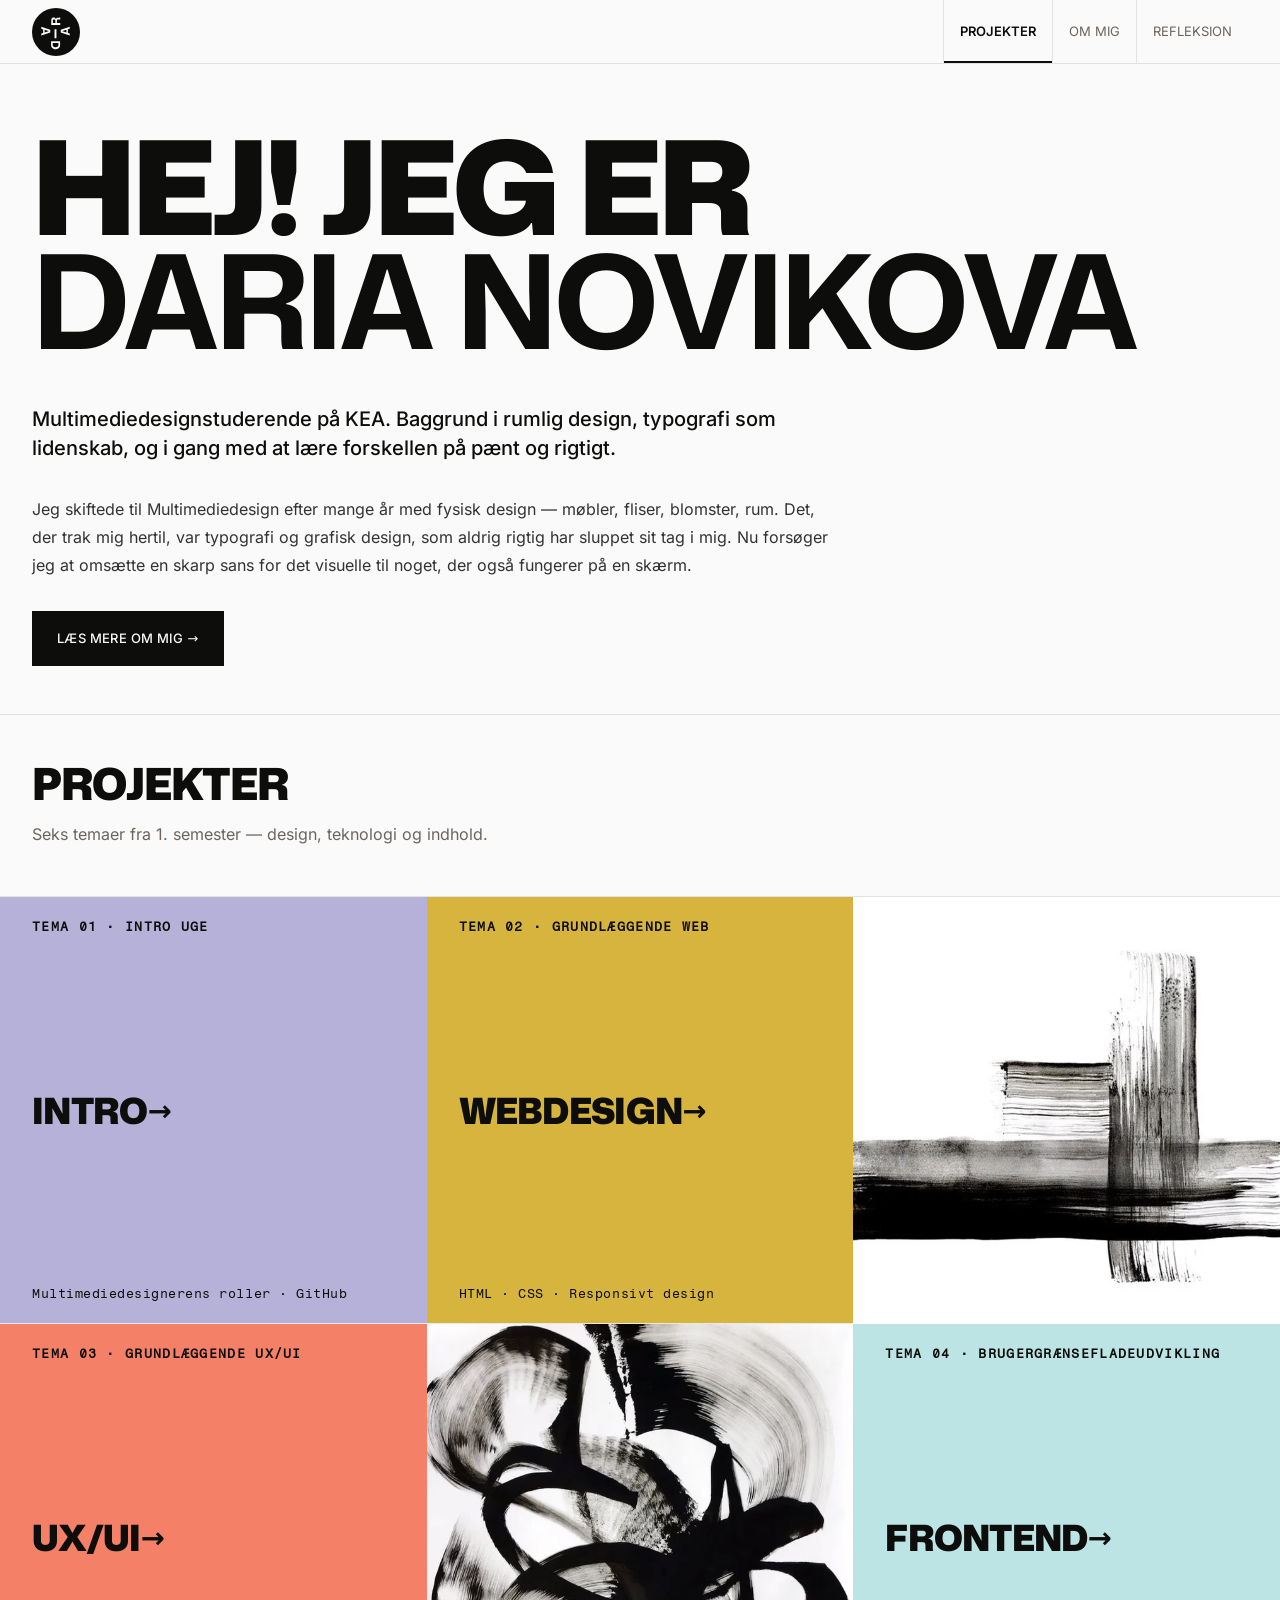
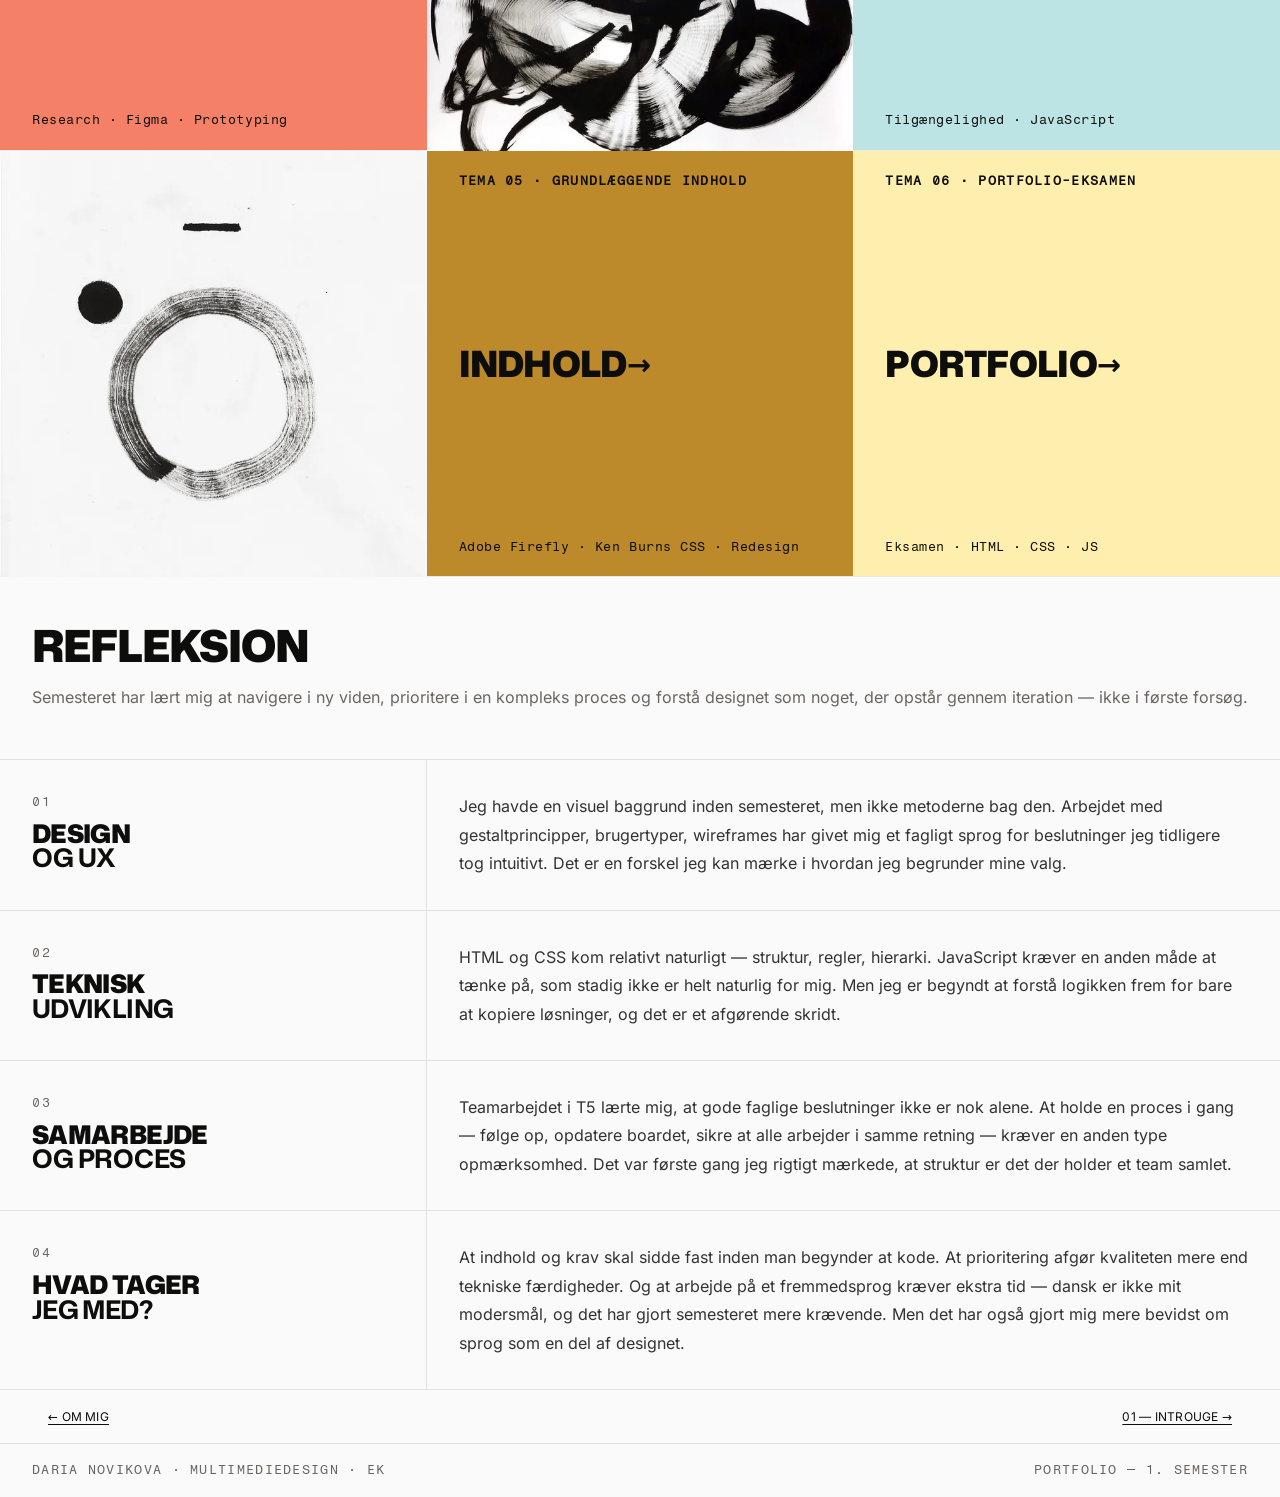
<file: index.html>
<!doctype html>
<html lang="da">
  <head>
    <meta charset="UTF-8" />
    <meta name="viewport" content="width=device-width, initial-scale=1.0" />
    <meta name="description" content="Portfolio - 1. semester Multimediedesign, EK. Projekter, proces og læring." />

    <!-- SVG favicon (modern browsers — auto dark/light via media query) -->
    <link rel="icon" type="image/x-icon" href="img/favicons/favicon-dark.ico" />
    <link rel="icon" type="image/svg+xml" href="img/favicons/favicon-dark.svg" media="(prefers-color-scheme: light)" />
    <link rel="icon" type="image/svg+xml" href="img/favicons/favicon-light.svg" media="(prefers-color-scheme: dark)" />

    <!-- PNG fallbacks -->
    <link rel="icon" type="image/png" sizes="32x32" href="img/favicons/favicon-dark-32x32.png" />
    <link rel="icon" type="image/png" sizes="16x16" href="img/favicons/favicon-dark-16x16.png" />

    <!-- Apple Touch Icon (iOS home screen, 180px) -->
    <link rel="apple-touch-icon" sizes="180x180" href="img/favicons/apple-touch-icon-dark.png" />

    <!-- Android / PWA -->
    <link rel="icon" type="image/png" sizes="192x192" href="img/favicons/favicon-dark-192x192.png" />
    <link rel="icon" type="image/png" sizes="512x512" href="img/favicons/favicon-dark-512x512.png" />

    <title>Daria Novikova — Portfolio — Multimediedesign KEA</title>

    <link rel="stylesheet" href="css/style.css" />
    <link rel="stylesheet" href="css/index.css" />

    <!-- Forudindlæs LCP-billede så browseren henter det så tidligt som muligt Lighthouse-->
    <link rel="preload" as="image" href="img/img_index/01-676.webp" imagesrcset="img/img_index/01-676.webp 676w, img/img_index/01.webp 960w" imagesizes="(min-width: 900px) 33vw, (min-width: 600px) 50vw, 100vw" />
  </head>

  <body>
    <!-- Navigation -->
    <nav class="top-nav" aria-label="Sidenavigation">
      <a href="index.html" class="nav-logo" aria-label="Gå til forside">
        <span class="nav-logo-default" aria-hidden="true">
          <svg width="48" height="48" viewBox="0 0 85.46 85.46" xmlns="http://www.w3.org/2000/svg">
            <circle cx="42.73" cy="42.73" r="42.73" fill="#0d0d0b" />
            <path
              d="M33.98,59.08h16.02v6.83c0,1.58-.33,2.92-1,4.02s-1.6,1.93-2.8,2.5c-1.2.57-2.61.86-4.22.86-1.19,0-2.27-.16-3.26-.48s-1.83-.8-2.54-1.43-1.25-1.4-1.63-2.32c-.38-.92-.57-1.97-.57-3.15v-6.83ZM36.9,62.5v2.83c0,.64.09,1.24.26,1.78s.46,1.01.86,1.41.92.7,1.58.92,1.47.33,2.44.33c1.26,0,2.26-.19,2.99-.56.73-.37,1.26-.89,1.58-1.56.32-.67.48-1.44.48-2.32v-2.83h-10.2Z"
              fill="#fafafa"
            />
            <path d="M21.73,35.25l-5.18-1.72v3.56l3.3,1.02v6.35l-3.3,1.02v3.56l16.02-5.31v-4.88l-10.84-3.6ZM29.98,41.38l-2.07.59-5.42,1.67v-4.71l5.42,1.68,2.07.61v.16Z" fill="#fafafa" />
            <path
              d="M44.59,21.53c.16-.36.4-.6.71-.74.31-.14.69-.21,1.14-.21h2.05c.38,0,.73-.02,1.05-.05.32-.04.58-.1.77-.19v-3.45c-.31.13-.62.21-.92.23-.31.02-.61.03-.9.03h-2.64c-.6,0-1.11.09-1.53.27-.42.17-.76.45-1.03.84-.27.39-.46.89-.56,1.51h-.13c-.25-.91-.72-1.63-1.4-2.16-.68-.52-1.52-.79-2.51-.79-.59,0-1.12.08-1.59.24-.47.17-.88.4-1.23.7-.35.3-.64.66-.88,1.1-.23.43-.41.91-.52,1.46-.12.54-.18,1.14-.18,1.8v8.15h16.02v-3.43h-5.98v-3.8c0-.66.09-1.16.26-1.51ZM37.13,26.84v-3.93c0-.38.04-.73.12-1.03.08-.31.21-.58.38-.82.18-.23.4-.41.67-.53.27-.13.61-.19,1.02-.19.66,0,1.21.2,1.65.59.44.4.66,1.06.66,1.98v3.93h-4.5Z"
              fill="#fafafa"
            />
            <path d="M40.09,53.85v-16.02h3.43v16.02h-3.43Z" fill="#fafafa" />
            <path d="M67.17,37.01v-3.56l-16.02,5.31v4.88l16.02,5.32v-3.56l-3.3-1.02v-6.35l3.3-1.02ZM61.24,43.56l-5.43-1.68-2.07-.61v-.16l2.07-.59,5.43-1.68v4.72Z" fill="#fafafa" />
          </svg>
        </span>
        <span class="nav-logo-hover" aria-hidden="true">
          <svg width="48" height="48" viewBox="0 0 85.46 85.46" xmlns="http://www.w3.org/2000/svg">
            <circle cx="42.73" cy="42.73" r="42.73" fill="#ffefae" />
            <path
              d="M33.98,59.08h16.02v6.83c0,1.58-.33,2.92-1,4.02s-1.6,1.93-2.8,2.5c-1.2.57-2.61.86-4.22.86-1.19,0-2.27-.16-3.26-.48s-1.83-.8-2.54-1.43-1.25-1.4-1.63-2.32c-.38-.92-.57-1.97-.57-3.15v-6.83ZM36.9,62.5v2.83c0,.64.09,1.24.26,1.78s.46,1.01.86,1.41.92.7,1.58.92,1.47.33,2.44.33c1.26,0,2.26-.19,2.99-.56.73-.37,1.26-.89,1.58-1.56.32-.67.48-1.44.48-2.32v-2.83h-10.2Z"
              fill="#0d0d0b"
            />
            <path d="M21.73,35.25l-5.18-1.72v3.56l3.3,1.02v6.35l-3.3,1.02v3.56l16.02-5.31v-4.88l-10.84-3.6ZM29.98,41.38l-2.07.59-5.42,1.67v-4.71l5.42,1.68,2.07.61v.16Z" fill="#0d0d0b" />
            <path
              d="M44.59,21.53c.16-.36.4-.6.71-.74.31-.14.69-.21,1.14-.21h2.05c.38,0,.73-.02,1.05-.05.32-.04.58-.1.77-.19v-3.45c-.31.13-.62.21-.92.23-.31.02-.61.03-.9.03h-2.64c-.6,0-1.11.09-1.53.27-.42.17-.76.45-1.03.84-.27.39-.46.89-.56,1.51h-.13c-.25-.91-.72-1.63-1.4-2.16-.68-.52-1.52-.79-2.51-.79-.59,0-1.12.08-1.59.24-.47.17-.88.4-1.23.7-.35.3-.64.66-.88,1.1-.23.43-.41.91-.52,1.46-.12.54-.18,1.14-.18,1.8v8.15h16.02v-3.43h-5.98v-3.8c0-.66.09-1.16.26-1.51ZM37.13,26.84v-3.93c0-.38.04-.73.12-1.03.08-.31.21-.58.38-.82.18-.23.4-.41.67-.53.27-.13.61-.19,1.02-.19.66,0,1.21.2,1.65.59.44.4.66,1.06.66,1.98v3.93h-4.5Z"
              fill="#0d0d0b"
            />
            <path d="M40.09,53.85v-16.02h3.43v16.02h-3.43Z" fill="#0d0d0b" />
            <path d="M67.17,37.01v-3.56l-16.02,5.31v4.88l16.02,5.32v-3.56l-3.3-1.02v-6.35l3.3-1.02ZM61.24,43.56l-5.43-1.68-2.07-.61v-.16l2.07-.59,5.43-1.68v4.72Z" fill="#0d0d0b" />
          </svg>
        </span>
      </a>
      <ul class="nav-links">
        <li><a href="index.html#projekter" class="aktiv" aria-current="page">Projekter</a></li>
        <li><a href="om-mig.html">Om mig</a></li>
        <li><a href="index.html#refleksion">Refleksion</a></li>
      </ul>
      <button type="button" class="burger-knap" aria-label="Åbn menu" aria-expanded="false" aria-controls="mobil-menu">
        <span></span>
        <span></span>
        <span></span>
      </button>
    </nav>

    <!-- Mobil menu -->
    <ul class="mobil-menu" id="mobil-menu">
      <li><a href="index.html#projekter" class="aktiv" aria-current="page">Projekter</a></li>
      <li><a href="om-mig.html">Om mig</a></li>
      <li><a href="index.html#refleksion">Refleksion</a></li>
    </ul>

    <!-- Header -->
    <header class="hero">
      <div class="hero-row hero-row-navn">
        <h1 class="hero-titel">Hej! Jeg er <em>Daria Novikova</em></h1>
      </div>

      <div class="hero-row hero-row-tagline">
        <p class="hero-tagline">Multimediedesignstuderende på KEA. Baggrund i rumlig design, typografi som lidenskab, og i gang med at lære forskellen på pænt og rigtigt.</p>
      </div>

      <div class="hero-row hero-row-bio">
        <div class="hero-bio-indhold">
          <p class="hero-bio-tekst">
            Jeg skiftede til Multimediedesign efter mange år med fysisk design — møbler, fliser, blomster, rum. Det, der trak mig hertil, var typografi og grafisk design, som aldrig rigtig har sluppet sit tag i mig. Nu forsøger jeg at omsætte en
            skarp sans for det visuelle til noget, der også fungerer på en skærm.
          </p>
          <a href="om-mig.html" class="hero-om-knap">Læs mere om mig →</a>
        </div>
      </div>
    </header>

    <main id="hoved-indhold">
      <!-- Projekter Sektion -->
      <section id="projekter" aria-labelledby="projekter-titel">
        <div class="sek-overskrift-row">
          <h2 class="sek-stor-h" id="projekter-titel">Projekter</h2>
          <p class="ref-intro-tekst">Seks temaer fra 1. semester — design, teknologi og indhold.</p>
        </div>

        <div class="projekt-gitter">
          <!-- Row 1: T01 · T02 · Mono -->
          <!-- T01 -->
          <a href="t1-introuge.html" class="kort moerk">
            <div class="kort-bg t1-bg"></div>
            <div class="kort-enter"><span>→</span></div>
            <div class="kort-indre">
              <div><p class="kort-type">Tema 01 &middot; Intro uge</p></div>
              <h3 class="kort-titel"><em>Intro</em><span class="kort-pil"> →</span></h3>
              <p class="kort-meta">Multimediedesignerens roller &middot; GitHub</p>
            </div>
          </a>
          <!-- T02 -->
          <a href="t2-web.html" class="kort moerk">
            <div class="kort-bg t2-bg"></div>
            <div class="kort-enter"><span>→</span></div>
            <div class="kort-indre">
              <div><p class="kort-type">Tema 02 &middot; Grundlæggende web</p></div>
              <h3 class="kort-titel"><em>Webdesign</em><span class="kort-pil"> →</span></h3>
              <p class="kort-meta">HTML &middot; CSS &middot; Responsivt design</p>
            </div>
          </a>
          <!-- Mono -->
          <div class="foto-celle">
            <img
              src="img/img_index/01.webp"
              srcset="img/img_index/01-676.webp 676w, img/img_index/01.webp 960w"
              sizes="(min-width: 900px) 33vw, (min-width: 600px) 50vw, 100vw"
              width="960"
              height="960"
              alt="Gestuel penselstrøg — organisk kontrast til projektkorterne"
              fetchpriority="high"
              loading="eager"
            />
          </div>

          <!-- Row 2: T03 · Mono · T04 -->
          <!-- T03 -->
          <a href="t3-ux.html" class="kort moerk">
            <div class="kort-bg t3-bg"></div>
            <div class="kort-enter"><span>→</span></div>
            <div class="kort-indre">
              <div><p class="kort-type">Tema 03 &middot; Grundlæggende UX/UI</p></div>
              <h3 class="kort-titel"><em>UX/UI</em><span class="kort-pil"> →</span></h3>
              <p class="kort-meta">Research &middot; Figma &middot; Prototyping</p>
            </div>
          </a>
          <!-- Mono -->
          <div class="foto-celle">
            <img
              src="img/img_index/02.webp"
              srcset="img/img_index/02-676.webp 676w, img/img_index/02.webp 960w"
              sizes="(min-width: 900px) 33vw, (min-width: 600px) 50vw, 100vw"
              width="960"
              height="960"
              alt="Cirkulær penselform — organisk kontrast til projektkorterne"
              loading="lazy"
            />
          </div>
          <!-- T04 -->
          <a href="t4-ui.html" class="kort moerk">
            <div class="kort-bg t4-bg"></div>
            <div class="kort-enter"><span>→</span></div>
            <div class="kort-indre">
              <div><p class="kort-type">Tema 04 &middot; Brugergrænsefladeudvikling</p></div>
              <h3 class="kort-titel"><em>Frontend</em><span class="kort-pil"> →</span></h3>
              <p class="kort-meta">Tilgængelighed &middot; JavaScript</p>
            </div>
          </a>

          <!-- Row 3: Mono · T05 · T06 -->
          <!-- Mono -->
          <div class="foto-celle">
            <img
              src="img/img_index/03.webp"
              srcset="img/img_index/03-676.webp 676w, img/img_index/03.webp 960w"
              sizes="(min-width: 900px) 33vw, (min-width: 600px) 50vw, 100vw"
              width="960"
              height="960"
              alt="Ekspressivt penselstrøg — organisk kontrast til projektkorterne"
              loading="lazy"
            />
          </div>
          <!-- T05 -->
          <a href="t5-indhold.html" class="kort moerk">
            <div class="kort-bg t5-bg"></div>
            <div class="kort-enter"><span>→</span></div>
            <div class="kort-indre">
              <div><p class="kort-type">Tema 05 &middot; Grundlæggende indhold</p></div>
              <h3 class="kort-titel"><em>Indhold</em><span class="kort-pil"> →</span></h3>
              <p class="kort-meta">Adobe Firefly &middot; Ken Burns CSS &middot; Redesign</p>
            </div>
          </a>
          <!-- T06 -->
          <a href="t6-portfolio.html" class="kort moerk">
            <div class="kort-bg t6-bg"></div>
            <div class="kort-enter"><span>→</span></div>
            <div class="kort-indre">
              <div><p class="kort-type">Tema 06 &middot; Portfolio-eksamen</p></div>
              <h3 class="kort-titel"><em>Portfolio</em><span class="kort-pil"> →</span></h3>
              <p class="kort-meta">Eksamen &middot; HTML &middot; CSS &middot; JS</p>
            </div>
          </a>
        </div>
        <!-- Slut på projekt-gitter -->
      </section>

      <!-- Reflektion Sektion -->
      <section id="refleksion" aria-labelledby="ref-h">
        <div class="sek-overskrift-row">
          <h2 class="ref-stor-h sek-stor-h" id="ref-h">Refleksion</h2>
          <p class="ref-intro-tekst">Semesteret har lært mig at navigere i ny viden, prioritere i en kompleks proces og forstå designet som noget, der opstår gennem iteration — ikke i første forsøg.</p>
        </div>

        <div class="ref-kategori">
          <div class="ref-kat-header">
            <span class="ref-kat-nr">01</span>
            <h3 class="ref-kat-titel">Design<br /><em>og UX</em></h3>
          </div>
          <div class="ref-kat-tekst">
            <p>
              Jeg havde en visuel baggrund inden semesteret, men ikke metoderne bag den. Arbejdet med gestaltprincipper, brugertyper, wireframes har givet mig et fagligt sprog for beslutninger jeg tidligere tog intuitivt. Det er en forskel jeg kan
              mærke i hvordan jeg begrunder mine valg.
            </p>
          </div>
        </div>

        <div class="ref-kategori">
          <div class="ref-kat-header">
            <span class="ref-kat-nr">02</span>
            <h3 class="ref-kat-titel">Teknisk<br /><em>udvikling</em></h3>
          </div>
          <div class="ref-kat-tekst">
            <p>
              HTML og CSS kom relativt naturligt — struktur, regler, hierarki. JavaScript kræver en anden måde at tænke på, som stadig ikke er helt naturlig for mig. Men jeg er begyndt at forstå logikken frem for bare at kopiere løsninger, og det er
              et afgørende skridt.
            </p>
          </div>
        </div>

        <div class="ref-kategori">
          <div class="ref-kat-header">
            <span class="ref-kat-nr">03</span>
            <h3 class="ref-kat-titel">Samarbejde<br /><em>og proces</em></h3>
          </div>
          <div class="ref-kat-tekst">
            <p>
              Teamarbejdet i T5 lærte mig, at gode faglige beslutninger ikke er nok alene. At holde en proces i gang — følge op, opdatere boardet, sikre at alle arbejder i samme retning — kræver en anden type opmærksomhed. Det var første gang jeg
              rigtigt mærkede, at struktur er det der holder et team samlet.
            </p>
          </div>
        </div>

        <div class="ref-kategori ref-kategori-last">
          <div class="ref-kat-header">
            <span class="ref-kat-nr">04</span>
            <h3 class="ref-kat-titel">Hvad tager<br /><em>jeg med?</em></h3>
          </div>
          <div class="ref-kat-tekst">
            <p>
              At indhold og krav skal sidde fast inden man begynder at kode. At prioritering afgør kvaliteten mere end tekniske færdigheder. Og at arbejde på et fremmedsprog kræver ekstra tid — dansk er ikke mit modersmål, og det har gjort semesteret
              mere krævende. Men det har også gjort mig mere bevidst om sprog som en del af designet.
            </p>
          </div>
        </div>
      </section>
    </main>

    <nav class="projekt-nav">
      <span class="pnav"><a href="om-mig.html">← Om mig</a></span>
      <span class="pnav"><a href="t1-introuge.html">01 — Introuge →</a></span>
    </nav>

    <!-- Footer -->
    <footer>
      <span class="footer-tekst">Daria Novikova &middot; Multimediedesign &middot; EK</span>
      <span class="footer-tekst">Portfolio — 1. semester</span>
    </footer>

    <script src="js/nav.js"></script>
  </body>
</html>
</file>
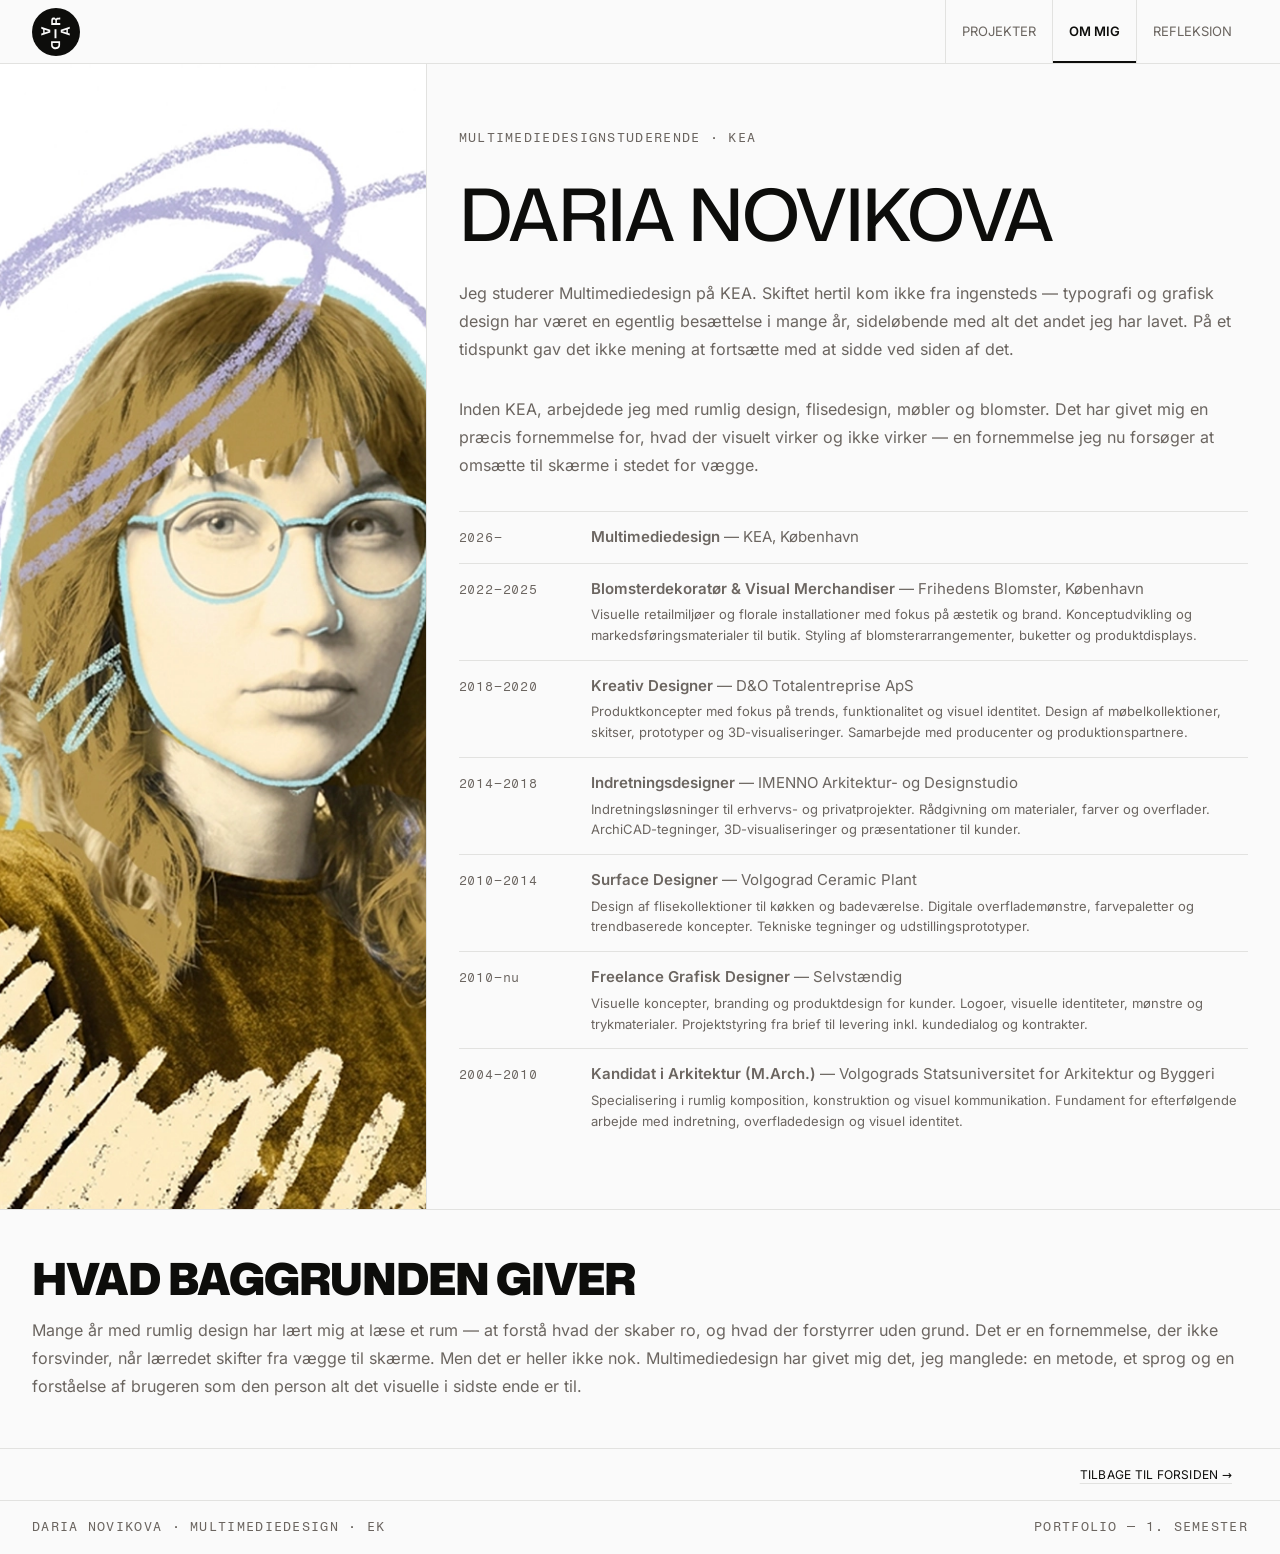
<file: om-mig.html>
<!doctype html>
<html lang="da">
  <head>
    <meta charset="UTF-8" />
    <meta name="viewport" content="width=device-width, initial-scale=1.0" />
    <meta name="description" content="Om Daria Novikova — Multimediedesignstuderende på KEA. Baggrund, uddannelse og refleksioner over 1. semester." />
    <title>Om mig — Daria Novikova — Portfolio</title>

    <link rel="stylesheet" href="css/style.css" />
    <link rel="stylesheet" href="css/om-mig.css" />

    <!-- SVG favicon (modern browsers — auto dark/light via media query) -->
    <link rel="icon" type="image/x-icon" href="img/favicons/favicon-dark.ico" />
    <link rel="icon" type="image/svg+xml" href="img/favicons/favicon-dark.svg" media="(prefers-color-scheme: light)" />
    <link rel="icon" type="image/svg+xml" href="img/favicons/favicon-light.svg" media="(prefers-color-scheme: dark)" />
    <!-- PNG fallbacks -->
    <link rel="icon" type="image/png" sizes="32x32" href="img/favicons/favicon-dark-32x32.png" />
    <link rel="icon" type="image/png" sizes="16x16" href="img/favicons/favicon-dark-16x16.png" />
    <!-- Apple Touch Icon (iOS home screen, 180px) -->
    <link rel="apple-touch-icon" sizes="180x180" href="img/favicons/apple-touch-icon-dark.png" />
    <!-- Android / PWA -->
    <link rel="icon" type="image/png" sizes="192x192" href="img/favicons/favicon-dark-192x192.png" />
    <link rel="icon" type="image/png" sizes="512x512" href="img/favicons/favicon-dark-512x512.png" />
  </head>

  <body>
    <!-- Navigation -->
    <nav class="top-nav" aria-label="Sidenavigation">
      <a href="index.html" class="nav-logo" aria-label="Gå til startside">
        <span class="nav-logo-default" aria-hidden="true">
          <svg width="48" height="48" viewBox="0 0 85.46 85.46" xmlns="http://www.w3.org/2000/svg">
            <circle cx="42.73" cy="42.73" r="42.73" fill="#0d0d0b" />
            <path
              d="M33.98,59.08h16.02v6.83c0,1.58-.33,2.92-1,4.02s-1.6,1.93-2.8,2.5c-1.2.57-2.61.86-4.22.86-1.19,0-2.27-.16-3.26-.48s-1.83-.8-2.54-1.43-1.25-1.4-1.63-2.32c-.38-.92-.57-1.97-.57-3.15v-6.83ZM36.9,62.5v2.83c0,.64.09,1.24.26,1.78s.46,1.01.86,1.41.92.7,1.58.92,1.47.33,2.44.33c1.26,0,2.26-.19,2.99-.56.73-.37,1.26-.89,1.58-1.56.32-.67.48-1.44.48-2.32v-2.83h-10.2Z"
              fill="#fafafa"
            />
            <path d="M21.73,35.25l-5.18-1.72v3.56l3.3,1.02v6.35l-3.3,1.02v3.56l16.02-5.31v-4.88l-10.84-3.6ZM29.98,41.38l-2.07.59-5.42,1.67v-4.71l5.42,1.68,2.07.61v.16Z" fill="#fafafa" />
            <path
              d="M44.59,21.53c.16-.36.4-.6.71-.74.31-.14.69-.21,1.14-.21h2.05c.38,0,.73-.02,1.05-.05.32-.04.58-.1.77-.19v-3.45c-.31.13-.62.21-.92.23-.31.02-.61.03-.9.03h-2.64c-.6,0-1.11.09-1.53.27-.42.17-.76.45-1.03.84-.27.39-.46.89-.56,1.51h-.13c-.25-.91-.72-1.63-1.4-2.16-.68-.52-1.52-.79-2.51-.79-.59,0-1.12.08-1.59.24-.47.17-.88.4-1.23.7-.35.3-.64.66-.88,1.1-.23.43-.41.91-.52,1.46-.12.54-.18,1.14-.18,1.8v8.15h16.02v-3.43h-5.98v-3.8c0-.66.09-1.16.26-1.51ZM37.13,26.84v-3.93c0-.38.04-.73.12-1.03.08-.31.21-.58.38-.82.18-.23.4-.41.67-.53.27-.13.61-.19,1.02-.19.66,0,1.21.2,1.65.59.44.4.66,1.06.66,1.98v3.93h-4.5Z"
              fill="#fafafa"
            />
            <path d="M40.09,53.85v-16.02h3.43v16.02h-3.43Z" fill="#fafafa" />
            <path d="M67.17,37.01v-3.56l-16.02,5.31v4.88l16.02,5.32v-3.56l-3.3-1.02v-6.35l3.3-1.02ZM61.24,43.56l-5.43-1.68-2.07-.61v-.16l2.07-.59,5.43-1.68v4.72Z" fill="#fafafa" />
          </svg>
        </span>
        <span class="nav-logo-hover" aria-hidden="true">
          <svg width="48" height="48" viewBox="0 0 85.46 85.46" xmlns="http://www.w3.org/2000/svg">
            <circle cx="42.73" cy="42.73" r="42.73" fill="#ffefae" />
            <path
              d="M33.98,59.08h16.02v6.83c0,1.58-.33,2.92-1,4.02s-1.6,1.93-2.8,2.5c-1.2.57-2.61.86-4.22.86-1.19,0-2.27-.16-3.26-.48s-1.83-.8-2.54-1.43-1.25-1.4-1.63-2.32c-.38-.92-.57-1.97-.57-3.15v-6.83ZM36.9,62.5v2.83c0,.64.09,1.24.26,1.78s.46,1.01.86,1.41.92.7,1.58.92,1.47.33,2.44.33c1.26,0,2.26-.19,2.99-.56.73-.37,1.26-.89,1.58-1.56.32-.67.48-1.44.48-2.32v-2.83h-10.2Z"
              fill="#0d0d0b"
            />
            <path d="M21.73,35.25l-5.18-1.72v3.56l3.3,1.02v6.35l-3.3,1.02v3.56l16.02-5.31v-4.88l-10.84-3.6ZM29.98,41.38l-2.07.59-5.42,1.67v-4.71l5.42,1.68,2.07.61v.16Z" fill="#0d0d0b" />
            <path
              d="M44.59,21.53c.16-.36.4-.6.71-.74.31-.14.69-.21,1.14-.21h2.05c.38,0,.73-.02,1.05-.05.32-.04.58-.1.77-.19v-3.45c-.31.13-.62.21-.92.23-.31.02-.61.03-.9.03h-2.64c-.6,0-1.11.09-1.53.27-.42.17-.76.45-1.03.84-.27.39-.46.89-.56,1.51h-.13c-.25-.91-.72-1.63-1.4-2.16-.68-.52-1.52-.79-2.51-.79-.59,0-1.12.08-1.59.24-.47.17-.88.4-1.23.7-.35.3-.64.66-.88,1.1-.23.43-.41.91-.52,1.46-.12.54-.18,1.14-.18,1.8v8.15h16.02v-3.43h-5.98v-3.8c0-.66.09-1.16.26-1.51ZM37.13,26.84v-3.93c0-.38.04-.73.12-1.03.08-.31.21-.58.38-.82.18-.23.4-.41.67-.53.27-.13.61-.19,1.02-.19.66,0,1.21.2,1.65.59.44.4.66,1.06.66,1.98v3.93h-4.5Z"
              fill="#0d0d0b"
            />
            <path d="M40.09,53.85v-16.02h3.43v16.02h-3.43Z" fill="#0d0d0b" />
            <path d="M67.17,37.01v-3.56l-16.02,5.31v4.88l16.02,5.32v-3.56l-3.3-1.02v-6.35l3.3-1.02ZM61.24,43.56l-5.43-1.68-2.07-.61v-.16l2.07-.59,5.43-1.68v4.72Z" fill="#0d0d0b" />
          </svg>
        </span>
      </a>
      <ul class="nav-links">
        <li><a href="index.html#projekter">Projekter</a></li>
        <li><a href="om-mig.html" class="aktiv" aria-current="page">Om mig</a></li>
        <li><a href="index.html#refleksion">Refleksion</a></li>
      </ul>
      <button type="button" class="burger-knap" aria-label="Åbn menu" aria-expanded="false" aria-controls="mobil-menu">
        <span></span>
        <span></span>
        <span></span>
      </button>
    </nav>

    <!-- Mobil menu -->
    <ul class="mobil-menu" id="mobil-menu">
      <li><a href="index.html#projekter">Projekter</a></li>
      <li><a href="om-mig.html" class="aktiv" aria-current="page">Om mig</a></li>
      <li><a href="index.html#refleksion">Refleksion</a></li>
    </ul>

    <main id="om-mig-hoved">
      <section class="om-mig-hero">
        <!-- Portræt -->
        <div class="om-mig-portræt">
          <img src="img/img_om_mig/portrait.webp" width="960" height="1200" alt="Portræt af Daria Novikova" />
        </div>
        <!-- Tekst -->
        <div class="om-mig-tekst">
          <p class="om-mig-overtekst">Multimediedesignstuderende &middot; KEA</p>
          <h1 class="om-mig-navn" id="om-navn">Daria Novikova</h1>
          <p class="om-mig-beskrivelse">
            Jeg studerer Multimediedesign på KEA. Skiftet hertil kom ikke fra ingensteds — typografi og grafisk design har været en egentlig besættelse i mange år, sideløbende med alt det andet jeg har lavet. På et tidspunkt gav det ikke mening at
            fortsætte med at sidde ved siden af det.
          </p>
          <p class="om-mig-beskrivelse">
            Inden KEA, arbejdede jeg med rumlig design, flisedesign, møbler og blomster. Det har givet mig en præcis fornemmelse for, hvad der visuelt virker og ikke virker — en fornemmelse jeg nu forsøger at omsætte til skærme i stedet for vægge.
          </p>
          <!-- CV -->
          <div class="cv-liste">
            <div class="cv-punkt">
              <span class="cv-aar">2026–</span>
              <div class="cv-tekst-wrap">
                <p class="cv-tekst"><strong>Multimediedesign</strong> &mdash; KEA, København</p>
              </div>
            </div>
            <div class="cv-punkt">
              <span class="cv-aar">2022–2025</span>
              <div class="cv-tekst-wrap">
                <p class="cv-tekst"><strong>Blomsterdekoratør &amp; Visual Merchandiser</strong> &mdash; Frihedens Blomster, København</p>
                <p class="cv-beskrivelse">Visuelle retailmiljøer og florale installationer med fokus på æstetik og brand. Konceptudvikling og markedsføringsmaterialer til butik. Styling af blomsterarrangementer, buketter og produktdisplays.</p>
              </div>
            </div>
            <div class="cv-punkt">
              <span class="cv-aar">2018–2020</span>
              <div class="cv-tekst-wrap">
                <p class="cv-tekst"><strong>Kreativ Designer</strong> &mdash; D&amp;O Totalentreprise ApS</p>
                <p class="cv-beskrivelse">Produktkoncepter med fokus på trends, funktionalitet og visuel identitet. Design af møbelkollektioner, skitser, prototyper og 3D-visualiseringer. Samarbejde med producenter og produktionspartnere.</p>
              </div>
            </div>
            <div class="cv-punkt">
              <span class="cv-aar">2014–2018</span>
              <div class="cv-tekst-wrap">
                <p class="cv-tekst"><strong>Indretningsdesigner</strong> &mdash; IMENNO Arkitektur- og Designstudio</p>
                <p class="cv-beskrivelse">Indretningsløsninger til erhvervs- og privatprojekter. Rådgivning om materialer, farver og overflader. ArchiCAD-tegninger, 3D-visualiseringer og præsentationer til kunder.</p>
              </div>
            </div>
            <div class="cv-punkt">
              <span class="cv-aar">2010–2014</span>
              <div class="cv-tekst-wrap">
                <p class="cv-tekst"><strong>Surface Designer</strong> &mdash; Volgograd Ceramic Plant</p>
                <p class="cv-beskrivelse">Design af flisekollektioner til køkken og badeværelse. Digitale overflademønstre, farvepaletter og trendbaserede koncepter. Tekniske tegninger og udstillingsprototyper.</p>
              </div>
            </div>
            <div class="cv-punkt">
              <span class="cv-aar">2010–nu</span>
              <div class="cv-tekst-wrap">
                <p class="cv-tekst"><strong>Freelance Grafisk Designer</strong> &mdash; Selvstændig</p>
                <p class="cv-beskrivelse">Visuelle koncepter, branding og produktdesign for kunder. Logoer, visuelle identiteter, mønstre og trykmaterialer. Projektstyring fra brief til levering inkl. kundedialog og kontrakter.</p>
              </div>
            </div>
            <div class="cv-punkt">
              <span class="cv-aar">2004–2010</span>
              <div class="cv-tekst-wrap">
                <p class="cv-tekst"><strong>Kandidat i Arkitektur (M.Arch.)</strong> &mdash; Volgograds Statsuniversitet for Arkitektur og Byggeri</p>
                <p class="cv-beskrivelse">Specialisering i rumlig komposition, konstruktion og visuel kommunikation. Fundament for efterfølgende arbejde med indretning, overfladedesign og visuel identitet.</p>
              </div>
            </div>
          </div>
        </div>
      </section>

      <section>
        <div class="sem-top">
          <h2 class="sem-overskrift" id="sem-h">Hvad baggrunden giver</h2>
          <p class="sem-citat">
            Mange år med rumlig design har lært mig at læse et rum — at forstå hvad der skaber ro, og hvad der forstyrrer uden grund. Det er en fornemmelse, der ikke forsvinder, når lærredet skifter fra vægge til skærme. Men det er heller ikke nok.
            Multimediedesign har givet mig det, jeg manglede: en metode, et sprog og en forståelse af brugeren som den person alt det visuelle i sidste ende er til.
          </p>
        </div>
      </section>
    </main>

    <nav class="projekt-nav">
      <a href="index.html" class="pnav">Tilbage til forsiden →</a>
    </nav>

    <!-- Footer -->
    <footer>
      <span class="footer-tekst">Daria Novikova &middot; Multimediedesign &middot; EK</span>
      <span class="footer-tekst">Portfolio — 1. semester</span>
    </footer>

    <script src="js/nav.js"></script>
  </body>
</html>
</file>
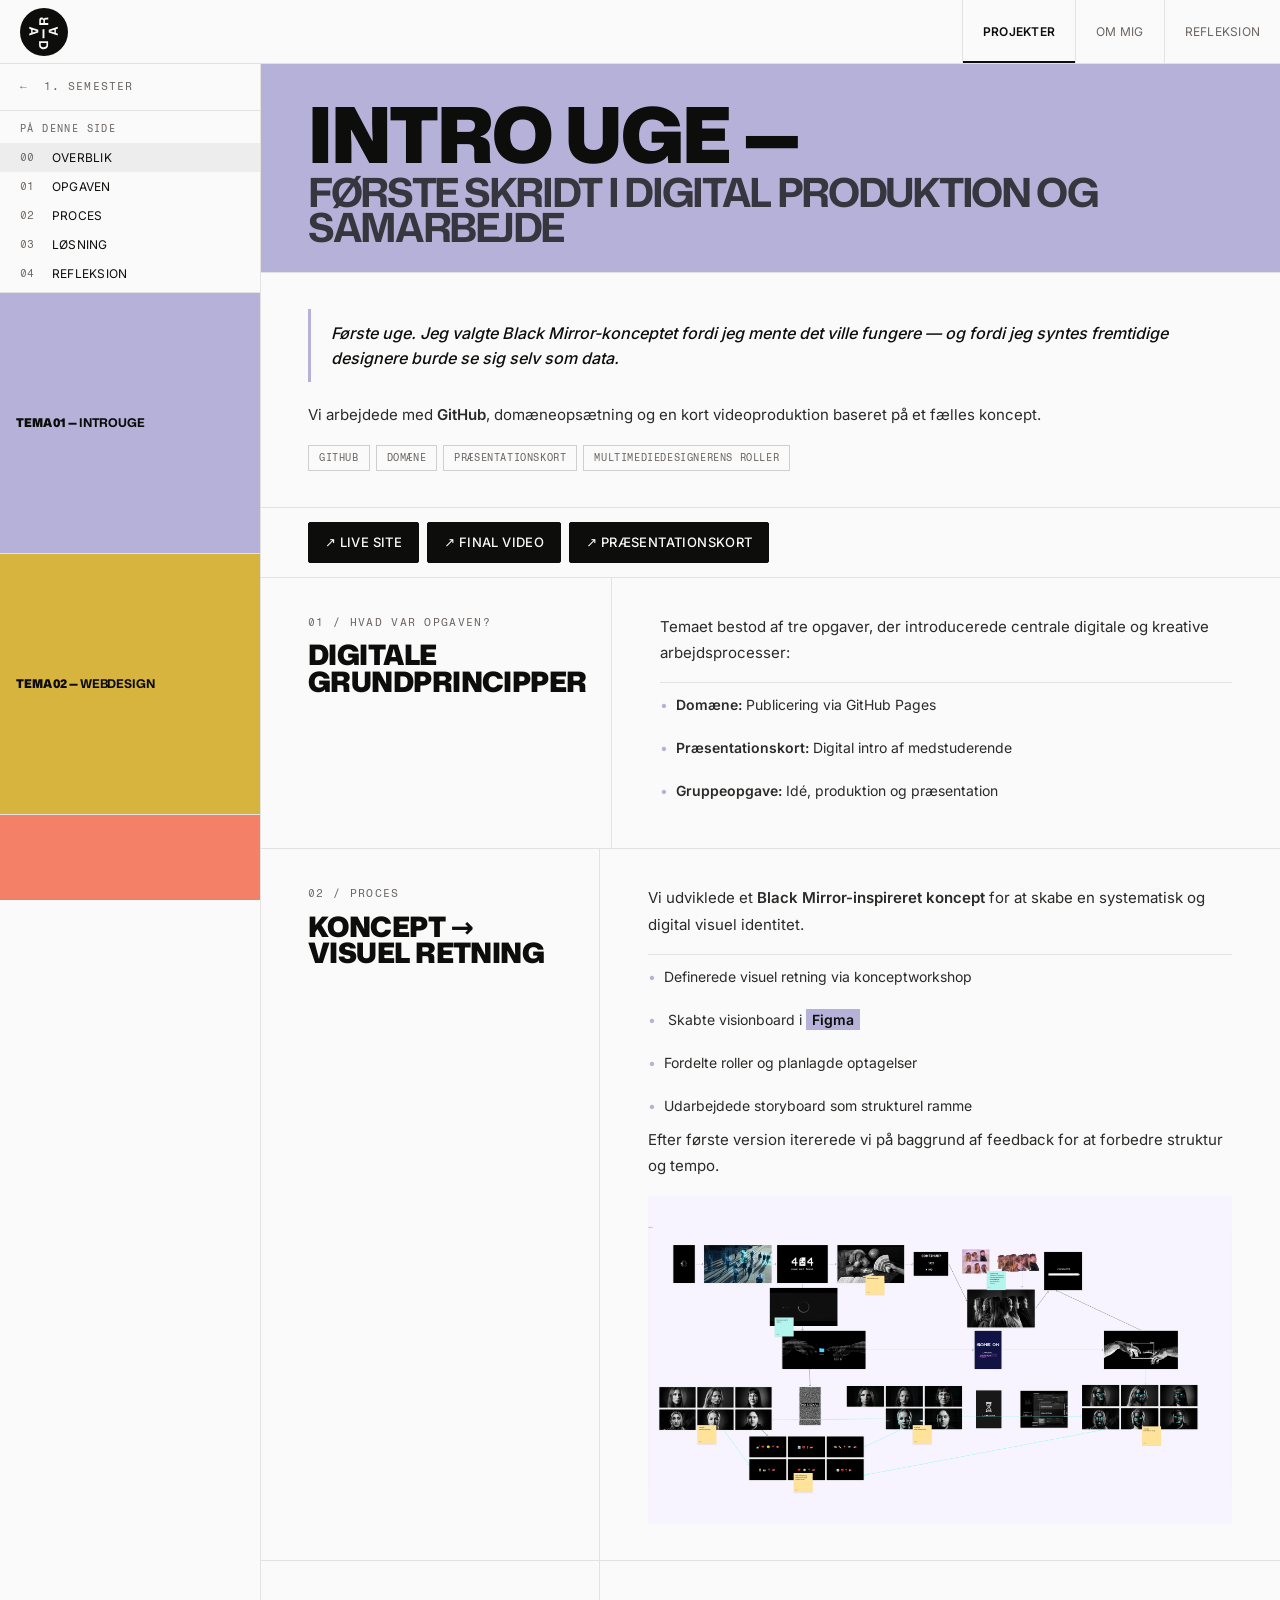
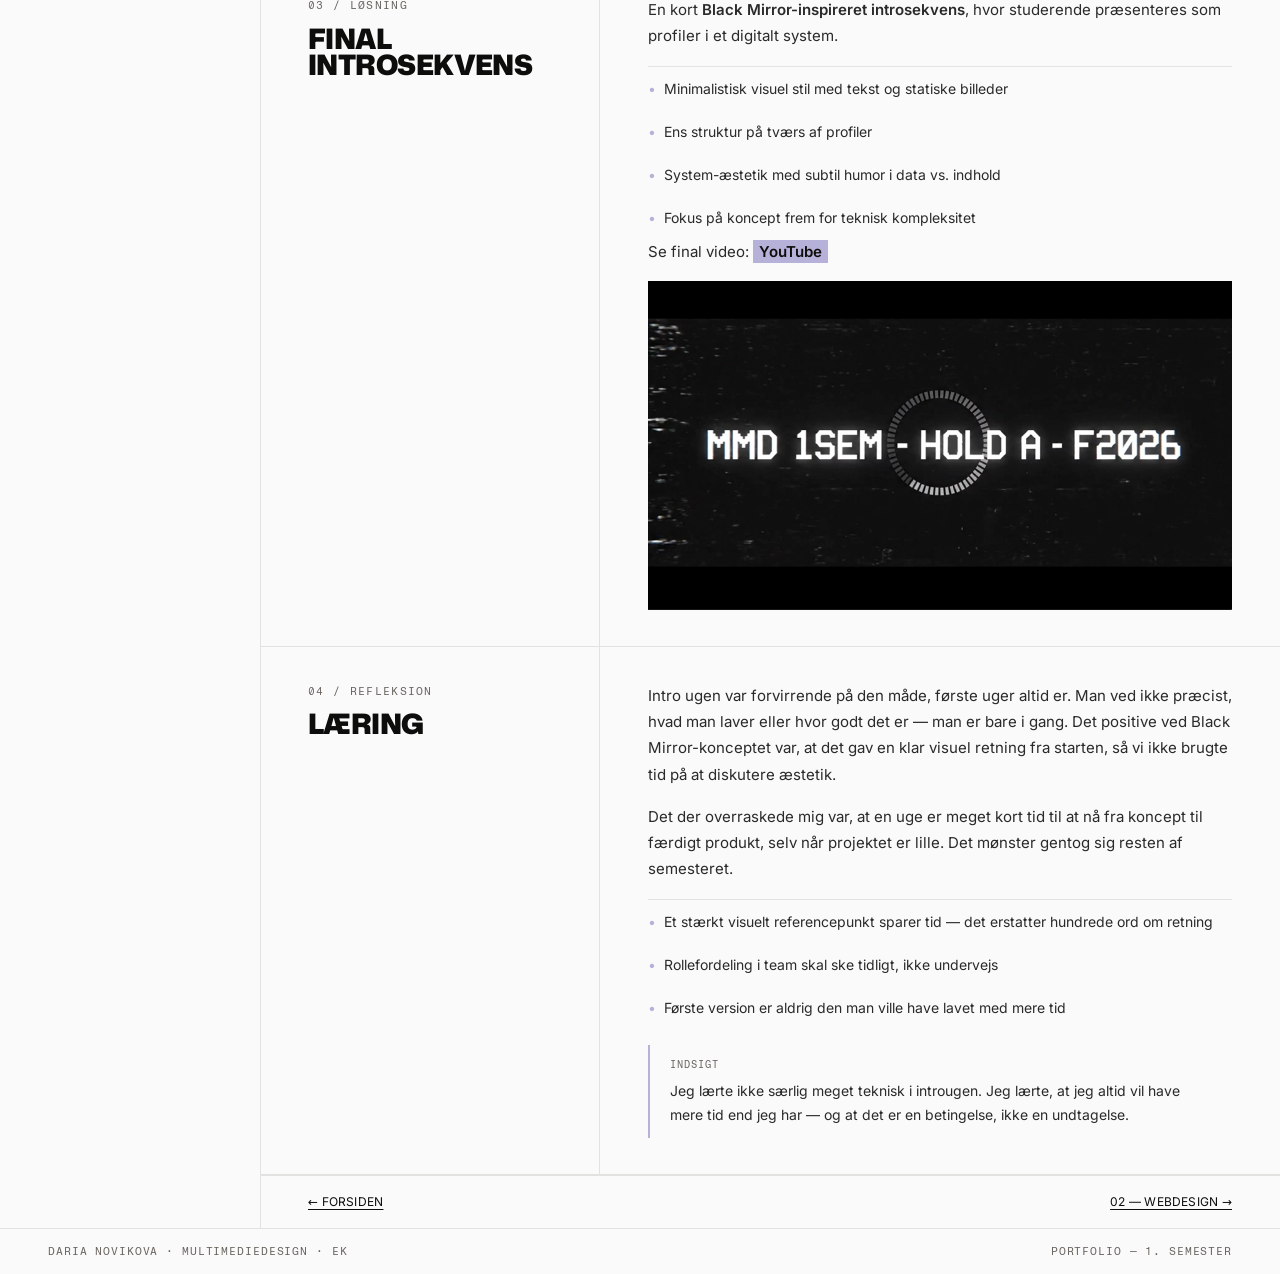
<file: t1-introuge.html>
<!doctype html>
<html lang="da">
  <head>
    <meta charset="UTF-8" />
    <meta name="viewport" content="width=device-width, initial-scale=1.0" />
    <meta name="description" content="Tema 1: Introuge — GitHub, domæneopsætning og videoproduktion. Daria Novikova, EK Multimediedesign 1. semester." />
    <title>T1 Intro uge — Daria Novikova</title>

    <link rel="stylesheet" href="css/style.css" />
    <link rel="stylesheet" href="css/tema-base.css" />
    <link rel="stylesheet" href="css/t1.css" />
    <link rel="preload" as="image" href="img/img_01/figma_storyboard.webp" />
    <!-- Favicon -->
    <link rel="icon" type="image/x-icon" href="img/favicons/favicon-dark.ico" />
    <link rel="icon" type="image/svg+xml" href="img/favicons/favicon-dark.svg" media="(prefers-color-scheme: light)" />
    <link rel="icon" type="image/svg+xml" href="img/favicons/favicon-light.svg" media="(prefers-color-scheme: dark)" />
    <link rel="icon" type="image/png" sizes="32x32" href="img/favicons/favicon-dark-32x32.png" />
    <link rel="icon" type="image/png" sizes="16x16" href="img/favicons/favicon-dark-16x16.png" />
    <link rel="apple-touch-icon" sizes="180x180" href="img/favicons/apple-touch-icon-dark.png" />
    <link rel="icon" type="image/png" sizes="192x192" href="img/favicons/favicon-dark-192x192.png" />
    <link rel="icon" type="image/png" sizes="512x512" href="img/favicons/favicon-dark-512x512.png" />
  </head>

  <body>
    <!-- Navigation -->
    <nav class="top-nav" aria-label="Sidenavigation">
      <a href="index.html" class="nav-logo" aria-label="Gå til startside">
        <span class="nav-logo-default" aria-hidden="true">
          <svg width="48" height="48" viewBox="0 0 85.46 85.46" xmlns="http://www.w3.org/2000/svg">
            <circle cx="42.73" cy="42.73" r="42.73" fill="#0d0d0b" />
            <path
              d="M33.98,59.08h16.02v6.83c0,1.58-.33,2.92-1,4.02s-1.6,1.93-2.8,2.5c-1.2.57-2.61.86-4.22.86-1.19,0-2.27-.16-3.26-.48s-1.83-.8-2.54-1.43-1.25-1.4-1.63-2.32c-.38-.92-.57-1.97-.57-3.15v-6.83ZM36.9,62.5v2.83c0,.64.09,1.24.26,1.78s.46,1.01.86,1.41.92.7,1.58.92,1.47.33,2.44.33c1.26,0,2.26-.19,2.99-.56.73-.37,1.26-.89,1.58-1.56.32-.67.48-1.44.48-2.32v-2.83h-10.2Z"
              fill="#fafafa"
            />
            <path d="M21.73,35.25l-5.18-1.72v3.56l3.3,1.02v6.35l-3.3,1.02v3.56l16.02-5.31v-4.88l-10.84-3.6ZM29.98,41.38l-2.07.59-5.42,1.67v-4.71l5.42,1.68,2.07.61v.16Z" fill="#fafafa" />
            <path
              d="M44.59,21.53c.16-.36.4-.6.71-.74.31-.14.69-.21,1.14-.21h2.05c.38,0,.73-.02,1.05-.05.32-.04.58-.1.77-.19v-3.45c-.31.13-.62.21-.92.23-.31.02-.61.03-.9.03h-2.64c-.6,0-1.11.09-1.53.27-.42.17-.76.45-1.03.84-.27.39-.46.89-.56,1.51h-.13c-.25-.91-.72-1.63-1.4-2.16-.68-.52-1.52-.79-2.51-.79-.59,0-1.12.08-1.59.24-.47.17-.88.4-1.23.7-.35.3-.64.66-.88,1.1-.23.43-.41.91-.52,1.46-.12.54-.18,1.14-.18,1.8v8.15h16.02v-3.43h-5.98v-3.8c0-.66.09-1.16.26-1.51ZM37.13,26.84v-3.93c0-.38.04-.73.12-1.03.08-.31.21-.58.38-.82.18-.23.4-.41.67-.53.27-.13.61-.19,1.02-.19.66,0,1.21.2,1.65.59.44.4.66,1.06.66,1.98v3.93h-4.5Z"
              fill="#fafafa"
            />
            <path d="M40.09,53.85v-16.02h3.43v16.02h-3.43Z" fill="#fafafa" />
            <path d="M67.17,37.01v-3.56l-16.02,5.31v4.88l16.02,5.32v-3.56l-3.3-1.02v-6.35l3.3-1.02ZM61.24,43.56l-5.43-1.68-2.07-.61v-.16l2.07-.59,5.43-1.68v4.72Z" fill="#fafafa" />
          </svg>
        </span>
        <span class="nav-logo-hover" aria-hidden="true">
          <svg width="48" height="48" viewBox="0 0 85.46 85.46" xmlns="http://www.w3.org/2000/svg">
            <circle cx="42.73" cy="42.73" r="42.73" fill="#ffefae" />
            <path
              d="M33.98,59.08h16.02v6.83c0,1.58-.33,2.92-1,4.02s-1.6,1.93-2.8,2.5c-1.2.57-2.61.86-4.22.86-1.19,0-2.27-.16-3.26-.48s-1.83-.8-2.54-1.43-1.25-1.4-1.63-2.32c-.38-.92-.57-1.97-.57-3.15v-6.83ZM36.9,62.5v2.83c0,.64.09,1.24.26,1.78s.46,1.01.86,1.41.92.7,1.58.92,1.47.33,2.44.33c1.26,0,2.26-.19,2.99-.56.73-.37,1.26-.89,1.58-1.56.32-.67.48-1.44.48-2.32v-2.83h-10.2Z"
              fill="#0d0d0b"
            />
            <path d="M21.73,35.25l-5.18-1.72v3.56l3.3,1.02v6.35l-3.3,1.02v3.56l16.02-5.31v-4.88l-10.84-3.6ZM29.98,41.38l-2.07.59-5.42,1.67v-4.71l5.42,1.68,2.07.61v.16Z" fill="#0d0d0b" />
            <path
              d="M44.59,21.53c.16-.36.4-.6.71-.74.31-.14.69-.21,1.14-.21h2.05c.38,0,.73-.02,1.05-.05.32-.04.58-.1.77-.19v-3.45c-.31.13-.62.21-.92.23-.31.02-.61.03-.9.03h-2.64c-.6,0-1.11.09-1.53.27-.42.17-.76.45-1.03.84-.27.39-.46.89-.56,1.51h-.13c-.25-.91-.72-1.63-1.4-2.16-.68-.52-1.52-.79-2.51-.79-.59,0-1.12.08-1.59.24-.47.17-.88.4-1.23.7-.35.3-.64.66-.88,1.1-.23.43-.41.91-.52,1.46-.12.54-.18,1.14-.18,1.8v8.15h16.02v-3.43h-5.98v-3.8c0-.66.09-1.16.26-1.51ZM37.13,26.84v-3.93c0-.38.04-.73.12-1.03.08-.31.21-.58.38-.82.18-.23.4-.41.67-.53.27-.13.61-.19,1.02-.19.66,0,1.21.2,1.65.59.44.4.66,1.06.66,1.98v3.93h-4.5Z"
              fill="#0d0d0b"
            />
            <path d="M40.09,53.85v-16.02h3.43v16.02h-3.43Z" fill="#0d0d0b" />
            <path d="M67.17,37.01v-3.56l-16.02,5.31v4.88l16.02,5.32v-3.56l-3.3-1.02v-6.35l3.3-1.02ZM61.24,43.56l-5.43-1.68-2.07-.61v-.16l2.07-.59,5.43-1.68v4.72Z" fill="#0d0d0b" />
          </svg>
        </span>
      </a>
      <ul class="nav-links">
        <li><a href="index.html#projekter" class="aktiv">Projekter</a></li>
        <li><a href="om-mig.html">Om mig</a></li>
        <li><a href="index.html#refleksion">Refleksion</a></li>
      </ul>
      <button type="button" class="burger-knap" aria-label="Åbn menu" aria-expanded="false" aria-controls="mobil-menu"><span></span><span></span><span></span></button>
    </nav>

    <!-- Mobil menu -->
    <ul class="mobil-menu" id="mobil-menu">
      <li><a href="index.html#projekter" class="aktiv">Projekter</a></li>
      <li><a href="om-mig.html">Om mig</a></li>
      <li><a href="index.html#refleksion">Refleksion</a></li>
    </ul>

    <!-- Projekt Layout Container -->
    <div class="projekt-layout">
      <!-- On-page Mobile Sub-navigation -->
      <nav class="mobil-sek-nav">
        <a href="#s1">Overblik</a>
        <a href="#s2">Opgaven</a>
        <a href="#s3">Processen</a>
        <a href="#s4">Min løsning</a>
        <a href="#s5">Hvad lærte jeg?</a>
      </nav>
      <!-- Header -->
      <main class="projekt-indhold" id="hoved-indhold">
        <header class="projekt-hero">
          <h1 class="projekt-titel">
            Intro uge &mdash;
            <em>Første skridt i digital produktion og samarbejde</em>
          </h1>
        </header>
        <!-- S1 Hvad gik temaet ud på? -->
        <section class="proces-afsnit proces-afsnit-enkelt" id="s1">
          <div class="afsnit-hoejre afsnit-hoejre-bred">
            <div class="citat-boks">
              <p>Første uge. Jeg valgte Black Mirror-konceptet fordi jeg mente det ville fungere — og fordi jeg syntes fremtidige designere burde se sig selv som data.</p>
            </div>

            <p class="afsnit-tekst">Vi arbejdede med <b>GitHub</b>, domæneopsætning og en kort videoproduktion baseret på et fælles koncept.</p>
            <div class="tags-liste">
              <span class="tag">GitHub</span>
              <span class="tag">Domæne</span>
              <span class="tag">Præsentationskort</span>
              <span class="tag">Multimediedesignerens roller</span>
            </div>
          </div>
        </section>
        <!-- Links/CTA -->
        <div class="hurtig-links">
          <a href="https://daria-projects.github.io/myFirstopgave/" class="hurtig-link fremhaevet" target="_blank" rel="noopener"> ↗ Live site </a>
          <a href="https://youtu.be/7z19qzF9nE4?si=P0RiiY8XUNhLuQ-v" class="hurtig-link fremhaevet" target="_blank" rel="noopener">↗ Final video</a>
          <a href="https://www.figma.com/board/panspHyFcAFKRog2APMYWV/Pr%C3%A6sentationskort?node-id=50-52&t=LSH9gTL0zcIVpgGl-1" class="hurtig-link" target="_blank" rel="noopener">↗ Præsentationskort</a>
        </div>
        <!-- S2 Opgaven -->
        <section class="proces-afsnit" id="s2">
          <div class="afsnit-venstre">
            <span class="afsnit-nummer">01 / Hvad var opgaven?</span>
            <h2 class="afsnit-overskrift">Digitale grundprincipper</h2>
          </div>
          <div class="afsnit-hoejre">
            <p class="afsnit-tekst">Temaet bestod af tre opgaver, der introducerede centrale digitale og kreative arbejdsprocesser:</p>
            <ul class="tjekliste">
              <li><b>Domæne:</b> Publicering via GitHub Pages</li>
              <li><b>Præsentationskort:</b> Digital intro af medstuderende</li>
              <li><b>Gruppeopgave:</b> Idé, produktion og præsentation</li>
            </ul>
          </div>
        </section>
        <!-- S3 Proces -->
        <section class="proces-afsnit" id="s3">
          <div class="afsnit-venstre">
            <span class="afsnit-nummer">02 / Proces</span>
            <h2 class="afsnit-overskrift">Koncept → visuel retning</h2>
          </div>

          <div class="afsnit-hoejre">
            <p class="afsnit-tekst">Vi udviklede et <b>Black Mirror-inspireret koncept</b> for at skabe en systematisk og digital visuel identitet.</p>

            <ul class="tjekliste">
              <li>Definerede visuel retning via konceptworkshop</li>
              <li>
                Skabte visionboard i
                <a class="highlight-link" href="https://www.figma.com/design/jKsYo7CZCy0tDXR4Tux7GM/video?node-id=1-31&t=RZl3CW1rqDdyCkQ7-1" target="_blank"> Figma </a>
              </li>
              <li>Fordelte roller og planlagde optagelser</li>
              <li>Udarbejdede storyboard som strukturel ramme</li>
            </ul>

            <p class="afsnit-tekst">Efter første version itererede vi på baggrund af feedback for at forbedre struktur og tempo.</p>

            <div class="billede-boks">
              <img src="img/img_01/figma_storyboard.webp" width="2200" height="1238" alt="Visionboard og storyboard i Figma" fetchpriority="high" />
            </div>
          </div>
        </section>

        <!-- S4 Løsning -->
        <section class="proces-afsnit" id="s4">
          <div class="afsnit-venstre">
            <span class="afsnit-nummer">03 / Løsning</span>
            <h2 class="afsnit-overskrift">Final introsekvens</h2>
          </div>

          <div class="afsnit-hoejre">
            <p class="afsnit-tekst">En kort <b>Black Mirror-inspireret introsekvens</b>, hvor studerende præsenteres som profiler i et digitalt system.</p>

            <ul class="tjekliste">
              <li>Minimalistisk visuel stil med tekst og statiske billeder</li>
              <li>Ens struktur på tværs af profiler</li>
              <li>System-æstetik med subtil humor i data vs. indhold</li>
              <li>Fokus på koncept frem for teknisk kompleksitet</li>
            </ul>

            <p class="afsnit-tekst">
              Se final video:
              <a class="highlight-link" href="https://youtu.be/7z19qzF9nE4?si=P0RiiY8XUNhLuQ-v" target="_blank"> YouTube </a>
            </p>

            <div class="billede-boks">
              <img src="img/img_01/Intro_titelsekvens_video.webp" width="960" height="540" alt="Frame fra introvideo" loading="lazy" />
            </div>
          </div>
        </section>

        <!-- S5 -->
        <section class="proces-afsnit" id="s5">
          <div class="afsnit-venstre">
            <span class="afsnit-nummer">04 / Refleksion</span>
            <h2 class="afsnit-overskrift">Læring</h2>
          </div>

          <div class="afsnit-hoejre">
            <p class="afsnit-tekst">
              Intro ugen var forvirrende på den måde, første uger altid er. Man ved ikke præcist, hvad man laver eller hvor godt det er — man er bare i gang. Det positive ved Black Mirror-konceptet var, at det gav en klar visuel retning fra starten,
              så vi ikke brugte tid på at diskutere æstetik.
            </p>

            <p class="afsnit-tekst">Det der overraskede mig var, at en uge er meget kort tid til at nå fra koncept til færdigt produkt, selv når projektet er lille. Det mønster gentog sig resten af semesteret.</p>

            <ul class="tjekliste">
              <li>Et stærkt visuelt referencepunkt sparer tid — det erstatter hundrede ord om retning</li>
              <li>Rollefordeling i team skal ske tidligt, ikke undervejs</li>
              <li>Første version er aldrig den man ville have lavet med mere tid</li>
            </ul>

            <div class="indsigt">
              <span class="indsigt-label">Indsigt</span>
              <p class="indsigt-tekst">Jeg lærte ikke særlig meget teknisk i introugen. Jeg lærte, at jeg altid vil have mere tid end jeg har — og at det er en betingelse, ikke en undtagelse.</p>
            </div>
          </div>
        </section>
        <!-- Nav  -->
        <nav class="projekt-nav">
          <span class="pnav"><a href="index.html">← Forsiden</a></span>
          <span class="pnav"><a href="t2-web.html">02 — Webdesign →</a></span>
        </nav>
      </main>
      <!-- Nav SIDEBAR -->
      <aside class="sidebar">
        <a href="index.html" class="sidebar-tilbage">← &nbsp;1. semester</a>

        <nav class="sidebar-sek-wrap" aria-label="Indholdsfortegnelse">
          <p class="sidebar-sek-label">På denne side</p>

          <button class="sidebar-sek-punkt aktiv" data-maal="s1"><span class="sek-nr">00</span><span class="sek-label">Overblik</span></button>

          <button class="sidebar-sek-punkt" data-maal="s2"><span class="sek-nr">01</span><span class="sek-label">Opgaven</span></button>

          <button class="sidebar-sek-punkt" data-maal="s3"><span class="sek-nr">02</span><span class="sek-label">Proces</span></button>

          <button class="sidebar-sek-punkt" data-maal="s4"><span class="sek-nr">03</span><span class="sek-label">Løsning</span></button>

          <button class="sidebar-sek-punkt" data-maal="s5"><span class="sek-nr">04</span><span class="sek-label">Refleksion</span></button>
        </nav>
        <nav aria-label="Temanavigation">
          <a href="t1-introuge.html" class="side-punkt side-moerk aktiv" aria-current="page">
            <div class="side-bg t1-bg"></div>
            <div class="side-indre">
              <p class="side-titel">Tema 01 &mdash; <em>Introuge</em></p>
            </div>
          </a>
          <a href="t2-web.html" class="side-punkt side-moerk">
            <div class="side-bg t2-bg"></div>
            <div class="side-indre">
              <p class="side-titel">Tema 02 &mdash; <em>Webdesign</em></p>
            </div>
          </a>
          <a href="t3-ux.html" class="side-punkt side-moerk">
            <div class="side-bg t3-bg"></div>
            <div class="side-indre">
              <p class="side-titel">Tema 03 &mdash; <em>UX/UI</em></p>
            </div>
          </a>
          <a href="t4-ui.html" class="side-punkt side-moerk">
            <div class="side-bg t4-bg"></div>
            <div class="side-indre">
              <p class="side-titel">Tema 04 &mdash; <em>Frontend</em></p>
            </div>
          </a>
          <a href="t5-indhold.html" class="side-punkt side-moerk">
            <div class="side-bg t5-bg"></div>
            <div class="side-indre">
              <p class="side-titel">Tema 05 &mdash; <em>Indhold</em></p>
            </div>
          </a>
          <a href="t6-portfolio.html" class="side-punkt side-moerk">
            <div class="side-bg t6-bg"></div>
            <div class="side-indre">
              <p class="side-titel">Tema 06 &mdash; <em>Portfolio</em></p>
            </div>
          </a>
        </nav>
      </aside>
    </div>

    <!-- Footer -->
    <footer>
      <span class="footer-tekst">Daria Novikova &middot; Multimediedesign &middot; EK</span>
      <span class="footer-tekst">Portfolio — 1. semester</span>
    </footer>

    <script src="js/nav.js"></script>
    <script src="js/tema.js"></script>
  </body>
</html>
</file>
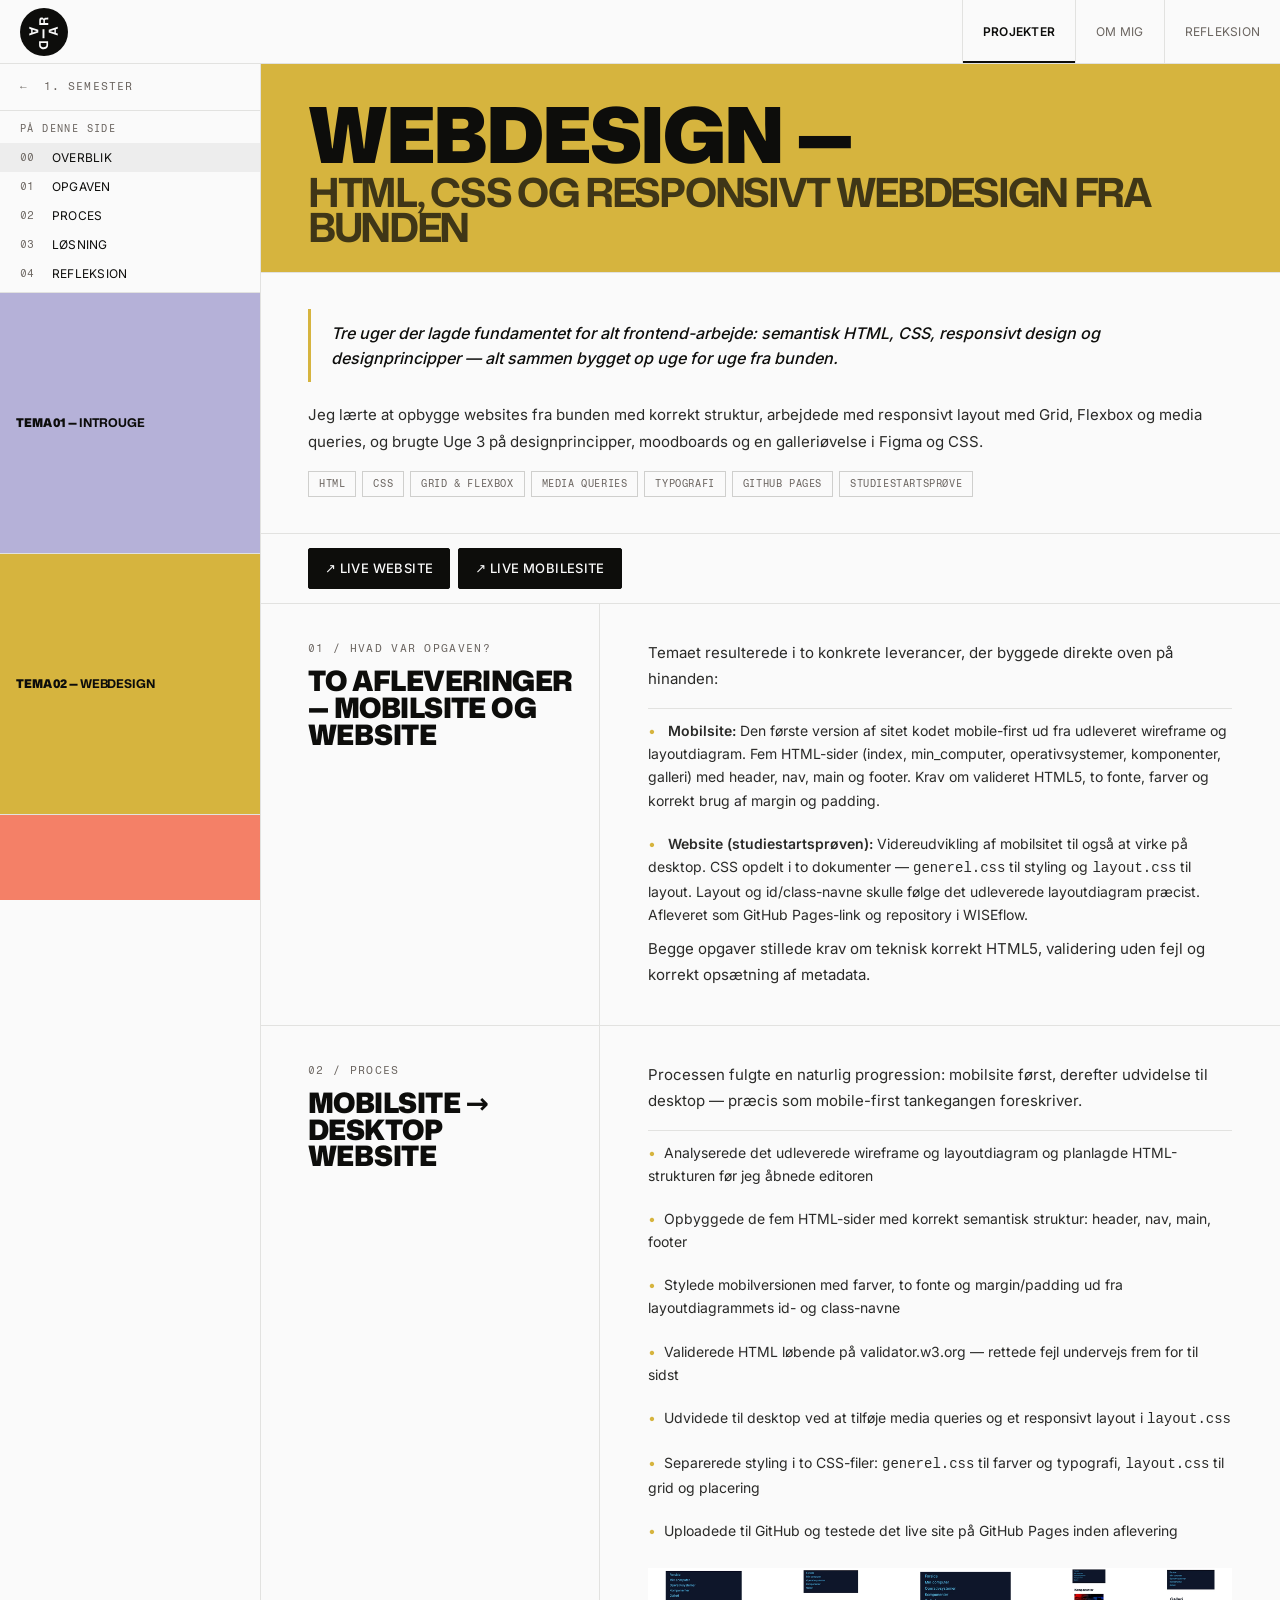
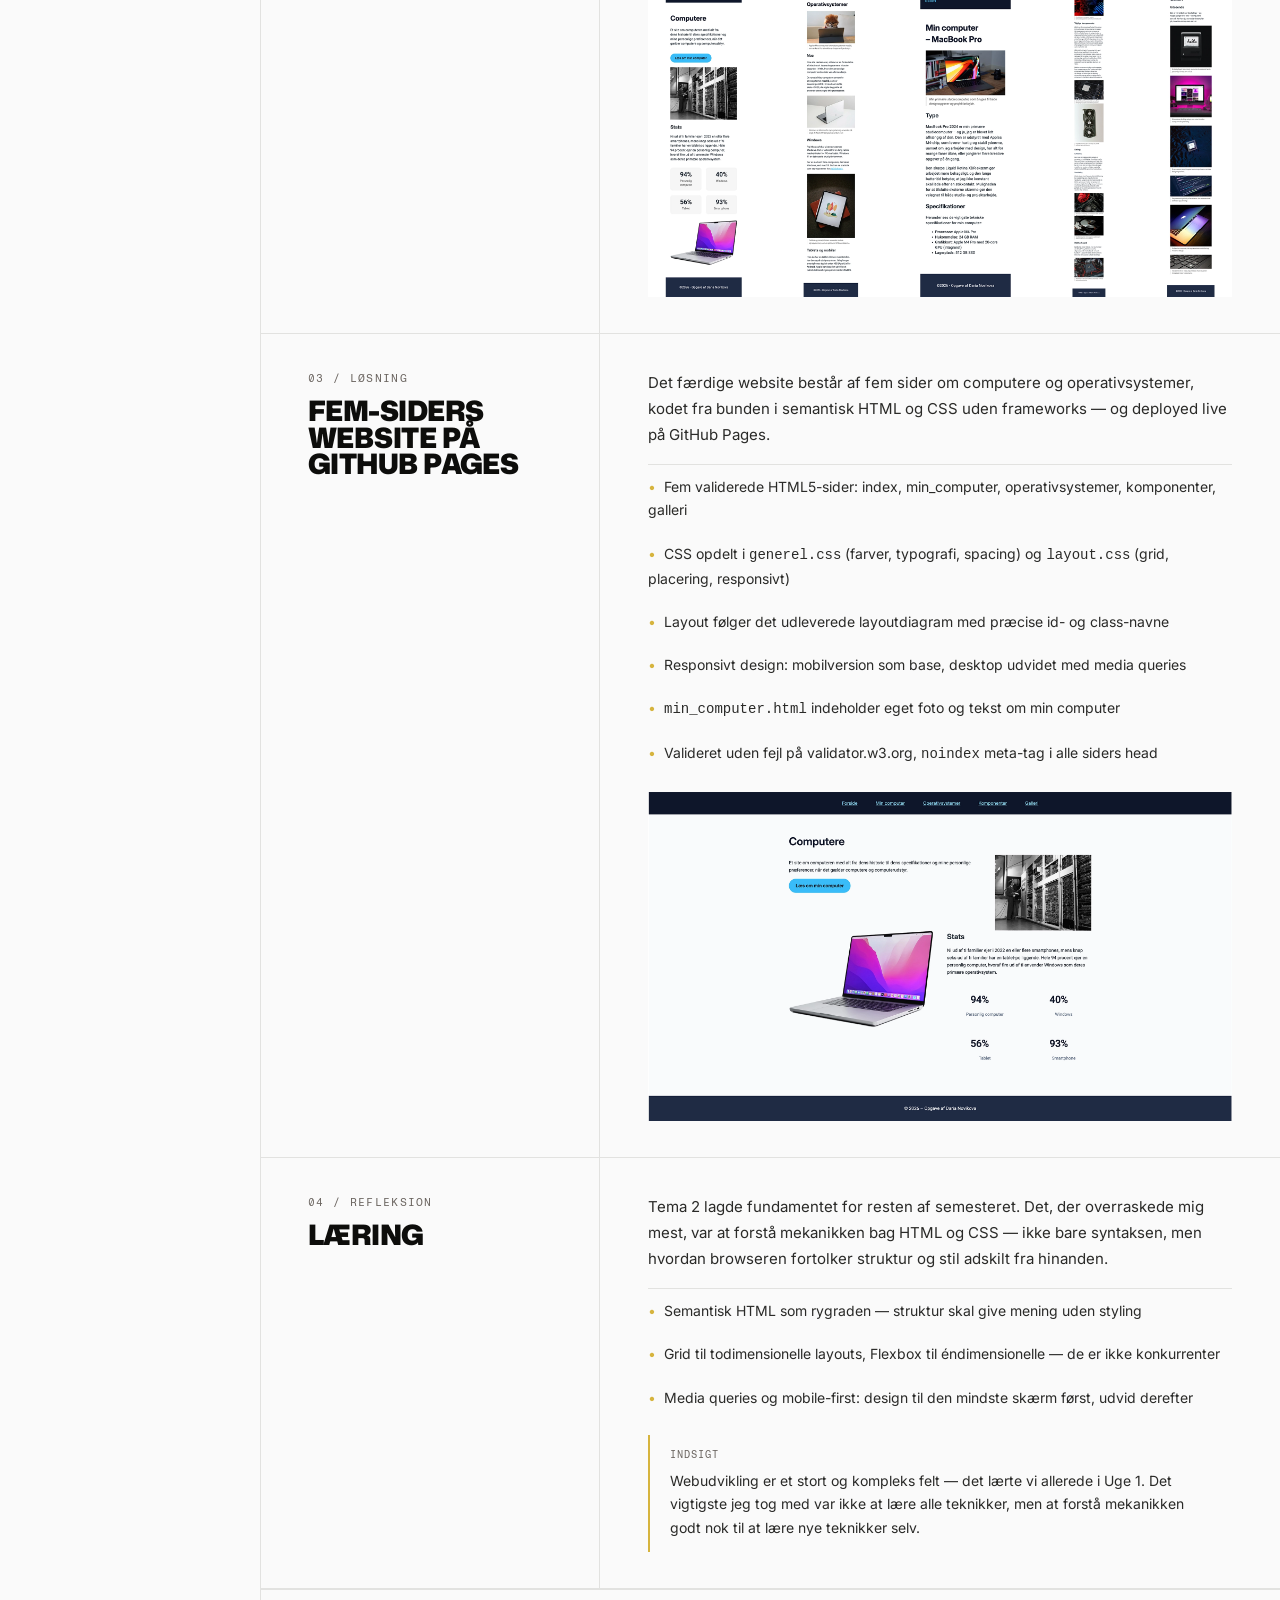
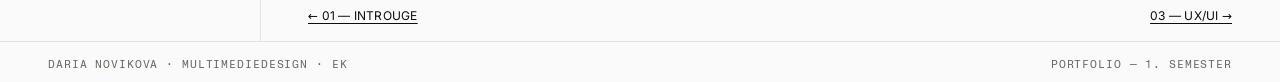
<file: t2-web.html>
<!doctype html>
<html lang="da">
  <head>
    <meta charset="UTF-8" />
    <meta name="viewport" content="width=device-width, initial-scale=1.0" />
    <meta name="description" content="Tema 2: Grundlæggende web — mobilsite og responsivt website kodet i semantisk HTML og CSS fra bunden. Valideret og deployed på GitHub Pages. EK Multimediedesign 1. semester." />
    <title>T2 Grundlæggende web — Daria Novikova</title>

    <link rel="stylesheet" href="css/style.css" />
    <link rel="stylesheet" href="css/tema-base.css" />
    <link rel="stylesheet" href="css/t2.css" />
    <link rel="preload" as="image" href="img/img_02/mobile.webp" />
    <!-- Favicon -->
    <link rel="icon" type="image/x-icon" href="img/favicons/favicon-dark.ico" />
    <link rel="icon" type="image/svg+xml" href="img/favicons/favicon-dark.svg" media="(prefers-color-scheme: light)" />
    <link rel="icon" type="image/svg+xml" href="img/favicons/favicon-light.svg" media="(prefers-color-scheme: dark)" />
    <link rel="icon" type="image/png" sizes="32x32" href="img/favicons/favicon-dark-32x32.png" />
    <link rel="icon" type="image/png" sizes="16x16" href="img/favicons/favicon-dark-16x16.png" />
    <link rel="apple-touch-icon" sizes="180x180" href="img/favicons/apple-touch-icon-dark.png" />
    <link rel="icon" type="image/png" sizes="192x192" href="img/favicons/favicon-dark-192x192.png" />
    <link rel="icon" type="image/png" sizes="512x512" href="img/favicons/favicon-dark-512x512.png" />
  </head>

  <body>
    <!-- Navigation -->
    <nav class="top-nav" aria-label="Sidenavigation">
      <a href="index.html" class="nav-logo" aria-label="Gå til startside">
        <span class="nav-logo-default" aria-hidden="true">
          <svg width="48" height="48" viewBox="0 0 85.46 85.46" xmlns="http://www.w3.org/2000/svg">
            <circle cx="42.73" cy="42.73" r="42.73" fill="#0d0d0b" />
            <path
              d="M33.98,59.08h16.02v6.83c0,1.58-.33,2.92-1,4.02s-1.6,1.93-2.8,2.5c-1.2.57-2.61.86-4.22.86-1.19,0-2.27-.16-3.26-.48s-1.83-.8-2.54-1.43-1.25-1.4-1.63-2.32c-.38-.92-.57-1.97-.57-3.15v-6.83ZM36.9,62.5v2.83c0,.64.09,1.24.26,1.78s.46,1.01.86,1.41.92.7,1.58.92,1.47.33,2.44.33c1.26,0,2.26-.19,2.99-.56.73-.37,1.26-.89,1.58-1.56.32-.67.48-1.44.48-2.32v-2.83h-10.2Z"
              fill="#fafafa"
            />
            <path d="M21.73,35.25l-5.18-1.72v3.56l3.3,1.02v6.35l-3.3,1.02v3.56l16.02-5.31v-4.88l-10.84-3.6ZM29.98,41.38l-2.07.59-5.42,1.67v-4.71l5.42,1.68,2.07.61v.16Z" fill="#fafafa" />
            <path
              d="M44.59,21.53c.16-.36.4-.6.71-.74.31-.14.69-.21,1.14-.21h2.05c.38,0,.73-.02,1.05-.05.32-.04.58-.1.77-.19v-3.45c-.31.13-.62.21-.92.23-.31.02-.61.03-.9.03h-2.64c-.6,0-1.11.09-1.53.27-.42.17-.76.45-1.03.84-.27.39-.46.89-.56,1.51h-.13c-.25-.91-.72-1.63-1.4-2.16-.68-.52-1.52-.79-2.51-.79-.59,0-1.12.08-1.59.24-.47.17-.88.4-1.23.7-.35.3-.64.66-.88,1.1-.23.43-.41.91-.52,1.46-.12.54-.18,1.14-.18,1.8v8.15h16.02v-3.43h-5.98v-3.8c0-.66.09-1.16.26-1.51ZM37.13,26.84v-3.93c0-.38.04-.73.12-1.03.08-.31.21-.58.38-.82.18-.23.4-.41.67-.53.27-.13.61-.19,1.02-.19.66,0,1.21.2,1.65.59.44.4.66,1.06.66,1.98v3.93h-4.5Z"
              fill="#fafafa"
            />
            <path d="M40.09,53.85v-16.02h3.43v16.02h-3.43Z" fill="#fafafa" />
            <path d="M67.17,37.01v-3.56l-16.02,5.31v4.88l16.02,5.32v-3.56l-3.3-1.02v-6.35l3.3-1.02ZM61.24,43.56l-5.43-1.68-2.07-.61v-.16l2.07-.59,5.43-1.68v4.72Z" fill="#fafafa" />
          </svg>
        </span>
        <span class="nav-logo-hover" aria-hidden="true">
          <svg width="48" height="48" viewBox="0 0 85.46 85.46" xmlns="http://www.w3.org/2000/svg">
            <circle cx="42.73" cy="42.73" r="42.73" fill="#ffefae" />
            <path
              d="M33.98,59.08h16.02v6.83c0,1.58-.33,2.92-1,4.02s-1.6,1.93-2.8,2.5c-1.2.57-2.61.86-4.22.86-1.19,0-2.27-.16-3.26-.48s-1.83-.8-2.54-1.43-1.25-1.4-1.63-2.32c-.38-.92-.57-1.97-.57-3.15v-6.83ZM36.9,62.5v2.83c0,.64.09,1.24.26,1.78s.46,1.01.86,1.41.92.7,1.58.92,1.47.33,2.44.33c1.26,0,2.26-.19,2.99-.56.73-.37,1.26-.89,1.58-1.56.32-.67.48-1.44.48-2.32v-2.83h-10.2Z"
              fill="#0d0d0b"
            />
            <path d="M21.73,35.25l-5.18-1.72v3.56l3.3,1.02v6.35l-3.3,1.02v3.56l16.02-5.31v-4.88l-10.84-3.6ZM29.98,41.38l-2.07.59-5.42,1.67v-4.71l5.42,1.68,2.07.61v.16Z" fill="#0d0d0b" />
            <path
              d="M44.59,21.53c.16-.36.4-.6.71-.74.31-.14.69-.21,1.14-.21h2.05c.38,0,.73-.02,1.05-.05.32-.04.58-.1.77-.19v-3.45c-.31.13-.62.21-.92.23-.31.02-.61.03-.9.03h-2.64c-.6,0-1.11.09-1.53.27-.42.17-.76.45-1.03.84-.27.39-.46.89-.56,1.51h-.13c-.25-.91-.72-1.63-1.4-2.16-.68-.52-1.52-.79-2.51-.79-.59,0-1.12.08-1.59.24-.47.17-.88.4-1.23.7-.35.3-.64.66-.88,1.1-.23.43-.41.91-.52,1.46-.12.54-.18,1.14-.18,1.8v8.15h16.02v-3.43h-5.98v-3.8c0-.66.09-1.16.26-1.51ZM37.13,26.84v-3.93c0-.38.04-.73.12-1.03.08-.31.21-.58.38-.82.18-.23.4-.41.67-.53.27-.13.61-.19,1.02-.19.66,0,1.21.2,1.65.59.44.4.66,1.06.66,1.98v3.93h-4.5Z"
              fill="#0d0d0b"
            />
            <path d="M40.09,53.85v-16.02h3.43v16.02h-3.43Z" fill="#0d0d0b" />
            <path d="M67.17,37.01v-3.56l-16.02,5.31v4.88l16.02,5.32v-3.56l-3.3-1.02v-6.35l3.3-1.02ZM61.24,43.56l-5.43-1.68-2.07-.61v-.16l2.07-.59,5.43-1.68v4.72Z" fill="#0d0d0b" />
          </svg>
        </span>
      </a>
      <ul class="nav-links">
        <li><a href="index.html#projekter" class="aktiv">Projekter</a></li>
        <li><a href="om-mig.html">Om mig</a></li>
        <li><a href="index.html#refleksion">Refleksion</a></li>
      </ul>
      <button type="button" class="burger-knap" aria-label="Åbn menu" aria-expanded="false" aria-controls="mobil-menu"><span></span><span></span><span></span></button>
    </nav>

    <!-- Mobil menu -->
    <ul class="mobil-menu" id="mobil-menu">
      <li><a href="index.html#projekter" class="aktiv">Projekter</a></li>
      <li><a href="om-mig.html">Om mig</a></li>
      <li><a href="index.html#refleksion">Refleksion</a></li>
    </ul>

    <!-- Projekt Layout Container -->
    <div class="projekt-layout">
      <!-- On-page Mobile Sub-navigation -->
      <nav class="mobil-sek-nav">
        <a href="#s1">Overblik</a>
        <a href="#s2">Opgaven</a>
        <a href="#s3">Processen</a>
        <a href="#s4">Min løsning</a>
        <a href="#s5">Hvad lærte jeg?</a>
      </nav>

      <main class="projekt-indhold" id="hoved-indhold">
        <header class="projekt-hero">
          <h1 class="projekt-titel">
            Webdesign &mdash;
            <em>HTML, CSS og responsivt webdesign fra bunden</em>
          </h1>
        </header>

        <!-- S1 Overblik -->
        <section class="proces-afsnit proces-afsnit-enkelt" id="s1">
          <div class="afsnit-hoejre afsnit-hoejre-bred">
            <div class="citat-boks">
              <p>Tre uger der lagde fundamentet for alt frontend-arbejde: semantisk HTML, CSS, responsivt design og designprincipper — alt sammen bygget op uge for uge fra bunden.</p>
            </div>
            <p class="afsnit-tekst">
              Jeg lærte at opbygge websites fra bunden med korrekt struktur, arbejdede med responsivt layout med Grid, Flexbox og media queries, og brugte Uge 3 på designprincipper, moodboards og en galleriøvelse i Figma og CSS.
            </p>
            <div class="tags-liste">
              <span class="tag">HTML</span>
              <span class="tag">CSS</span>
              <span class="tag">Grid & Flexbox</span>
              <span class="tag">Media queries</span>

              <span class="tag">Typografi</span>

              <span class="tag">GitHub Pages</span>
              <span class="tag">Studiestartsprøve</span>
            </div>
          </div>
        </section>

        <!-- Links/CTA -->
        <div class="hurtig-links">
          <a href="https://daria-projects.github.io/WEBSITE/" class="hurtig-link fremhaevet" target="_blank" rel="noopener">↗ Live website</a>
          <a href="https://daria-projects.github.io/MOBILESITE_opdatered/index.html" class="hurtig-link" target="_blank" rel="noopener">↗ Live mobilesite</a>
        </div>

        <!-- S2 Opgaven -->
        <section class="proces-afsnit" id="s2">
          <div class="afsnit-venstre">
            <span class="afsnit-nummer">01 / Hvad var opgaven?</span>
            <h2 class="afsnit-overskrift">To afleveringer — mobilsite og website</h2>
          </div>
          <div class="afsnit-hoejre">
            <p class="afsnit-tekst">Temaet resulterede i to konkrete leverancer, der byggede direkte oven på hinanden:</p>
            <ul class="tjekliste">
              <li>
                <b>Mobilsite:</b> Den første version af sitet kodet mobile-first ud fra udleveret wireframe og layoutdiagram. Fem HTML-sider (index, min_computer, operativsystemer, komponenter, galleri) med header, nav, main og footer. Krav om
                valideret HTML5, to fonte, farver og korrekt brug af margin og padding.
              </li>
              <li>
                <b>Website (studiestartsprøven):</b> Videreudvikling af mobilsitet til også at virke på desktop. CSS opdelt i to dokumenter — <code>generel.css</code> til styling og <code>layout.css</code> til layout. Layout og id/class-navne skulle
                følge det udleverede layoutdiagram præcist. Afleveret som GitHub Pages-link og repository i WISEflow.
              </li>
            </ul>
            <p class="afsnit-tekst">Begge opgaver stillede krav om teknisk korrekt HTML5, validering uden fejl og korrekt opsætning af metadata.</p>
          </div>
        </section>

        <!-- S3 Proces -->
        <section class="proces-afsnit" id="s3">
          <div class="afsnit-venstre">
            <span class="afsnit-nummer">02 / Proces</span>
            <h2 class="afsnit-overskrift">Mobilsite → desktop website</h2>
          </div>
          <div class="afsnit-hoejre">
            <p class="afsnit-tekst">Processen fulgte en naturlig progression: mobilsite først, derefter udvidelse til desktop — præcis som mobile-first tankegangen foreskriver.</p>
            <ul class="tjekliste">
              <li>Analyserede det udleverede wireframe og layoutdiagram og planlagde HTML-strukturen før jeg åbnede editoren</li>
              <li>Opbyggede de fem HTML-sider med korrekt semantisk struktur: header, nav, main, footer</li>
              <li>Stylede mobilversionen med farver, to fonte og margin/padding ud fra layoutdiagrammets id- og class-navne</li>
              <li>Validerede HTML løbende på validator.w3.org — rettede fejl undervejs frem for til sidst</li>
              <li>Udvidede til desktop ved at tilføje media queries og et responsivt layout i <code>layout.css</code></li>
              <li>Separerede styling i to CSS-filer: <code>generel.css</code> til farver og typografi, <code>layout.css</code> til grid og placering</li>
              <li>Uploadede til GitHub og testede det live site på GitHub Pages inden aflevering</li>
            </ul>
            <div class="billede-boks">
              <img src="img/img_02/mobile.webp" width="2200" height="1238" alt="Screenshot af mobilsite" fetchpriority="high" />
            </div>
          </div>
        </section>

        <!-- S4 Løsning -->
        <section class="proces-afsnit" id="s4">
          <div class="afsnit-venstre">
            <span class="afsnit-nummer">03 / Løsning</span>
            <h2 class="afsnit-overskrift">Fem-siders website på GitHub Pages</h2>
          </div>
          <div class="afsnit-hoejre">
            <p class="afsnit-tekst">Det færdige website består af fem sider om computere og operativsystemer, kodet fra bunden i semantisk HTML og CSS uden frameworks — og deployed live på GitHub Pages.</p>
            <ul class="tjekliste">
              <li>Fem validerede HTML5-sider: index, min_computer, operativsystemer, komponenter, galleri</li>
              <li>CSS opdelt i <code>generel.css</code> (farver, typografi, spacing) og <code>layout.css</code> (grid, placering, responsivt)</li>
              <li>Layout følger det udleverede layoutdiagram med præcise id- og class-navne</li>
              <li>Responsivt design: mobilversion som base, desktop udvidet med media queries</li>
              <li><code>min_computer.html</code> indeholder eget foto og tekst om min computer</li>
              <li>Valideret uden fejl på validator.w3.org, <code>noindex</code> meta-tag i alle siders head</li>
            </ul>
            <div class="billede-boks">
              <img src="img/img_02/website.webp" width="2200" height="1238" alt="Screenshot af det færdige website på GitHub Pages" loading="lazy" />
            </div>
          </div>
        </section>

        <!-- S5 Refleksion -->
        <section class="proces-afsnit" id="s5">
          <div class="afsnit-venstre">
            <span class="afsnit-nummer">04 / Refleksion</span>
            <h2 class="afsnit-overskrift">Læring</h2>
          </div>
          <div class="afsnit-hoejre">
            <p class="afsnit-tekst">
              Tema 2 lagde fundamentet for resten af semesteret. Det, der overraskede mig mest, var at forstå <em>mekanikken</em> bag HTML og CSS — ikke bare syntaksen, men hvordan browseren fortolker struktur og stil adskilt fra hinanden.
            </p>
            <ul class="tjekliste">
              <li>Semantisk HTML som rygraden — struktur skal give mening uden styling</li>
              <li>Grid til todimensionelle layouts, Flexbox til éndimensionelle — de er ikke konkurrenter</li>
              <li>Media queries og mobile-first: design til den mindste skærm først, udvid derefter</li>
            </ul>
            <div class="indsigt">
              <span class="indsigt-label">Indsigt</span>
              <p class="indsigt-tekst">Webudvikling er et stort og kompleks felt — det lærte vi allerede i Uge 1. Det vigtigste jeg tog med var ikke at lære alle teknikker, men at forstå mekanikken godt nok til at lære nye teknikker selv.</p>
            </div>
          </div>
        </section>

        <nav class="projekt-nav">
          <span class="pnav"><a href="t1-introuge.html">← 01 — Introuge</a></span>
          <span class="pnav"><a href="t3-ux.html">03 — UX/UI →</a></span>
        </nav>
      </main>

      <!-- Nav SIDEBAR -->
      <aside class="sidebar">
        <a href="index.html" class="sidebar-tilbage">← &nbsp;1. semester</a>
        <nav class="sidebar-sek-wrap" aria-label="Indholdsfortegnelse">
          <p class="sidebar-sek-label">På denne side</p>
          <button class="sidebar-sek-punkt aktiv" data-maal="s1"><span class="sek-nr">00</span><span class="sek-label">Overblik</span></button>
          <button class="sidebar-sek-punkt" data-maal="s2"><span class="sek-nr">01</span><span class="sek-label">Opgaven</span></button>
          <button class="sidebar-sek-punkt" data-maal="s3"><span class="sek-nr">02</span><span class="sek-label">Proces</span></button>
          <button class="sidebar-sek-punkt" data-maal="s4"><span class="sek-nr">03</span><span class="sek-label">Løsning</span></button>
          <button class="sidebar-sek-punkt" data-maal="s5"><span class="sek-nr">04</span><span class="sek-label">Refleksion</span></button>
        </nav>
        <nav aria-label="Temanavigation">
          <a href="t1-introuge.html" class="side-punkt side-moerk">
            <div class="side-bg t1-bg"></div>
            <div class="side-indre">
              <p class="side-titel">Tema 01 &mdash; <em>Introuge</em></p>
            </div>
          </a>
          <a href="t2-web.html" class="side-punkt side-moerk aktiv" aria-current="page">
            <div class="side-bg t2-bg"></div>
            <div class="side-indre">
              <p class="side-titel">Tema 02 &mdash; <em>Webdesign</em></p>
            </div>
          </a>
          <a href="t3-ux.html" class="side-punkt side-moerk">
            <div class="side-bg t3-bg"></div>
            <div class="side-indre">
              <p class="side-titel">Tema 03 &mdash; <em>UX/UI</em></p>
            </div>
          </a>
          <a href="t4-ui.html" class="side-punkt side-moerk">
            <div class="side-bg t4-bg"></div>
            <div class="side-indre">
              <p class="side-titel">Tema 04 &mdash; <em>Frontend</em></p>
            </div>
          </a>
          <a href="t5-indhold.html" class="side-punkt side-moerk">
            <div class="side-bg t5-bg"></div>
            <div class="side-indre">
              <p class="side-titel">Tema 05 &mdash; <em>Indhold</em></p>
            </div>
          </a>
          <a href="t6-portfolio.html" class="side-punkt side-moerk">
            <div class="side-bg t6-bg"></div>
            <div class="side-indre">
              <p class="side-titel">Tema 06 &mdash; <em>Portfolio</em></p>
            </div>
          </a>
        </nav>
      </aside>
    </div>

    <!-- Footer -->
    <footer>
      <span class="footer-tekst">Daria Novikova &middot; Multimediedesign &middot; EK</span>
      <span class="footer-tekst">Portfolio — 1. semester</span>
    </footer>

    <script src="js/nav.js"></script>
    <script src="js/tema.js"></script>
  </body>
</html>
</file>
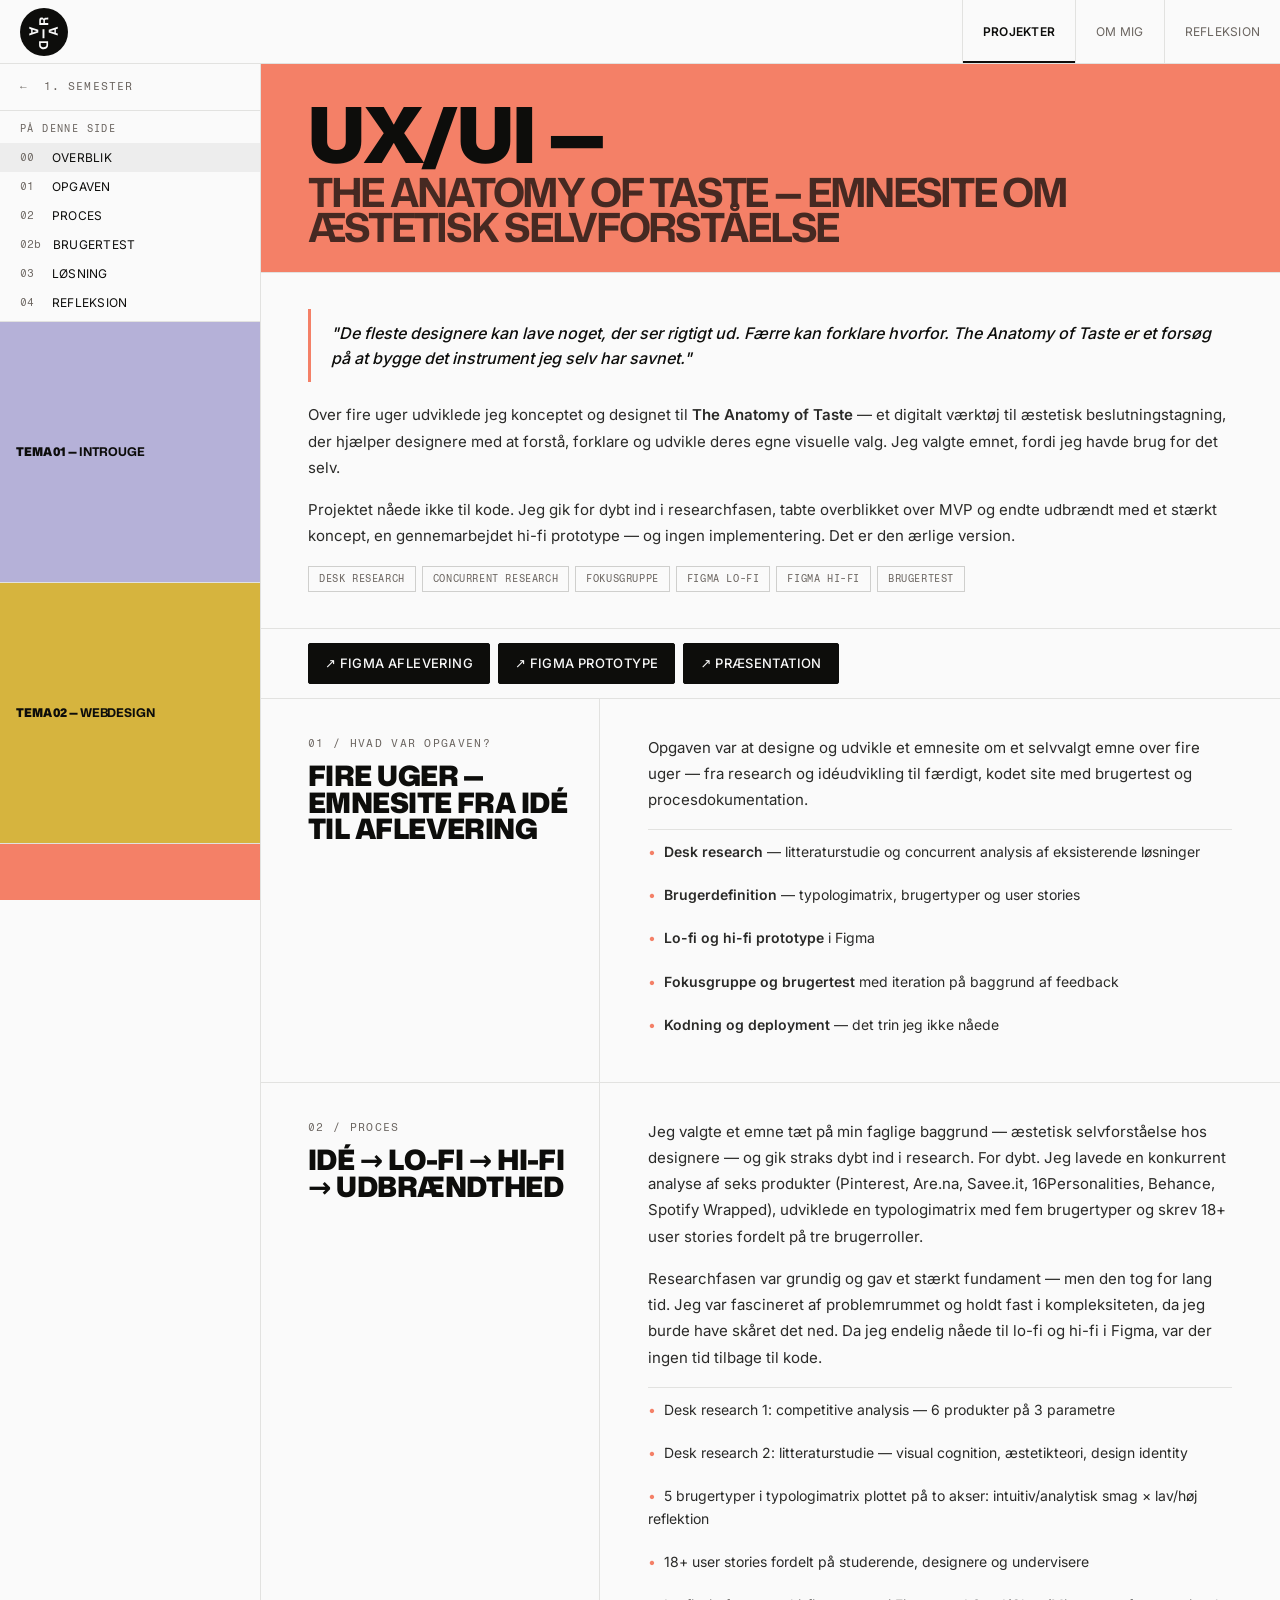
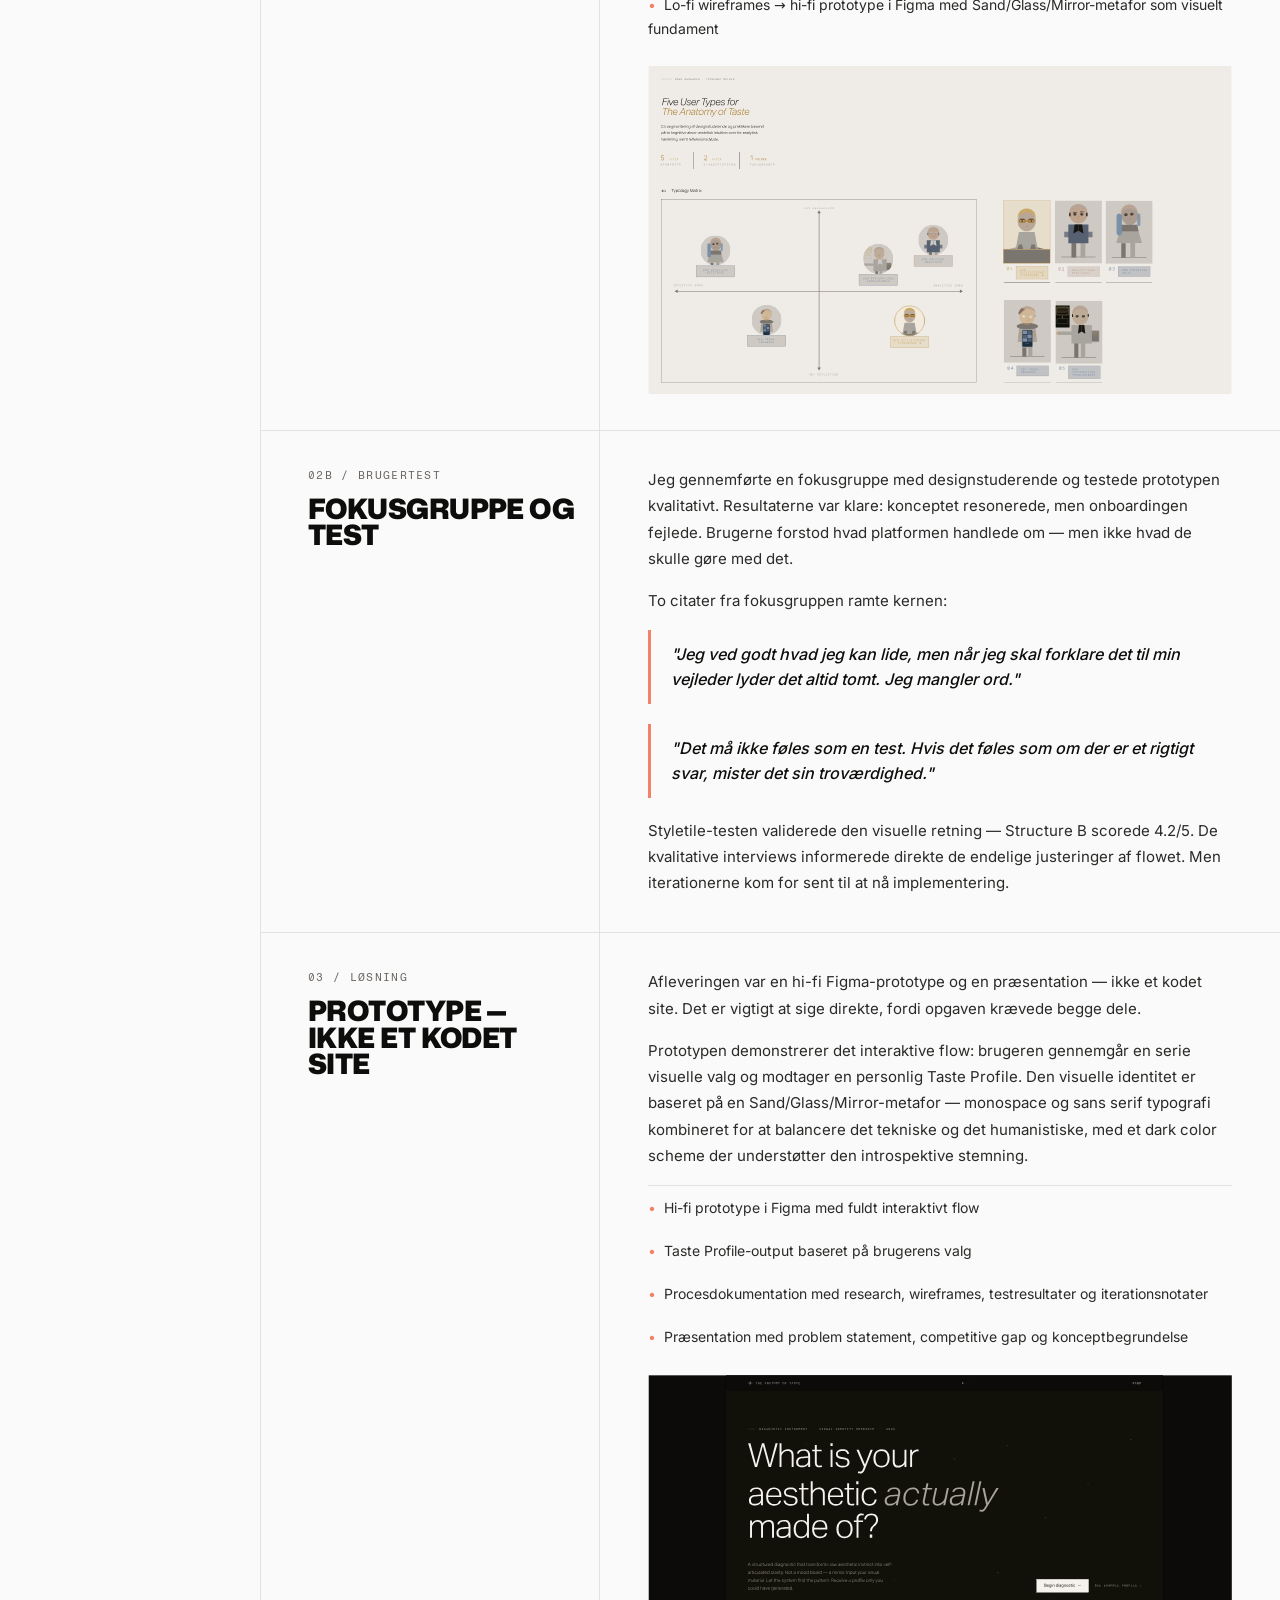
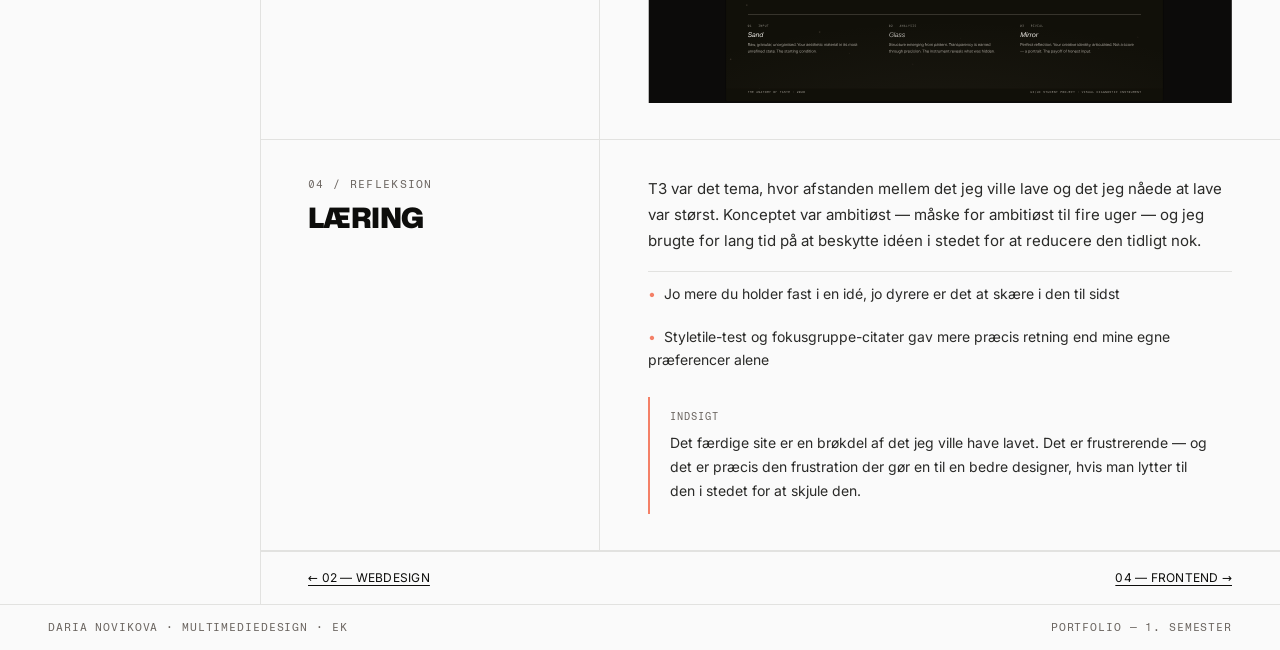
<file: t3-ux.html>
<!doctype html>
<html lang="da">
  <head>
    <meta charset="UTF-8" />
    <meta name="viewport" content="width=device-width, initial-scale=1.0" />
    <meta name="description" content="Tema 3: Grundlæggende UX/UI — emnesite om smag designet fra research til færdigt site. Lo-fi wireframes, Figma-prototype og brugertest med fokusgruppe. Daria Novikova, EK Multimediedesign 1. semester." />
    <title>T3 Grundlæggende UX/UI — Daria Novikova</title>

    <link rel="stylesheet" href="css/style.css" />
    <link rel="stylesheet" href="css/tema-base.css" />
    <link rel="stylesheet" href="css/t3.css" />
    <!-- Favicon -->
    <link rel="icon" type="image/x-icon" href="img/favicons/favicon-dark.ico" />
    <link rel="icon" type="image/svg+xml" href="img/favicons/favicon-dark.svg" media="(prefers-color-scheme: light)" />
    <link rel="icon" type="image/svg+xml" href="img/favicons/favicon-light.svg" media="(prefers-color-scheme: dark)" />
    <link rel="icon" type="image/png" sizes="32x32" href="img/favicons/favicon-dark-32x32.png" />
    <link rel="icon" type="image/png" sizes="16x16" href="img/favicons/favicon-dark-16x16.png" />
    <link rel="apple-touch-icon" sizes="180x180" href="img/favicons/apple-touch-icon-dark.png" />
    <link rel="icon" type="image/png" sizes="192x192" href="img/favicons/favicon-dark-192x192.png" />
    <link rel="icon" type="image/png" sizes="512x512" href="img/favicons/favicon-dark-512x512.png" />
  </head>

  <body>
    <!-- Navigation -->
    <nav class="top-nav" aria-label="Sidenavigation">
      <a href="index.html" class="nav-logo" aria-label="Gå til startside">
        <span class="nav-logo-default" aria-hidden="true">
          <svg width="48" height="48" viewBox="0 0 85.46 85.46" xmlns="http://www.w3.org/2000/svg">
            <circle cx="42.73" cy="42.73" r="42.73" fill="#0d0d0b" />
            <path
              d="M33.98,59.08h16.02v6.83c0,1.58-.33,2.92-1,4.02s-1.6,1.93-2.8,2.5c-1.2.57-2.61.86-4.22.86-1.19,0-2.27-.16-3.26-.48s-1.83-.8-2.54-1.43-1.25-1.4-1.63-2.32c-.38-.92-.57-1.97-.57-3.15v-6.83ZM36.9,62.5v2.83c0,.64.09,1.24.26,1.78s.46,1.01.86,1.41.92.7,1.58.92,1.47.33,2.44.33c1.26,0,2.26-.19,2.99-.56.73-.37,1.26-.89,1.58-1.56.32-.67.48-1.44.48-2.32v-2.83h-10.2Z"
              fill="#fafafa"
            />
            <path d="M21.73,35.25l-5.18-1.72v3.56l3.3,1.02v6.35l-3.3,1.02v3.56l16.02-5.31v-4.88l-10.84-3.6ZM29.98,41.38l-2.07.59-5.42,1.67v-4.71l5.42,1.68,2.07.61v.16Z" fill="#fafafa" />
            <path
              d="M44.59,21.53c.16-.36.4-.6.71-.74.31-.14.69-.21,1.14-.21h2.05c.38,0,.73-.02,1.05-.05.32-.04.58-.1.77-.19v-3.45c-.31.13-.62.21-.92.23-.31.02-.61.03-.9.03h-2.64c-.6,0-1.11.09-1.53.27-.42.17-.76.45-1.03.84-.27.39-.46.89-.56,1.51h-.13c-.25-.91-.72-1.63-1.4-2.16-.68-.52-1.52-.79-2.51-.79-.59,0-1.12.08-1.59.24-.47.17-.88.4-1.23.7-.35.3-.64.66-.88,1.1-.23.43-.41.91-.52,1.46-.12.54-.18,1.14-.18,1.8v8.15h16.02v-3.43h-5.98v-3.8c0-.66.09-1.16.26-1.51ZM37.13,26.84v-3.93c0-.38.04-.73.12-1.03.08-.31.21-.58.38-.82.18-.23.4-.41.67-.53.27-.13.61-.19,1.02-.19.66,0,1.21.2,1.65.59.44.4.66,1.06.66,1.98v3.93h-4.5Z"
              fill="#fafafa"
            />
            <path d="M40.09,53.85v-16.02h3.43v16.02h-3.43Z" fill="#fafafa" />
            <path d="M67.17,37.01v-3.56l-16.02,5.31v4.88l16.02,5.32v-3.56l-3.3-1.02v-6.35l3.3-1.02ZM61.24,43.56l-5.43-1.68-2.07-.61v-.16l2.07-.59,5.43-1.68v4.72Z" fill="#fafafa" />
          </svg>
        </span>
        <span class="nav-logo-hover" aria-hidden="true">
          <svg width="48" height="48" viewBox="0 0 85.46 85.46" xmlns="http://www.w3.org/2000/svg">
            <circle cx="42.73" cy="42.73" r="42.73" fill="#ffefae" />
            <path
              d="M33.98,59.08h16.02v6.83c0,1.58-.33,2.92-1,4.02s-1.6,1.93-2.8,2.5c-1.2.57-2.61.86-4.22.86-1.19,0-2.27-.16-3.26-.48s-1.83-.8-2.54-1.43-1.25-1.4-1.63-2.32c-.38-.92-.57-1.97-.57-3.15v-6.83ZM36.9,62.5v2.83c0,.64.09,1.24.26,1.78s.46,1.01.86,1.41.92.7,1.58.92,1.47.33,2.44.33c1.26,0,2.26-.19,2.99-.56.73-.37,1.26-.89,1.58-1.56.32-.67.48-1.44.48-2.32v-2.83h-10.2Z"
              fill="#0d0d0b"
            />
            <path d="M21.73,35.25l-5.18-1.72v3.56l3.3,1.02v6.35l-3.3,1.02v3.56l16.02-5.31v-4.88l-10.84-3.6ZM29.98,41.38l-2.07.59-5.42,1.67v-4.71l5.42,1.68,2.07.61v.16Z" fill="#0d0d0b" />
            <path
              d="M44.59,21.53c.16-.36.4-.6.71-.74.31-.14.69-.21,1.14-.21h2.05c.38,0,.73-.02,1.05-.05.32-.04.58-.1.77-.19v-3.45c-.31.13-.62.21-.92.23-.31.02-.61.03-.9.03h-2.64c-.6,0-1.11.09-1.53.27-.42.17-.76.45-1.03.84-.27.39-.46.89-.56,1.51h-.13c-.25-.91-.72-1.63-1.4-2.16-.68-.52-1.52-.79-2.51-.79-.59,0-1.12.08-1.59.24-.47.17-.88.4-1.23.7-.35.3-.64.66-.88,1.1-.23.43-.41.91-.52,1.46-.12.54-.18,1.14-.18,1.8v8.15h16.02v-3.43h-5.98v-3.8c0-.66.09-1.16.26-1.51ZM37.13,26.84v-3.93c0-.38.04-.73.12-1.03.08-.31.21-.58.38-.82.18-.23.4-.41.67-.53.27-.13.61-.19,1.02-.19.66,0,1.21.2,1.65.59.44.4.66,1.06.66,1.98v3.93h-4.5Z"
              fill="#0d0d0b"
            />
            <path d="M40.09,53.85v-16.02h3.43v16.02h-3.43Z" fill="#0d0d0b" />
            <path d="M67.17,37.01v-3.56l-16.02,5.31v4.88l16.02,5.32v-3.56l-3.3-1.02v-6.35l3.3-1.02ZM61.24,43.56l-5.43-1.68-2.07-.61v-.16l2.07-.59,5.43-1.68v4.72Z" fill="#0d0d0b" />
          </svg>
        </span>
      </a>
      <ul class="nav-links">
        <li><a href="index.html#projekter" class="aktiv">Projekter</a></li>
        <li><a href="om-mig.html">Om mig</a></li>
        <li><a href="index.html#refleksion">Refleksion</a></li>
      </ul>
      <button type="button" class="burger-knap" aria-label="Åbn menu" aria-expanded="false" aria-controls="mobil-menu"><span></span><span></span><span></span></button>
    </nav>

    <!-- Mobil menu -->
    <ul class="mobil-menu" id="mobil-menu">
      <li><a href="index.html#projekter" class="aktiv">Projekter</a></li>
      <li><a href="om-mig.html">Om mig</a></li>
      <li><a href="index.html#refleksion">Refleksion</a></li>
    </ul>

    <!-- Projekt Layout Container -->
    <div class="projekt-layout">
      <nav class="mobil-sek-nav">
        <a href="#s1">Overblik</a>
        <a href="#s2">Opgaven</a>
        <a href="#s3">Processen</a>
        <a href="#s3b">Brugertest</a>
        <a href="#s4">Min løsning</a>
        <a href="#s5">Hvad lærte jeg?</a>
      </nav>

      <main class="projekt-indhold" id="hoved-indhold">
        <header class="projekt-hero">
          <h1 class="projekt-titel">
            UX/UI &mdash;
            <em>The Anatomy of Taste — emnesite om æstetisk selvforståelse</em>
          </h1>
        </header>

        <!-- S1 Overblik -->
        <section class="proces-afsnit proces-afsnit-enkelt" id="s1">
          <div class="afsnit-hoejre afsnit-hoejre-bred">
            <div class="citat-boks">
              <p>"De fleste designere kan lave noget, der ser rigtigt ud. Færre kan forklare hvorfor. The Anatomy of Taste er et forsøg på at bygge det instrument jeg selv har savnet."</p>
            </div>
            <p class="afsnit-tekst">
              Over fire uger udviklede jeg konceptet og designet til <b>The Anatomy of Taste</b> — et digitalt værktøj til æstetisk beslutningstagning, der hjælper designere med at forstå, forklare og udvikle deres egne visuelle valg. Jeg valgte
              emnet, fordi jeg havde brug for det selv.
            </p>
            <p class="afsnit-tekst">
              Projektet nåede ikke til kode. Jeg gik for dybt ind i researchfasen, tabte overblikket over MVP og endte udbrændt med et stærkt koncept, en gennemarbejdet hi-fi prototype — og ingen implementering. Det er den ærlige version.
            </p>
            <div class="tags-liste">
              <span class="tag">Desk research</span>
              <span class="tag">Concurrent research</span>
              <span class="tag">Fokusgruppe</span>
              <span class="tag">Figma lo-fi</span>
              <span class="tag">Figma hi-fi</span>
              <span class="tag">Brugertest</span>
            </div>
          </div>
        </section>

        <!-- Links/CTA -->
        <div class="hurtig-links">
          <a href="https://www.figma.com/design/pRlJ0e1J5g0vTKIjsjDNYV/EMNESITE-Aflevering?node-id=2367-6003&t=6fusDN1NNAxiBTxa-1" class="hurtig-link" target="_blank" rel="noopener">↗ Figma aflevering</a>
          <a
            href="https://www.figma.com/proto/pRlJ0e1J5g0vTKIjsjDNYV/EMNESITE-Aflevering?node-id=2367-6003&t=K9qp6bHaSm0q3PPf-1&scaling=min-zoom&content-scaling=fixed&page-id=2283%3A640&starting-point-node-id=2367%3A6003&show-proto-sidebar=1"
            class="hurtig-link"
            target="_blank"
            rel="noopener"
            >↗ Figma prototype</a
          >
          <a href="https://www.figma.com/deck/s4KNQkxx6IXpNjMJIXsHRQ/The-Anatomy-of-Taste-%E2%80%94Presentation?node-id=9-68&t=3Tf90YTamu1saaIp-1" class="hurtig-link" target="_blank" rel="noopener">↗ Præsentation</a>
        </div>

        <!-- S2 Opgaven -->
        <section class="proces-afsnit" id="s2">
          <div class="afsnit-venstre">
            <span class="afsnit-nummer">01 / Hvad var opgaven?</span>
            <h2 class="afsnit-overskrift">Fire uger — emnesite fra idé til aflevering</h2>
          </div>
          <div class="afsnit-hoejre">
            <p class="afsnit-tekst">Opgaven var at designe og udvikle et emnesite om et selvvalgt emne over fire uger — fra research og idéudvikling til færdigt, kodet site med brugertest og procesdokumentation.</p>
            <ul class="tjekliste">
              <li><b>Desk research</b> — litteraturstudie og concurrent analysis af eksisterende løsninger</li>
              <li><b>Brugerdefinition</b> — typologimatrix, brugertyper og user stories</li>
              <li><b>Lo-fi og hi-fi prototype</b> i Figma</li>
              <li><b>Fokusgruppe og brugertest</b> med iteration på baggrund af feedback</li>
              <li><b>Kodning og deployment</b> — det trin jeg ikke nåede</li>
            </ul>
          </div>
        </section>

        <!-- S3 Proces -->
        <section class="proces-afsnit" id="s3">
          <div class="afsnit-venstre">
            <span class="afsnit-nummer">02 / Proces</span>
            <h2 class="afsnit-overskrift">Idé → lo-fi → hi-fi → udbrændthed</h2>
          </div>
          <div class="afsnit-hoejre">
            <p class="afsnit-tekst">
              Jeg valgte et emne tæt på min faglige baggrund — æstetisk selvforståelse hos designere — og gik straks dybt ind i research. For dybt. Jeg lavede en konkurrent analyse af seks produkter (Pinterest, Are.na, Savee.it, 16Personalities,
              Behance, Spotify Wrapped), udviklede en typologimatrix med fem brugertyper og skrev 18+ user stories fordelt på tre brugerroller.
            </p>
            <p class="afsnit-tekst">
              Researchfasen var grundig og gav et stærkt fundament — men den tog for lang tid. Jeg var fascineret af problemrummet og holdt fast i kompleksiteten, da jeg burde have skåret det ned. Da jeg endelig nåede til lo-fi og hi-fi i Figma, var
              der ingen tid tilbage til kode.
            </p>
            <ul class="tjekliste">
              <li>Desk research 1: competitive analysis — 6 produkter på 3 parametre</li>
              <li>Desk research 2: litteraturstudie — visual cognition, æstetikteori, design identity</li>
              <li>5 brugertyper i typologimatrix plottet på to akser: intuitiv/analytisk smag × lav/høj reflektion</li>
              <li>18+ user stories fordelt på studerende, designere og undervisere</li>
              <li>Lo-fi wireframes → hi-fi prototype i Figma med Sand/Glass/Mirror-metafor som visuelt fundament</li>
            </ul>
            <div class="billede-boks">
              <img src="img/img_03/Typology Matrix.svg" width="1920" height="1080" alt="Typologimatrix med fem brugertyper" />
            </div>
          </div>
        </section>

        <!-- S3b Brugertest -->
        <section class="proces-afsnit" id="s3b">
          <div class="afsnit-venstre">
            <span class="afsnit-nummer">02b / Brugertest</span>
            <h2 class="afsnit-overskrift">Fokusgruppe og test</h2>
          </div>
          <div class="afsnit-hoejre">
            <p class="afsnit-tekst">
              Jeg gennemførte en fokusgruppe med designstuderende og testede prototypen kvalitativt. Resultaterne var klare: konceptet resonerede, men onboardingen fejlede. Brugerne forstod <em>hvad</em> platformen handlede om — men ikke
              <em>hvad de skulle gøre</em> med det.
            </p>
            <p class="afsnit-tekst">To citater fra fokusgruppen ramte kernen:</p>
            <div class="citat-boks">
              <p>"Jeg ved godt hvad jeg kan lide, men når jeg skal forklare det til min vejleder lyder det altid tomt. Jeg mangler ord."</p>
            </div>
            <div class="citat-boks">
              <p>"Det må ikke føles som en test. Hvis det føles som om der er et rigtigt svar, mister det sin troværdighed."</p>
            </div>
            <p class="afsnit-tekst">
              Styletile-testen validerede den visuelle retning — Structure B scorede 4.2/5. De kvalitative interviews informerede direkte de endelige justeringer af flowet. Men iterationerne kom for sent til at nå implementering.
            </p>
          </div>
        </section>

        <!-- S4 Løsning -->
        <section class="proces-afsnit" id="s4">
          <div class="afsnit-venstre">
            <span class="afsnit-nummer">03 / Løsning</span>
            <h2 class="afsnit-overskrift">Prototype — ikke et kodet site</h2>
          </div>
          <div class="afsnit-hoejre">
            <p class="afsnit-tekst">Afleveringen var en hi-fi Figma-prototype og en præsentation — ikke et kodet site. Det er vigtigt at sige direkte, fordi opgaven krævede begge dele.</p>
            <p class="afsnit-tekst">
              Prototypen demonstrerer det interaktive flow: brugeren gennemgår en serie visuelle valg og modtager en personlig Taste Profile. Den visuelle identitet er baseret på en Sand/Glass/Mirror-metafor — monospace og sans serif typografi
              kombineret for at balancere det tekniske og det humanistiske, med et dark color scheme der understøtter den introspektive stemning.
            </p>
            <ul class="tjekliste">
              <li>Hi-fi prototype i Figma med fuldt interaktivt flow</li>
              <li>Taste Profile-output baseret på brugerens valg</li>
              <li>Procesdokumentation med research, wireframes, testresultater og iterationsnotater</li>
              <li>Præsentation med problem statement, competitive gap og konceptbegrundelse</li>
            </ul>
            <div class="billede-boks">
              <img src="img/img_03/Figma Hi-fi prototype.svg" width="1440" height="1074" alt="Hi-fi prototype af The Anatomy of Taste — Figma" />
            </div>
          </div>
        </section>

        <!-- S5 Refleksion -->
        <section class="proces-afsnit" id="s5">
          <div class="afsnit-venstre">
            <span class="afsnit-nummer">04 / Refleksion</span>
            <h2 class="afsnit-overskrift">Læring</h2>
          </div>

          <div class="afsnit-hoejre">
            <p class="afsnit-tekst">
              T3 var det tema, hvor afstanden mellem det jeg ville lave og det jeg nåede at lave var størst. Konceptet var ambitiøst — måske for ambitiøst til fire uger — og jeg brugte for lang tid på at beskytte idéen i stedet for at reducere den
              tidligt nok.
            </p>

            <ul class="tjekliste">
              <li>Jo mere du holder fast i en idé, jo dyrere er det at skære i den til sidst</li>
              <li>Styletile-test og fokusgruppe-citater gav mere præcis retning end mine egne præferencer alene</li>
            </ul>

            <div class="indsigt">
              <span class="indsigt-label">Indsigt</span>
              <p class="indsigt-tekst">Det færdige site er en brøkdel af det jeg ville have lavet. Det er frustrerende — og det er præcis den frustration der gør en til en bedre designer, hvis man lytter til den i stedet for at skjule den.</p>
            </div>
          </div>
        </section>

        <nav class="projekt-nav">
          <span class="pnav"><a href="t2-web.html">← 02 — Webdesign</a></span>
          <span class="pnav"><a href="t4-ui.html">04 — Frontend →</a></span>
        </nav>
      </main>

      <!-- Nav SIDEBAR -->
      <aside class="sidebar">
        <a href="index.html" class="sidebar-tilbage">← &nbsp;1. semester</a>
        <nav class="sidebar-sek-wrap" aria-label="Indholdsfortegnelse">
          <p class="sidebar-sek-label">På denne side</p>
          <button class="sidebar-sek-punkt aktiv" data-maal="s1"><span class="sek-nr">00</span><span class="sek-label">Overblik</span></button>
          <button class="sidebar-sek-punkt" data-maal="s2"><span class="sek-nr">01</span><span class="sek-label">Opgaven</span></button>
          <button class="sidebar-sek-punkt" data-maal="s3"><span class="sek-nr">02</span><span class="sek-label">Proces</span></button>
          <button class="sidebar-sek-punkt" data-maal="s3b"><span class="sek-nr">02b</span><span class="sek-label">Brugertest</span></button>
          <button class="sidebar-sek-punkt" data-maal="s4"><span class="sek-nr">03</span><span class="sek-label">Løsning</span></button>
          <button class="sidebar-sek-punkt" data-maal="s5"><span class="sek-nr">04</span><span class="sek-label">Refleksion</span></button>
        </nav>
        <nav aria-label="Temanavigation">
          <a href="t1-introuge.html" class="side-punkt side-moerk">
            <div class="side-bg t1-bg"></div>
            <div class="side-indre">
              <p class="side-titel">Tema 01 &mdash; <em>Introuge</em></p>
            </div>
          </a>
          <a href="t2-web.html" class="side-punkt side-moerk">
            <div class="side-bg t2-bg"></div>
            <div class="side-indre">
              <p class="side-titel">Tema 02 &mdash; <em>Webdesign</em></p>
            </div>
          </a>
          <a href="t3-ux.html" class="side-punkt side-moerk aktiv" aria-current="page">
            <div class="side-bg t3-bg"></div>
            <div class="side-indre">
              <p class="side-titel">Tema 03 &mdash; <em>UX/UI</em></p>
            </div>
          </a>
          <a href="t4-ui.html" class="side-punkt side-moerk">
            <div class="side-bg t4-bg"></div>
            <div class="side-indre">
              <p class="side-titel">Tema 04 &mdash; <em>Frontend</em></p>
            </div>
          </a>
          <a href="t5-indhold.html" class="side-punkt side-moerk">
            <div class="side-bg t5-bg"></div>
            <div class="side-indre">
              <p class="side-titel">Tema 05 &mdash; <em>Indhold</em></p>
            </div>
          </a>
          <a href="t6-portfolio.html" class="side-punkt side-moerk">
            <div class="side-bg t6-bg"></div>
            <div class="side-indre">
              <p class="side-titel">Tema 06 &mdash; <em>Portfolio</em></p>
            </div>
          </a>
        </nav>
      </aside>
    </div>

    <footer>
      <span class="footer-tekst">Daria Novikova &middot; Multimediedesign &middot; EK</span>
      <span class="footer-tekst">Portfolio — 1. semester</span>
    </footer>

    <script src="js/nav.js"></script>
    <script src="js/tema.js"></script>
  </body>
</html>
</file>
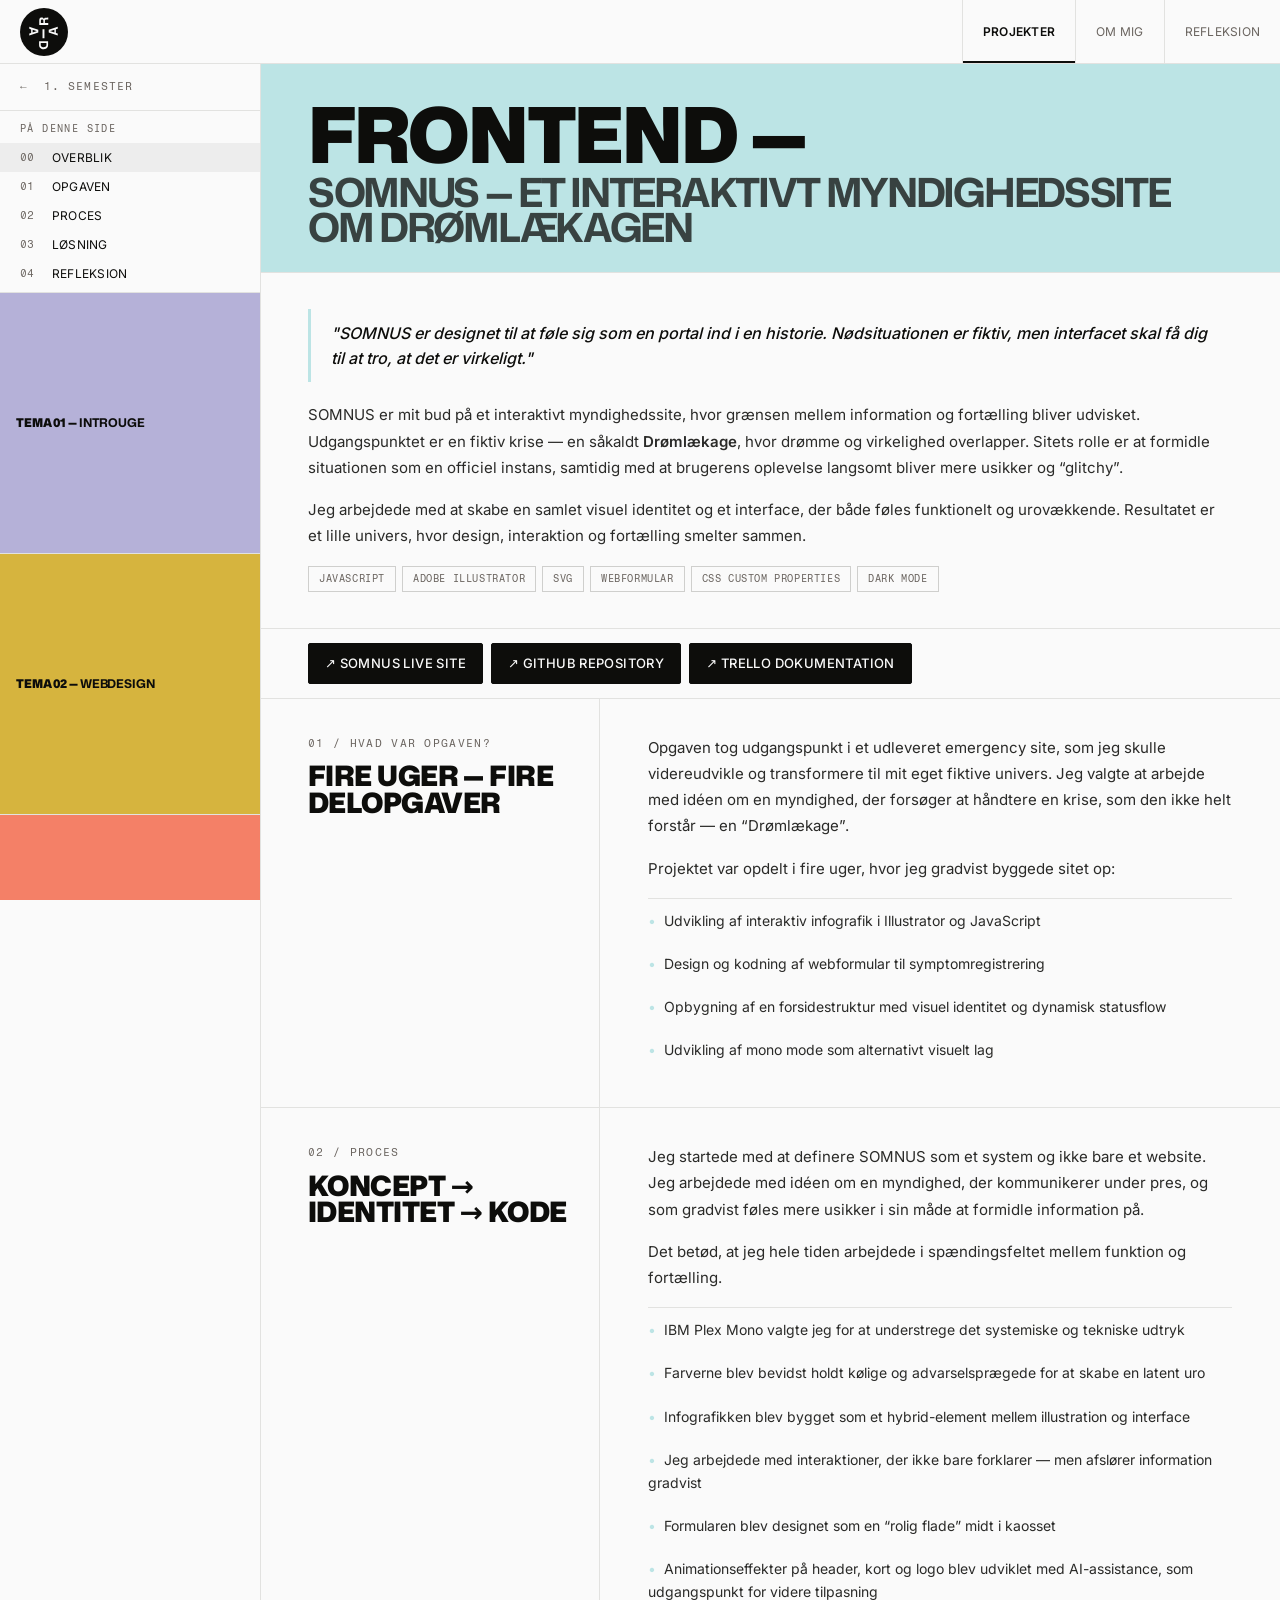
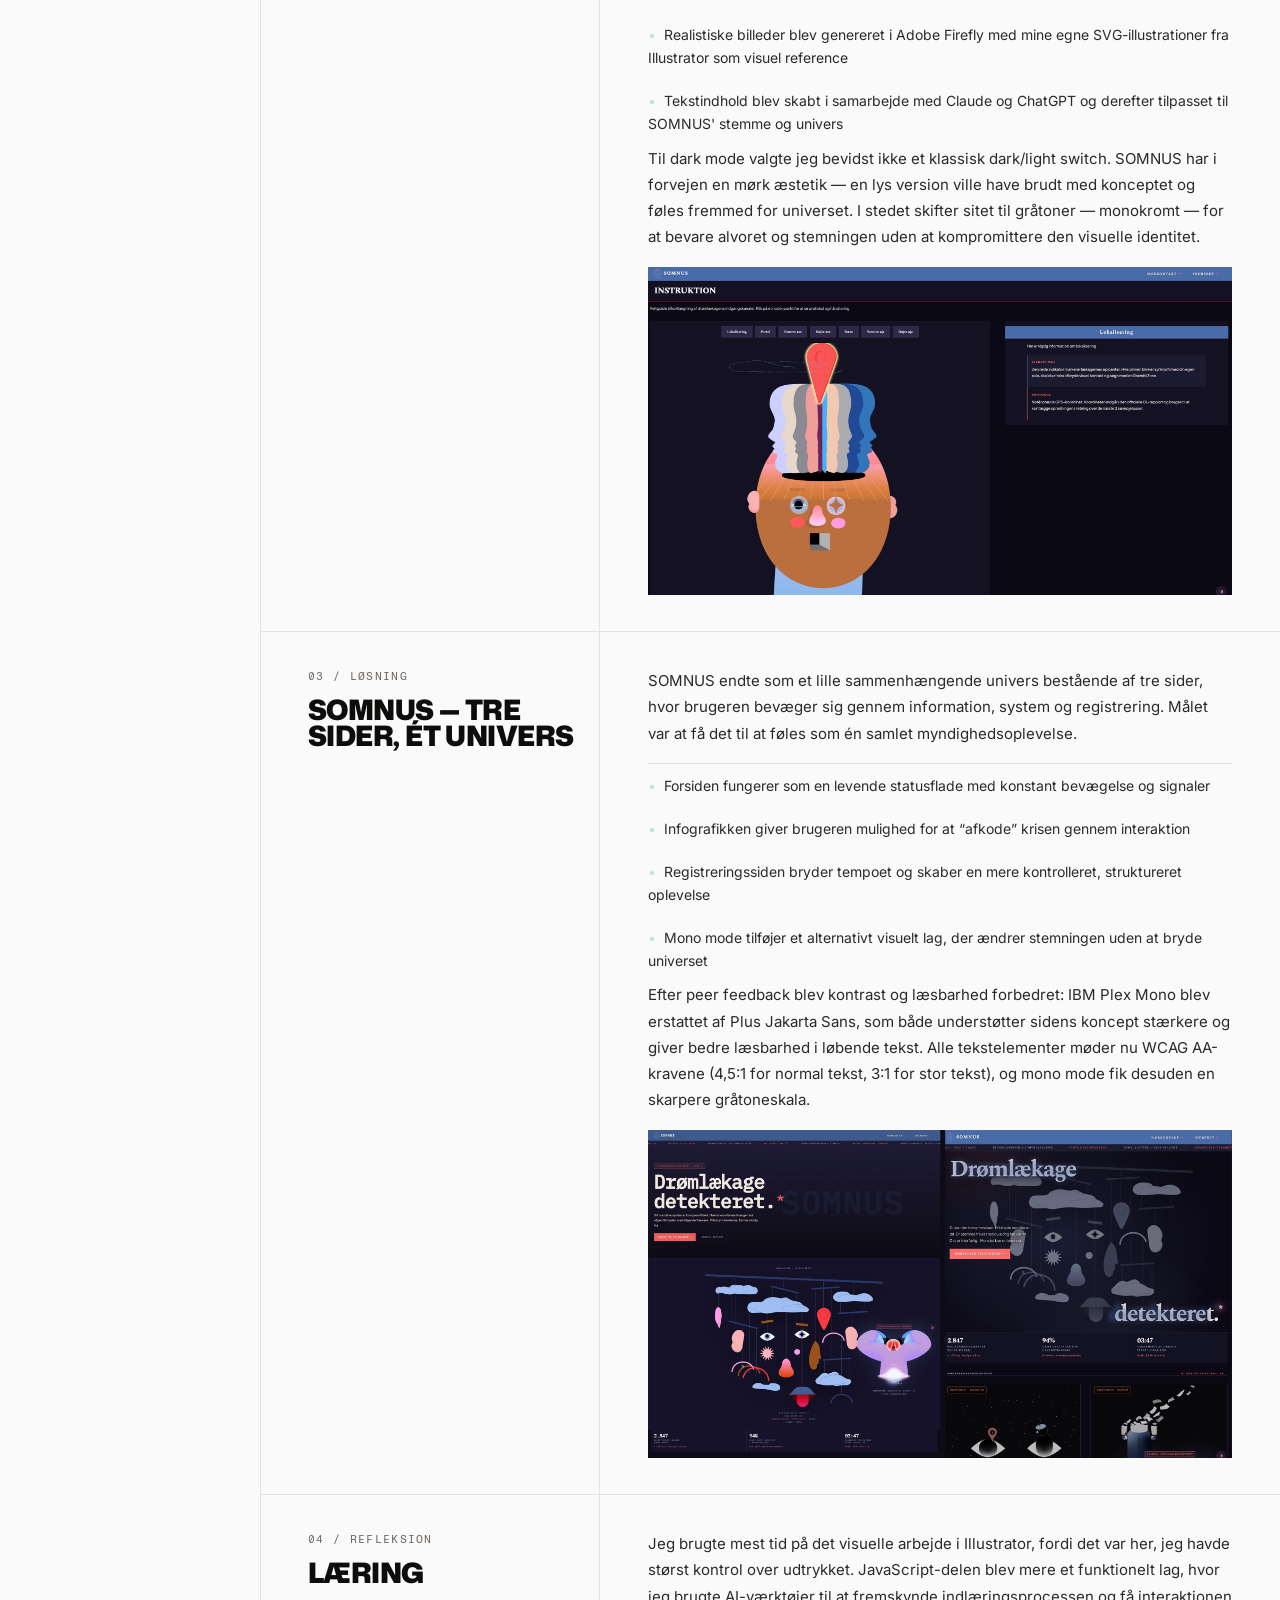
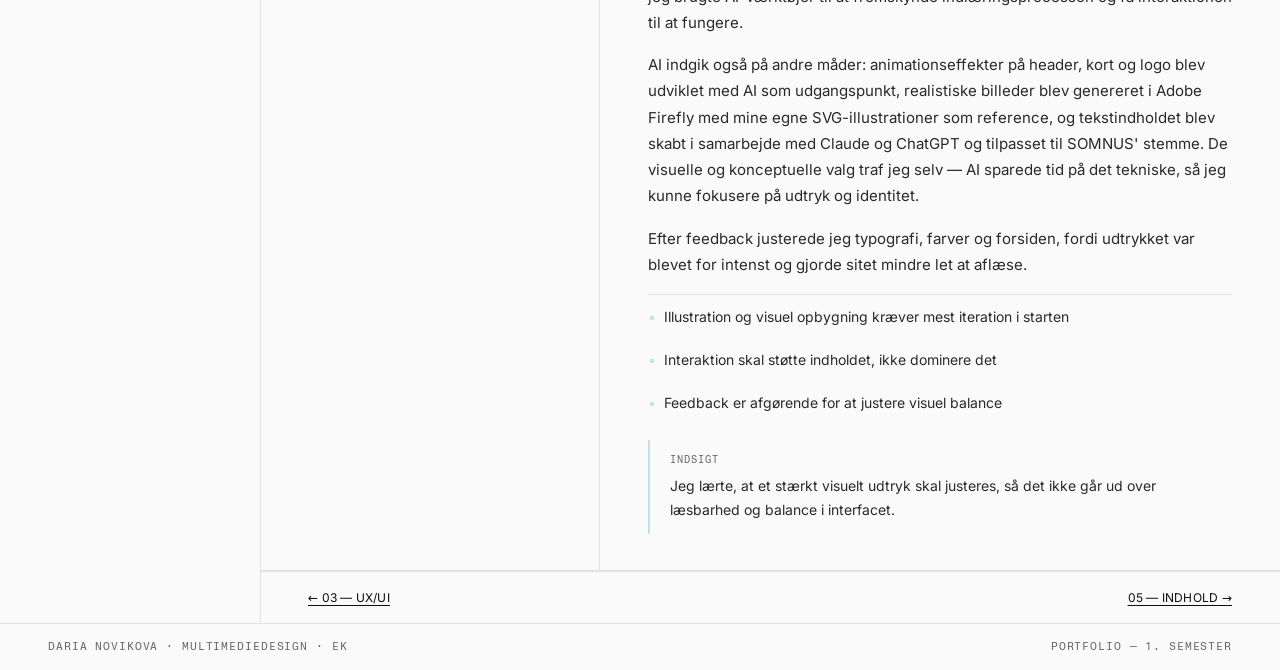
<file: t4-ui.html>
<!doctype html>
<html lang="da">
  <head>
    <meta charset="UTF-8" />
    <meta name="viewport" content="width=device-width, initial-scale=1.0">
    <meta name="description" content="Tema 4: Brugergrænseflade og frontend — SOMNUS, et fiktivt søvnsite med monokrom tilstand, WCAG AA-kontrastkrav og IBM Plex Mono som typografisk fundament. Daria Novikova, EK Multimediedesign 1. semester.">
    <title>T4 Brugergrænsefladeudvikling — Daria Novikova</title>

    <link rel="stylesheet" href="css/style.css" />
    <link rel="stylesheet" href="css/tema-base.css" />
    <link rel="stylesheet" href="css/t4.css" />
    <!-- Favicon -->
    <link rel="icon" type="image/x-icon" href="img/favicons/favicon-dark.ico" />
    <link rel="icon" type="image/svg+xml" href="img/favicons/favicon-dark.svg" media="(prefers-color-scheme: light)" />
    <link rel="icon" type="image/svg+xml" href="img/favicons/favicon-light.svg" media="(prefers-color-scheme: dark)" />
    <link rel="icon" type="image/png" sizes="32x32" href="img/favicons/favicon-dark-32x32.png" />
    <link rel="icon" type="image/png" sizes="16x16" href="img/favicons/favicon-dark-16x16.png" />
    <link rel="apple-touch-icon" sizes="180x180" href="img/favicons/apple-touch-icon-dark.png" />
    <link rel="icon" type="image/png" sizes="192x192" href="img/favicons/favicon-dark-192x192.png" />
    <link rel="icon" type="image/png" sizes="512x512" href="img/favicons/favicon-dark-512x512.png" />
  </head>

  <body>
    <!-- Navigation -->
    <nav class="top-nav" aria-label="Sidenavigation">
      <a href="index.html" class="nav-logo" aria-label="Gå til startside">
        <span class="nav-logo-default" aria-hidden="true">
          <svg width="48" height="48" viewBox="0 0 85.46 85.46" xmlns="http://www.w3.org/2000/svg">
            <circle cx="42.73" cy="42.73" r="42.73" fill="#0d0d0b" />
            <path d="M33.98,59.08h16.02v6.83c0,1.58-.33,2.92-1,4.02s-1.6,1.93-2.8,2.5c-1.2.57-2.61.86-4.22.86-1.19,0-2.27-.16-3.26-.48s-1.83-.8-2.54-1.43-1.25-1.4-1.63-2.32c-.38-.92-.57-1.97-.57-3.15v-6.83ZM36.9,62.5v2.83c0,.64.09,1.24.26,1.78s.46,1.01.86,1.41.92.7,1.58.92,1.47.33,2.44.33c1.26,0,2.26-.19,2.99-.56.73-.37,1.26-.89,1.58-1.56.32-.67.48-1.44.48-2.32v-2.83h-10.2Z" fill="#fafafa" />
            <path d="M21.73,35.25l-5.18-1.72v3.56l3.3,1.02v6.35l-3.3,1.02v3.56l16.02-5.31v-4.88l-10.84-3.6ZM29.98,41.38l-2.07.59-5.42,1.67v-4.71l5.42,1.68,2.07.61v.16Z" fill="#fafafa" />
            <path d="M44.59,21.53c.16-.36.4-.6.71-.74.31-.14.69-.21,1.14-.21h2.05c.38,0,.73-.02,1.05-.05.32-.04.58-.1.77-.19v-3.45c-.31.13-.62.21-.92.23-.31.02-.61.03-.9.03h-2.64c-.6,0-1.11.09-1.53.27-.42.17-.76.45-1.03.84-.27.39-.46.89-.56,1.51h-.13c-.25-.91-.72-1.63-1.4-2.16-.68-.52-1.52-.79-2.51-.79-.59,0-1.12.08-1.59.24-.47.17-.88.4-1.23.7-.35.3-.64.66-.88,1.1-.23.43-.41.91-.52,1.46-.12.54-.18,1.14-.18,1.8v8.15h16.02v-3.43h-5.98v-3.8c0-.66.09-1.16.26-1.51ZM37.13,26.84v-3.93c0-.38.04-.73.12-1.03.08-.31.21-.58.38-.82.18-.23.4-.41.67-.53.27-.13.61-.19,1.02-.19.66,0,1.21.2,1.65.59.44.4.66,1.06.66,1.98v3.93h-4.5Z" fill="#fafafa" />
            <path d="M40.09,53.85v-16.02h3.43v16.02h-3.43Z" fill="#fafafa" />
            <path d="M67.17,37.01v-3.56l-16.02,5.31v4.88l16.02,5.32v-3.56l-3.3-1.02v-6.35l3.3-1.02ZM61.24,43.56l-5.43-1.68-2.07-.61v-.16l2.07-.59,5.43-1.68v4.72Z" fill="#fafafa" />
          </svg>
        </span>
        <span class="nav-logo-hover" aria-hidden="true">
          <svg width="48" height="48" viewBox="0 0 85.46 85.46" xmlns="http://www.w3.org/2000/svg">
            <circle cx="42.73" cy="42.73" r="42.73" fill="#ffefae" />
            <path d="M33.98,59.08h16.02v6.83c0,1.58-.33,2.92-1,4.02s-1.6,1.93-2.8,2.5c-1.2.57-2.61.86-4.22.86-1.19,0-2.27-.16-3.26-.48s-1.83-.8-2.54-1.43-1.25-1.4-1.63-2.32c-.38-.92-.57-1.97-.57-3.15v-6.83ZM36.9,62.5v2.83c0,.64.09,1.24.26,1.78s.46,1.01.86,1.41.92.7,1.58.92,1.47.33,2.44.33c1.26,0,2.26-.19,2.99-.56.73-.37,1.26-.89,1.58-1.56.32-.67.48-1.44.48-2.32v-2.83h-10.2Z" fill="#0d0d0b" />
            <path d="M21.73,35.25l-5.18-1.72v3.56l3.3,1.02v6.35l-3.3,1.02v3.56l16.02-5.31v-4.88l-10.84-3.6ZM29.98,41.38l-2.07.59-5.42,1.67v-4.71l5.42,1.68,2.07.61v.16Z" fill="#0d0d0b" />
            <path d="M44.59,21.53c.16-.36.4-.6.71-.74.31-.14.69-.21,1.14-.21h2.05c.38,0,.73-.02,1.05-.05.32-.04.58-.1.77-.19v-3.45c-.31.13-.62.21-.92.23-.31.02-.61.03-.9.03h-2.64c-.6,0-1.11.09-1.53.27-.42.17-.76.45-1.03.84-.27.39-.46.89-.56,1.51h-.13c-.25-.91-.72-1.63-1.4-2.16-.68-.52-1.52-.79-2.51-.79-.59,0-1.12.08-1.59.24-.47.17-.88.4-1.23.7-.35.3-.64.66-.88,1.1-.23.43-.41.91-.52,1.46-.12.54-.18,1.14-.18,1.8v8.15h16.02v-3.43h-5.98v-3.8c0-.66.09-1.16.26-1.51ZM37.13,26.84v-3.93c0-.38.04-.73.12-1.03.08-.31.21-.58.38-.82.18-.23.4-.41.67-.53.27-.13.61-.19,1.02-.19.66,0,1.21.2,1.65.59.44.4.66,1.06.66,1.98v3.93h-4.5Z" fill="#0d0d0b" />
            <path d="M40.09,53.85v-16.02h3.43v16.02h-3.43Z" fill="#0d0d0b" />
            <path d="M67.17,37.01v-3.56l-16.02,5.31v4.88l16.02,5.32v-3.56l-3.3-1.02v-6.35l3.3-1.02ZM61.24,43.56l-5.43-1.68-2.07-.61v-.16l2.07-.59,5.43-1.68v4.72Z" fill="#0d0d0b" />
          </svg>
        </span>
      </a>
      <ul class="nav-links">
        <li><a href="index.html#projekter" class="aktiv">Projekter</a></li>
        <li><a href="om-mig.html">Om mig</a></li>
        <li><a href="index.html#refleksion">Refleksion</a></li>
      </ul>
      <button type="button" class="burger-knap" aria-label="Åbn menu" aria-expanded="false" aria-controls="mobil-menu"><span></span><span></span><span></span></button>
    </nav>

    <!-- Mobil menu -->
    <ul class="mobil-menu" id="mobil-menu">
      <li><a href="index.html#projekter" class="aktiv">Projekter</a></li>
      <li><a href="om-mig.html">Om mig</a></li>
      <li><a href="index.html#refleksion">Refleksion</a></li>
    </ul>

    <!-- Projekt Layout Container -->
    <div class="projekt-layout">
      <nav class="mobil-sek-nav">
        <a href="#s1">Overblik</a>
        <a href="#s2">Opgaven</a>
        <a href="#s3">Processen</a>
        <a href="#s4">Min løsning</a>
        <a href="#s5">Hvad lærte jeg?</a>
      </nav>

      <main class="projekt-indhold" id="hoved-indhold">
        <header class="projekt-hero">
          <h1 class="projekt-titel">
            Frontend &mdash;
            <em>SOMNUS — et interaktivt myndighedssite om Drømlækagen</em>
          </h1>
        </header>

        <!-- S1 Overblik -->
        <section class="proces-afsnit proces-afsnit-enkelt" id="s1">
          <div class="afsnit-hoejre afsnit-hoejre-bred">
            <div class="citat-boks">
              <p>"SOMNUS er designet til at føle sig som en portal ind i en historie. Nødsituationen er fiktiv, men interfacet skal få dig til at tro, at det er virkeligt."</p>
            </div>
           <p class="afsnit-tekst">
SOMNUS er mit bud på et interaktivt myndighedssite, hvor grænsen mellem information og fortælling bliver udvisket. Udgangspunktet er en fiktiv krise — en såkaldt <b>Drømlækage</b>, hvor drømme og virkelighed overlapper. Sitets rolle er at formidle situationen som en officiel instans, samtidig med at brugerens oplevelse langsomt bliver mere usikker og “glitchy”.
</p>

<p class="afsnit-tekst">
Jeg arbejdede med at skabe en samlet visuel identitet og et interface, der både føles funktionelt og urovækkende. Resultatet er et lille univers, hvor design, interaktion og fortælling smelter sammen.
</p>
            <div class="tags-liste">
              <span class="tag">JavaScript</span>
              <span class="tag">Adobe Illustrator</span>
              <span class="tag">SVG</span>
              <span class="tag">Webformular</span>
              <span class="tag">CSS custom properties</span>
              <span class="tag">Dark mode</span>

            </div>
          </div>
        </section>

        <!-- Links/CTA -->
        <div class="hurtig-links">
          <a href="https://daria-projects.github.io/signal-lost/" class="hurtig-link fremhaevet" target="_blank" rel="noopener">↗ SOMNUS live site</a>
          <a href="https://github.com/Daria-projects/signal-lost" class="hurtig-link" target="_blank" rel="noopener">↗ GitHub repository</a>
          <a href="https://trello.com/invite/b/69c12cfb97d7b7c51208cf1b/ATTI8685aef15473b19dfc2faf6697f973ed86A84092/emergency-site" class="hurtig-link" target="_blank" rel="noopener">↗ Trello dokumentation</a>

        </div>

        <!-- S2 Opgaven -->
        <section class="proces-afsnit" id="s2">
          <div class="afsnit-venstre">
            <span class="afsnit-nummer">01 / Hvad var opgaven?</span>
            <h2 class="afsnit-overskrift">Fire uger — fire delopgaver</h2>
          </div>
          <div class="afsnit-hoejre">
            <p class="afsnit-tekst">
Opgaven tog udgangspunkt i et udleveret emergency site, som jeg skulle videreudvikle og transformere til mit eget fiktive univers. Jeg valgte at arbejde med idéen om en myndighed, der forsøger at håndtere en krise, som den ikke helt forstår — en “Drømlækage”.
</p>

<p class="afsnit-tekst">
Projektet var opdelt i fire uger, hvor jeg gradvist byggede sitet op:
</p>
<ul class="tjekliste">
  <li>Udvikling af interaktiv infografik i Illustrator og JavaScript</li>
  <li>Design og kodning af webformular til symptomregistrering</li>
  <li>Opbygning af en forsidestruktur med visuel identitet og dynamisk statusflow</li>
  <li>Udvikling af mono mode som alternativt visuelt lag</li>
</ul>
           
        </section>

        <!-- S3 Proces -->
        <section class="proces-afsnit" id="s3">
          <div class="afsnit-venstre">
            <span class="afsnit-nummer">02 / Proces</span>
            <h2 class="afsnit-overskrift">Koncept → identitet → kode</h2>
          </div>
          <div class="afsnit-hoejre">
            <p class="afsnit-tekst">
Jeg startede med at definere SOMNUS som et system og ikke bare et website. Jeg arbejdede med idéen om en myndighed, der kommunikerer under pres, og som gradvist føles mere usikker i sin måde at formidle information på.
</p>

<p class="afsnit-tekst">
Det betød, at jeg hele tiden arbejdede i spændingsfeltet mellem funktion og fortælling.
</p>
            <ul class="tjekliste">
  <li>IBM Plex Mono valgte jeg for at understrege det systemiske og tekniske udtryk</li>
  <li>Farverne blev bevidst holdt kølige og advarselsprægede for at skabe en latent uro</li>
  <li>Infografikken blev bygget som et hybrid-element mellem illustration og interface</li>
  <li>Jeg arbejdede med interaktioner, der ikke bare forklarer — men afslører information gradvist</li>
  <li>Formularen blev designet som en “rolig flade” midt i kaosset</li>
  <li>Animationseffekter på header, kort og logo blev udviklet med AI-assistance, 
som udgangspunkt for videre tilpasning</li>
<li>Realistiske billeder blev genereret i Adobe Firefly med mine egne 
SVG-illustrationer fra Illustrator som visuel reference</li>
<li>Tekstindhold blev skabt i samarbejde med Claude og ChatGPT og derefter 
tilpasset til SOMNUS' stemme og univers</li>
</ul>
            <p class="afsnit-tekst">Til dark mode valgte jeg bevidst ikke et klassisk dark/light switch. SOMNUS har i forvejen en mørk æstetik — en lys version ville have brudt med konceptet og føles fremmed for universet. I stedet skifter sitet til gråtoner — monokromt — for at bevare alvoret og stemningen uden at kompromittere den visuelle identitet.</p>
            <div class="billede-boks">
              <img src="img/img_04/somnus-infografik-illustrator.webp" width="2200" height="1238" alt="SOMNUS infografik — hoved med node-punkter tegnet i Adobe Illustrator" />
            </div>
          </div>
        </section>

        <!-- S4 Løsning -->
        <section class="proces-afsnit" id="s4">
          <div class="afsnit-venstre">
            <span class="afsnit-nummer">03 / Løsning</span>
            <h2 class="afsnit-overskrift">SOMNUS — tre sider, ét univers</h2>
          </div>
          <div class="afsnit-hoejre">
            <p class="afsnit-tekst">
SOMNUS endte som et lille sammenhængende univers bestående af tre sider, hvor brugeren bevæger sig gennem information, system og registrering. Målet var at få det til at føles som én samlet myndighedsoplevelse.
</p>
            <ul class="tjekliste">
  <li>Forsiden fungerer som en levende statusflade med konstant bevægelse og signaler</li>
  <li>Infografikken giver brugeren mulighed for at “afkode” krisen gennem interaktion</li>
  <li>Registreringssiden bryder tempoet og skaber en mere kontrolleret, struktureret oplevelse</li>
  <li>Mono mode tilføjer et alternativt visuelt lag, der ændrer stemningen uden at bryde universet</li>
</ul>
            <p class="afsnit-tekst">Efter peer feedback blev kontrast og læsbarhed forbedret: IBM Plex Mono blev erstattet af Plus Jakarta Sans, som både understøtter sidens koncept stærkere og giver bedre læsbarhed i løbende tekst. Alle tekstelementer møder nu WCAG AA-kravene (4,5:1 for normal tekst, 3:1 for stor tekst), og mono mode fik desuden en skarpere gråtoneskala.</p>
            <div class="billede-boks">
              <img src="img/img_04/somnus-screenshot.webp" width="2200" height="1238" alt="Screenshot af SOMNUS emergency site — forside" />
            </div>
          </div>
        </section>

        <!-- S5 Refleksion -->
<section class="proces-afsnit" id="s5">
  <div class="afsnit-venstre">
    <span class="afsnit-nummer">04 / Refleksion</span>
    <h2 class="afsnit-overskrift">Læring</h2>
  </div>

  <div class="afsnit-hoejre">
    <p class="afsnit-tekst">
      Jeg brugte mest tid på det visuelle arbejde i Illustrator, fordi det var her, jeg havde størst kontrol over udtrykket. JavaScript-delen blev mere et funktionelt lag, hvor jeg brugte AI-værktøjer til at fremskynde indlæringsprocessen og få interaktionen til at fungere.
    </p>

    <p class="afsnit-tekst">
      AI indgik også på andre måder: animationseffekter på header, kort og logo blev udviklet med AI som udgangspunkt, realistiske billeder blev genereret i Adobe Firefly med mine egne SVG-illustrationer som reference, og tekstindholdet blev skabt i samarbejde med Claude og ChatGPT og tilpasset til SOMNUS' stemme. De visuelle og konceptuelle valg traf jeg selv — AI sparede tid på det tekniske, så jeg kunne fokusere på udtryk og identitet.
    </p>

    <p class="afsnit-tekst">
      Efter feedback justerede jeg typografi, farver og forsiden, fordi udtrykket var blevet for intenst og gjorde sitet mindre let at aflæse.
    </p>

    <ul class="tjekliste">
      <li>Illustration og visuel opbygning kræver mest iteration i starten</li>
      <li>Interaktion skal støtte indholdet, ikke dominere det</li>
      <li>Feedback er afgørende for at justere visuel balance</li>
    </ul>

    <div class="indsigt">
      <span class="indsigt-label">Indsigt</span>
      <p class="indsigt-tekst">
        Jeg lærte, at et stærkt visuelt udtryk skal justeres, så det ikke går ud over læsbarhed og balance i interfacet.
      </p>
    </div>
  </div>
</section>

        <nav class="projekt-nav">
          <span class="pnav"><a href="t3-ux.html">← 03 — UX/UI</a></span>
          <span class="pnav"><a href="t5-indhold.html">05 — Indhold →</a></span>
        </nav>
      </main>

      <!-- Nav SIDEBAR -->
      <aside class="sidebar">
        <a href="index.html" class="sidebar-tilbage">← &nbsp;1. semester</a>
        <nav class="sidebar-sek-wrap" aria-label="Indholdsfortegnelse">
          <p class="sidebar-sek-label">På denne side</p>
          <button class="sidebar-sek-punkt aktiv" data-maal="s1"><span class="sek-nr">00</span><span class="sek-label">Overblik</span></button>
          <button class="sidebar-sek-punkt" data-maal="s2"><span class="sek-nr">01</span><span class="sek-label">Opgaven</span></button>
          <button class="sidebar-sek-punkt" data-maal="s3"><span class="sek-nr">02</span><span class="sek-label">Proces</span></button>
          <button class="sidebar-sek-punkt" data-maal="s4"><span class="sek-nr">03</span><span class="sek-label">Løsning</span></button>
          <button class="sidebar-sek-punkt" data-maal="s5"><span class="sek-nr">04</span><span class="sek-label">Refleksion</span></button>
        </nav>
        <nav aria-label="Temanavigation">
          <a href="t1-introuge.html" class="side-punkt side-moerk">
            <div class="side-bg t1-bg"></div>
            <div class="side-indre"><p class="side-titel">Tema 01 &mdash; <em>Introuge</em></p></div>
          </a>
          <a href="t2-web.html" class="side-punkt side-moerk">
            <div class="side-bg t2-bg"></div>
            <div class="side-indre"><p class="side-titel">Tema 02 &mdash; <em>Webdesign</em></p></div>
          </a>
          <a href="t3-ux.html" class="side-punkt side-moerk">
            <div class="side-bg t3-bg"></div>
            <div class="side-indre"><p class="side-titel">Tema 03 &mdash; <em>UX/UI</em></p></div>
          </a>
          <a href="t4-ui.html" class="side-punkt side-moerk aktiv" aria-current="page">
            <div class="side-bg t4-bg"></div>
            <div class="side-indre"><p class="side-titel">Tema 04 &mdash; <em>Frontend</em></p></div>
          </a>
          <a href="t5-indhold.html" class="side-punkt side-moerk">
            <div class="side-bg t5-bg"></div>
            <div class="side-indre"><p class="side-titel">Tema 05 &mdash; <em>Indhold</em></p></div>
          </a>
          <a href="t6-portfolio.html" class="side-punkt side-moerk">
            <div class="side-bg t6-bg"></div>
            <div class="side-indre"><p class="side-titel">Tema 06 &mdash; <em>Portfolio</em></p></div>
          </a>
        </nav>
      </aside>
    </div>

    <footer>
      <span class="footer-tekst">Daria Novikova &middot; Multimediedesign &middot; EK</span>
      <span class="footer-tekst">Portfolio — 1. semester</span>
    </footer>

    <script src="js/nav.js"></script>
    <script src="js/tema.js"></script>
  </body>
</html>
</file>
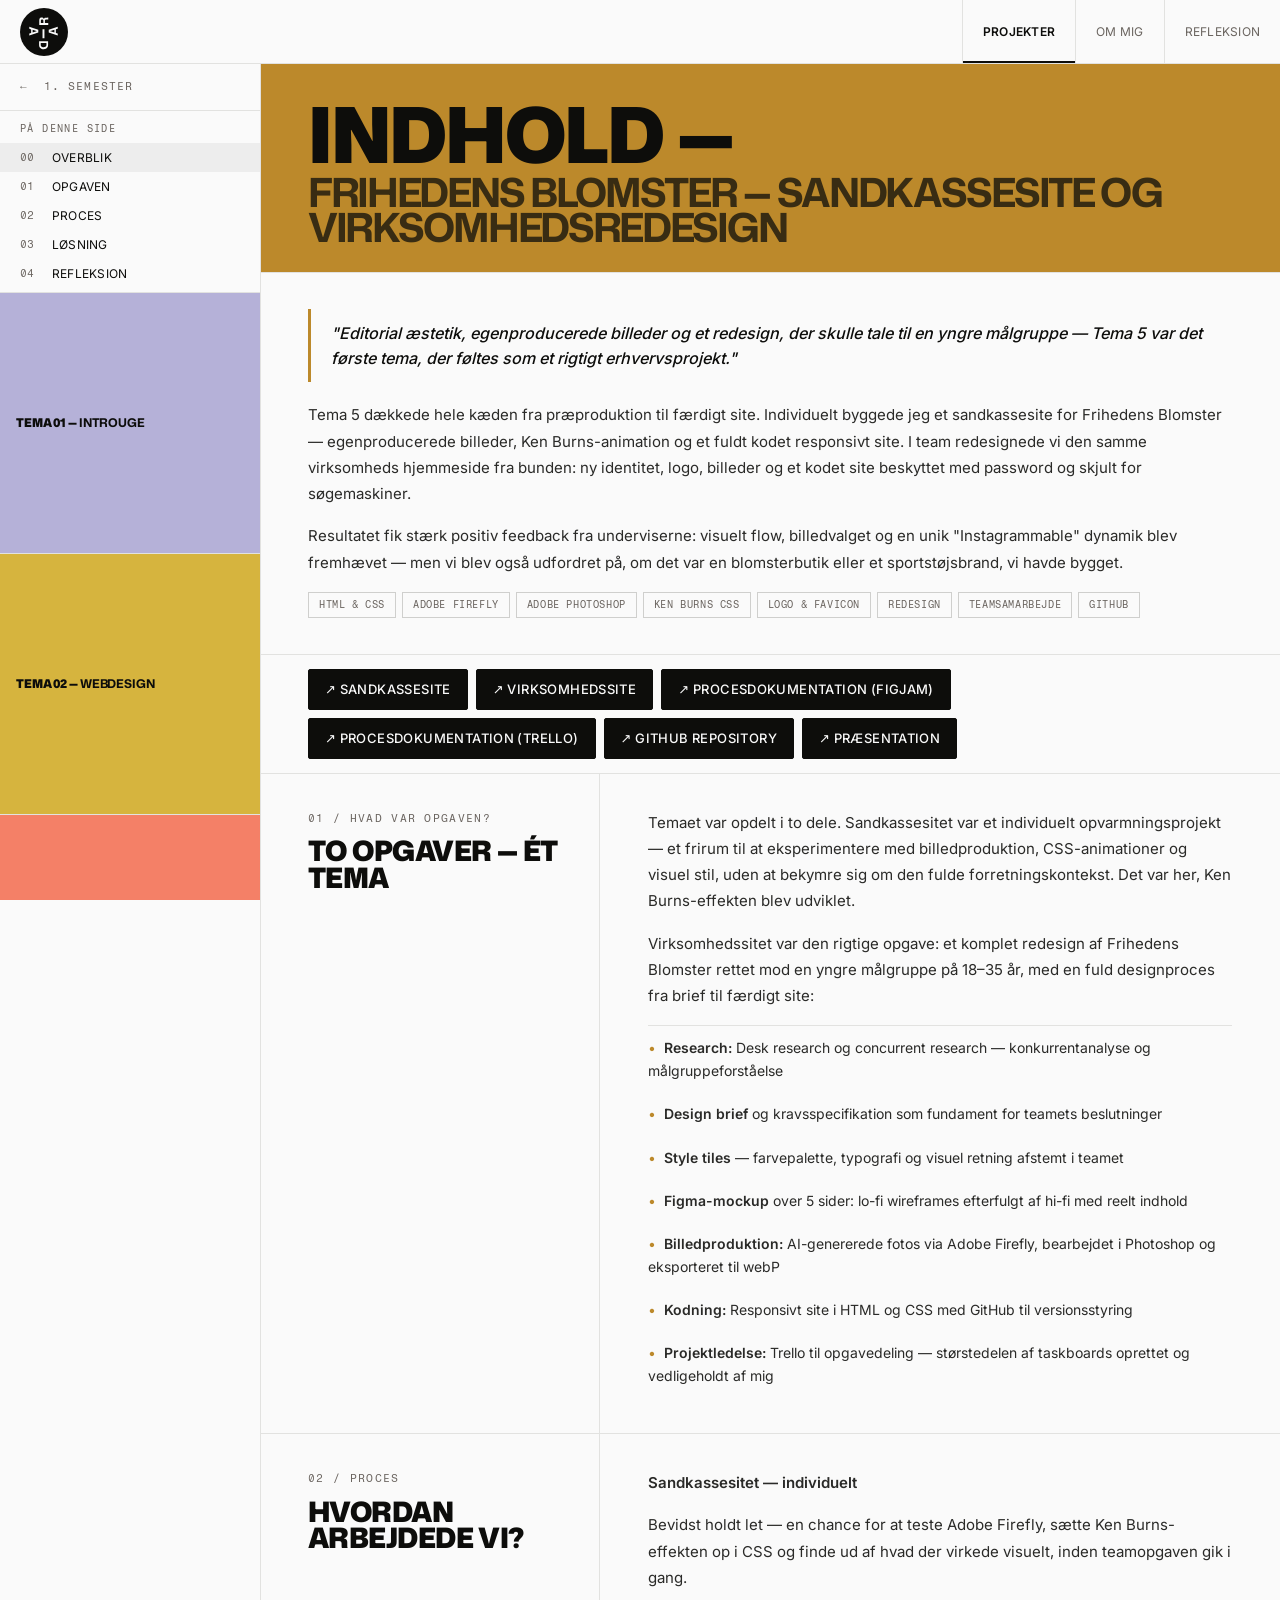
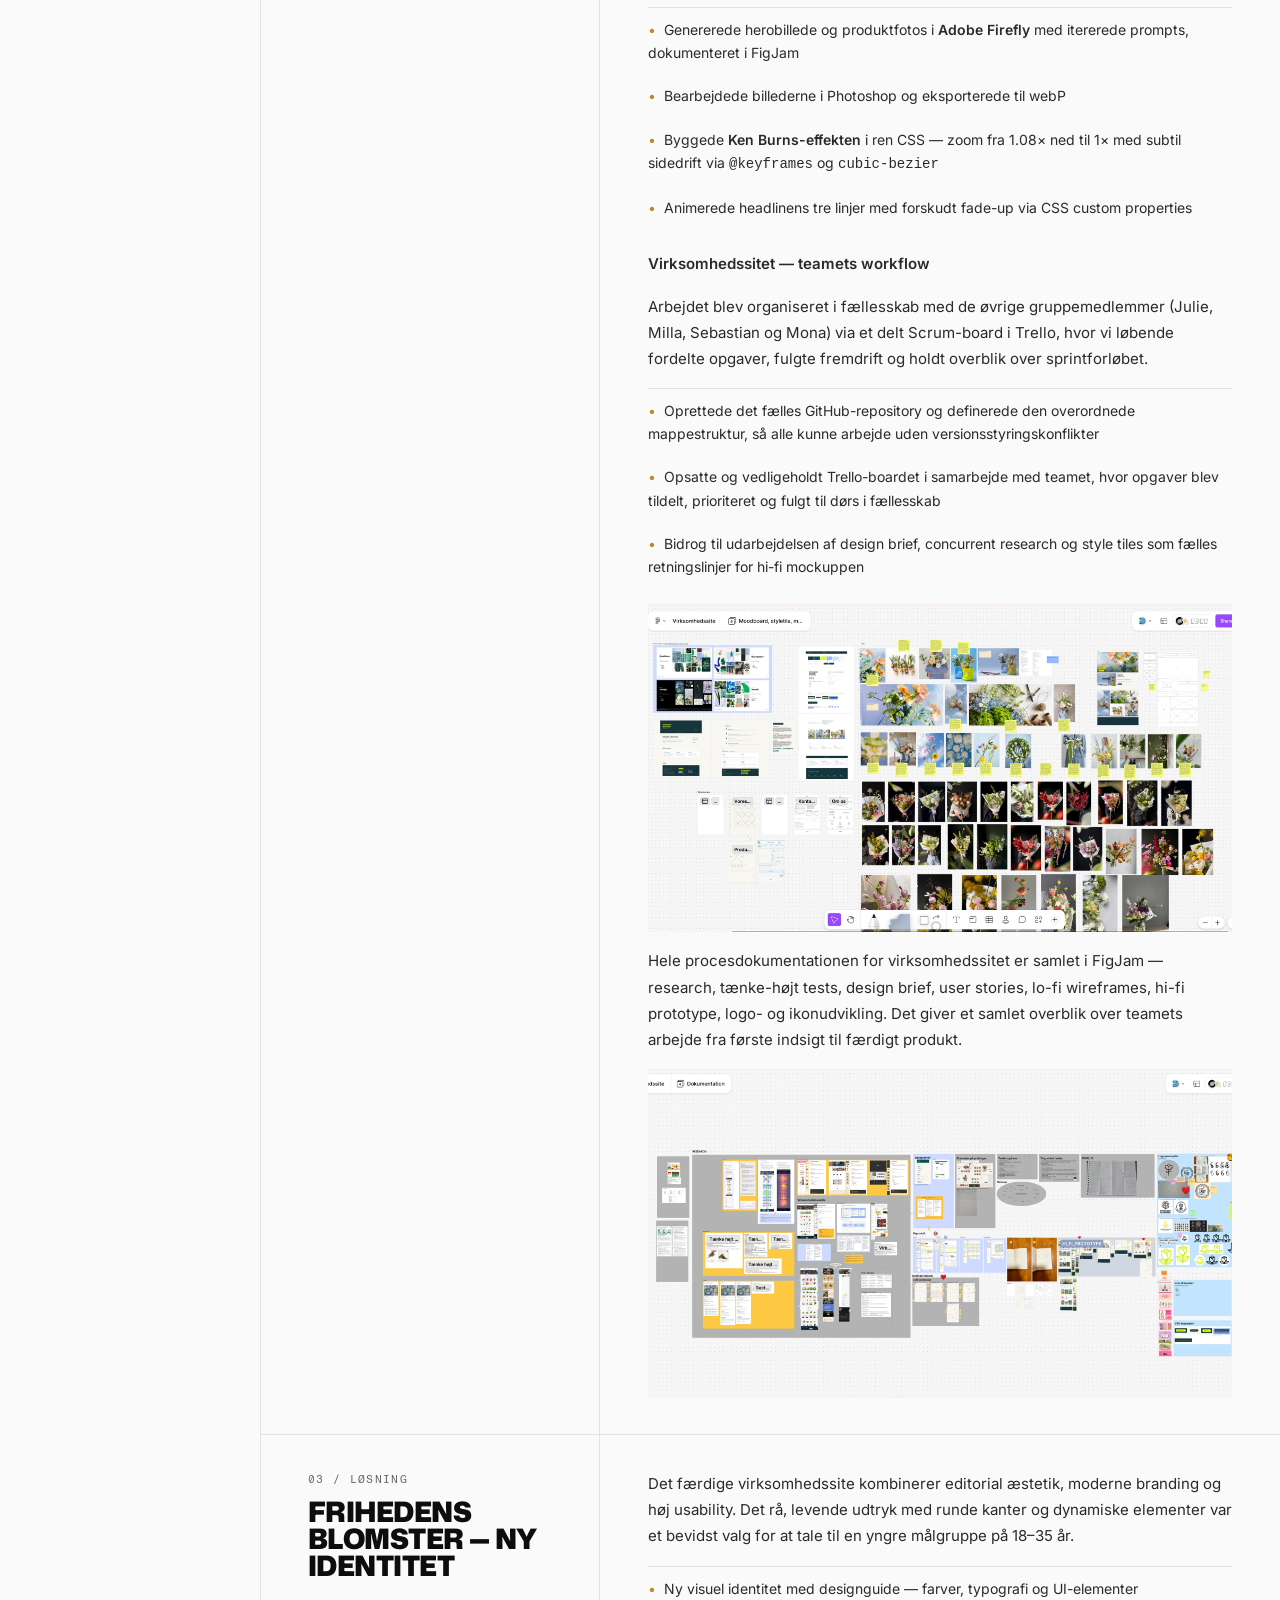
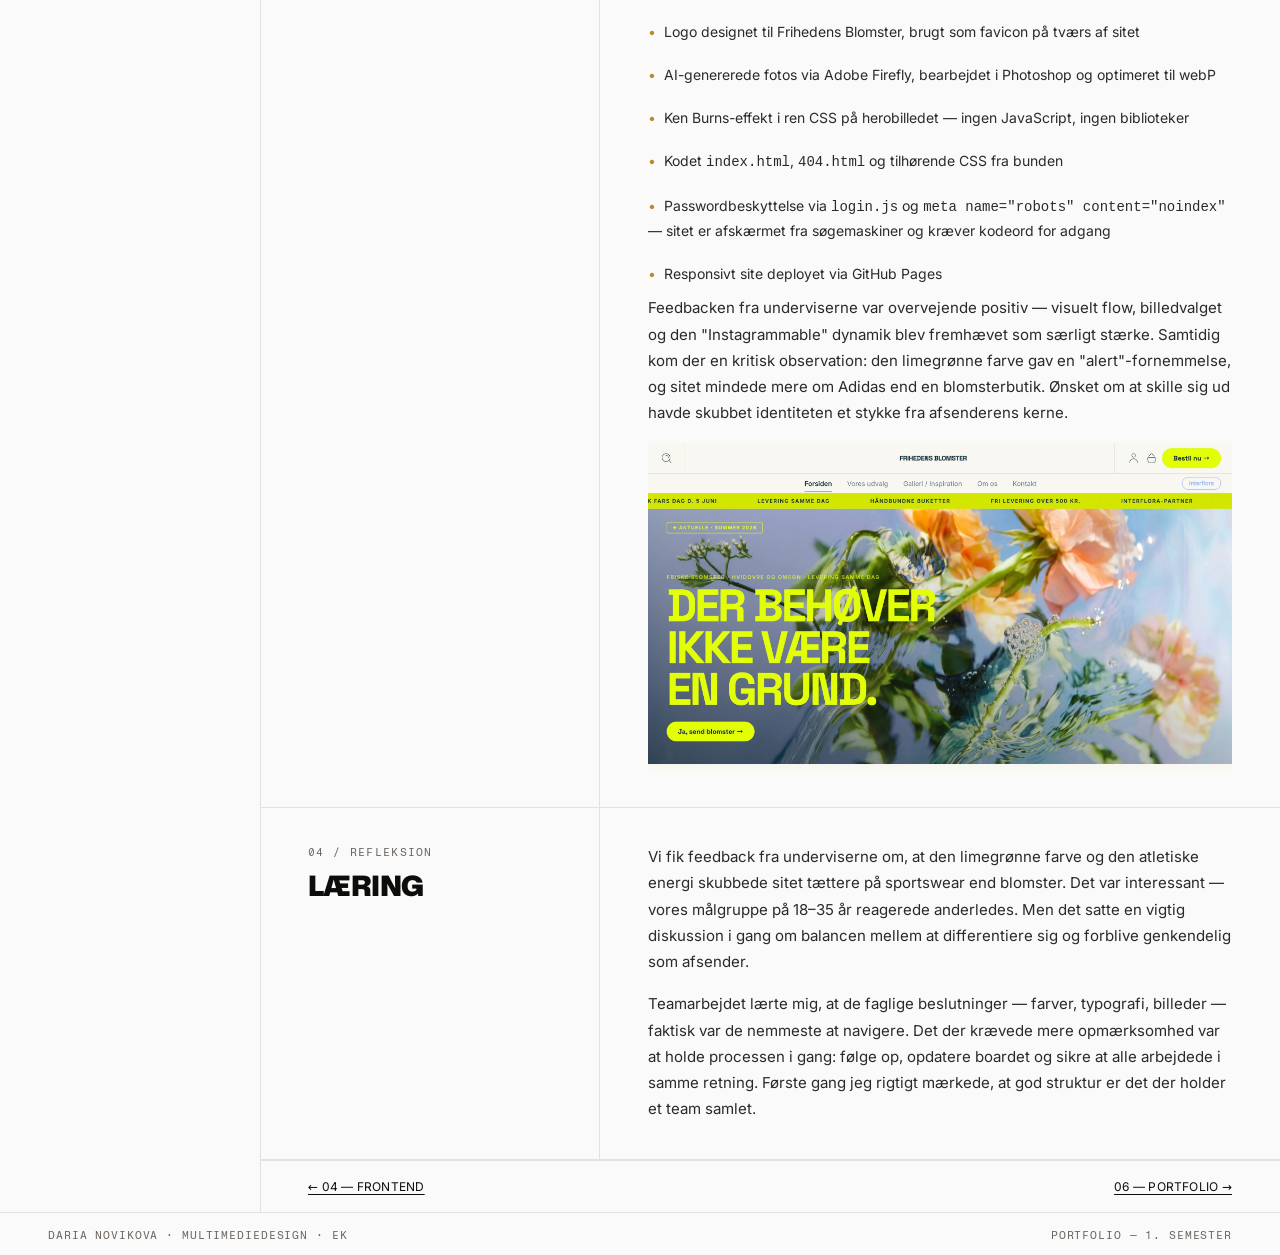
<file: t5-indhold.html>
<!doctype html>
<html lang="da">
  <head>
    <meta charset="UTF-8" />
    <meta name="viewport" content="width=device-width, initial-scale=1.0" />
    <meta
      name="description"
      content="Tema 5: Grundlæggende indhold — redesign af Frihedens Blomster rettet mod en yngre målgruppe. Fuld designproces fra brief til færdigt site med Adobe Firefly og Scrum. Daria Novikova, EK Multimediedesign 1. semester."
    />
    <title>T5 Grundlæggende indhold — Daria Novikova</title>

    <link rel="stylesheet" href="css/style.css" />
    <link rel="stylesheet" href="css/tema-base.css" />
    <link rel="stylesheet" href="css/t5.css" />
    <!-- Favicon -->
    <link rel="icon" type="image/x-icon" href="img/favicons/favicon-dark.ico" />
    <link rel="icon" type="image/svg+xml" href="img/favicons/favicon-dark.svg" media="(prefers-color-scheme: light)" />
    <link rel="icon" type="image/svg+xml" href="img/favicons/favicon-light.svg" media="(prefers-color-scheme: dark)" />
    <link rel="icon" type="image/png" sizes="32x32" href="img/favicons/favicon-dark-32x32.png" />
    <link rel="icon" type="image/png" sizes="16x16" href="img/favicons/favicon-dark-16x16.png" />
    <link rel="apple-touch-icon" sizes="180x180" href="img/favicons/apple-touch-icon-dark.png" />
    <link rel="icon" type="image/png" sizes="192x192" href="img/favicons/favicon-dark-192x192.png" />
    <link rel="icon" type="image/png" sizes="512x512" href="img/favicons/favicon-dark-512x512.png" />
  </head>

  <body>
    <!-- Navigation -->
    <nav class="top-nav" aria-label="Sidenavigation">
      <a href="index.html" class="nav-logo" aria-label="Gå til startside">
        <span class="nav-logo-default" aria-hidden="true">
          <svg width="48" height="48" viewBox="0 0 85.46 85.46" xmlns="http://www.w3.org/2000/svg">
            <circle cx="42.73" cy="42.73" r="42.73" fill="#0d0d0b" />
            <path
              d="M33.98,59.08h16.02v6.83c0,1.58-.33,2.92-1,4.02s-1.6,1.93-2.8,2.5c-1.2.57-2.61.86-4.22.86-1.19,0-2.27-.16-3.26-.48s-1.83-.8-2.54-1.43-1.25-1.4-1.63-2.32c-.38-.92-.57-1.97-.57-3.15v-6.83ZM36.9,62.5v2.83c0,.64.09,1.24.26,1.78s.46,1.01.86,1.41.92.7,1.58.92,1.47.33,2.44.33c1.26,0,2.26-.19,2.99-.56.73-.37,1.26-.89,1.58-1.56.32-.67.48-1.44.48-2.32v-2.83h-10.2Z"
              fill="#fafafa"
            />
            <path d="M21.73,35.25l-5.18-1.72v3.56l3.3,1.02v6.35l-3.3,1.02v3.56l16.02-5.31v-4.88l-10.84-3.6ZM29.98,41.38l-2.07.59-5.42,1.67v-4.71l5.42,1.68,2.07.61v.16Z" fill="#fafafa" />
            <path
              d="M44.59,21.53c.16-.36.4-.6.71-.74.31-.14.69-.21,1.14-.21h2.05c.38,0,.73-.02,1.05-.05.32-.04.58-.1.77-.19v-3.45c-.31.13-.62.21-.92.23-.31.02-.61.03-.9.03h-2.64c-.6,0-1.11.09-1.53.27-.42.17-.76.45-1.03.84-.27.39-.46.89-.56,1.51h-.13c-.25-.91-.72-1.63-1.4-2.16-.68-.52-1.52-.79-2.51-.79-.59,0-1.12.08-1.59.24-.47.17-.88.4-1.23.7-.35.3-.64.66-.88,1.1-.23.43-.41.91-.52,1.46-.12.54-.18,1.14-.18,1.8v8.15h16.02v-3.43h-5.98v-3.8c0-.66.09-1.16.26-1.51ZM37.13,26.84v-3.93c0-.38.04-.73.12-1.03.08-.31.21-.58.38-.82.18-.23.4-.41.67-.53.27-.13.61-.19,1.02-.19.66,0,1.21.2,1.65.59.44.4.66,1.06.66,1.98v3.93h-4.5Z"
              fill="#fafafa"
            />
            <path d="M40.09,53.85v-16.02h3.43v16.02h-3.43Z" fill="#fafafa" />
            <path d="M67.17,37.01v-3.56l-16.02,5.31v4.88l16.02,5.32v-3.56l-3.3-1.02v-6.35l3.3-1.02ZM61.24,43.56l-5.43-1.68-2.07-.61v-.16l2.07-.59,5.43-1.68v4.72Z" fill="#fafafa" />
          </svg>
        </span>
        <span class="nav-logo-hover" aria-hidden="true">
          <svg width="48" height="48" viewBox="0 0 85.46 85.46" xmlns="http://www.w3.org/2000/svg">
            <circle cx="42.73" cy="42.73" r="42.73" fill="#ffefae" />
            <path
              d="M33.98,59.08h16.02v6.83c0,1.58-.33,2.92-1,4.02s-1.6,1.93-2.8,2.5c-1.2.57-2.61.86-4.22.86-1.19,0-2.27-.16-3.26-.48s-1.83-.8-2.54-1.43-1.25-1.4-1.63-2.32c-.38-.92-.57-1.97-.57-3.15v-6.83ZM36.9,62.5v2.83c0,.64.09,1.24.26,1.78s.46,1.01.86,1.41.92.7,1.58.92,1.47.33,2.44.33c1.26,0,2.26-.19,2.99-.56.73-.37,1.26-.89,1.58-1.56.32-.67.48-1.44.48-2.32v-2.83h-10.2Z"
              fill="#0d0d0b"
            />
            <path d="M21.73,35.25l-5.18-1.72v3.56l3.3,1.02v6.35l-3.3,1.02v3.56l16.02-5.31v-4.88l-10.84-3.6ZM29.98,41.38l-2.07.59-5.42,1.67v-4.71l5.42,1.68,2.07.61v.16Z" fill="#0d0d0b" />
            <path
              d="M44.59,21.53c.16-.36.4-.6.71-.74.31-.14.69-.21,1.14-.21h2.05c.38,0,.73-.02,1.05-.05.32-.04.58-.1.77-.19v-3.45c-.31.13-.62.21-.92.23-.31.02-.61.03-.9.03h-2.64c-.6,0-1.11.09-1.53.27-.42.17-.76.45-1.03.84-.27.39-.46.89-.56,1.51h-.13c-.25-.91-.72-1.63-1.4-2.16-.68-.52-1.52-.79-2.51-.79-.59,0-1.12.08-1.59.24-.47.17-.88.4-1.23.7-.35.3-.64.66-.88,1.1-.23.43-.41.91-.52,1.46-.12.54-.18,1.14-.18,1.8v8.15h16.02v-3.43h-5.98v-3.8c0-.66.09-1.16.26-1.51ZM37.13,26.84v-3.93c0-.38.04-.73.12-1.03.08-.31.21-.58.38-.82.18-.23.4-.41.67-.53.27-.13.61-.19,1.02-.19.66,0,1.21.2,1.65.59.44.4.66,1.06.66,1.98v3.93h-4.5Z"
              fill="#0d0d0b"
            />
            <path d="M40.09,53.85v-16.02h3.43v16.02h-3.43Z" fill="#0d0d0b" />
            <path d="M67.17,37.01v-3.56l-16.02,5.31v4.88l16.02,5.32v-3.56l-3.3-1.02v-6.35l3.3-1.02ZM61.24,43.56l-5.43-1.68-2.07-.61v-.16l2.07-.59,5.43-1.68v4.72Z" fill="#0d0d0b" />
          </svg>
        </span>
      </a>
      <ul class="nav-links">
        <li><a href="index.html#projekter" class="aktiv">Projekter</a></li>
        <li><a href="om-mig.html">Om mig</a></li>
        <li><a href="index.html#refleksion">Refleksion</a></li>
      </ul>
      <button type="button" class="burger-knap" aria-label="Åbn menu" aria-expanded="false" aria-controls="mobil-menu"><span></span><span></span><span></span></button>
    </nav>

    <!-- Mobil menu -->
    <ul class="mobil-menu" id="mobil-menu">
      <li><a href="index.html#projekter" class="aktiv">Projekter</a></li>
      <li><a href="om-mig.html">Om mig</a></li>
      <li><a href="index.html#refleksion">Refleksion</a></li>
    </ul>

    <!-- Projekt Layout Container -->
    <div class="projekt-layout">
      <nav class="mobil-sek-nav">
        <a href="#s1">Overblik</a>
        <a href="#s2">Opgaven</a>
        <a href="#s3">Processen</a>
        <a href="#s4">Min løsning</a>
        <a href="#s5">Hvad lærte jeg?</a>
      </nav>

      <main class="projekt-indhold" id="hoved-indhold">
        <header class="projekt-hero">
          <h1 class="projekt-titel">
            Indhold &mdash;
            <em>Frihedens Blomster — sandkassesite og virksomhedsredesign</em>
          </h1>
        </header>

        <!-- S1 Overblik -->
        <section class="proces-afsnit proces-afsnit-enkelt" id="s1">
          <div class="afsnit-hoejre afsnit-hoejre-bred">
            <div class="citat-boks">
              <p>"Editorial æstetik, egenproducerede billeder og et redesign, der skulle tale til en yngre målgruppe — Tema 5 var det første tema, der føltes som et rigtigt erhvervsprojekt."</p>
            </div>
            <p class="afsnit-tekst">
              Tema 5 dækkede hele kæden fra præproduktion til færdigt site. Individuelt byggede jeg et sandkassesite for Frihedens Blomster — egenproducerede billeder, Ken Burns-animation og et fuldt kodet responsivt site. I team redesignede vi den
              samme virksomheds hjemmeside fra bunden: ny identitet, logo, billeder og et kodet site beskyttet med password og skjult for søgemaskiner.
            </p>
            <p class="afsnit-tekst">
              Resultatet fik stærk positiv feedback fra underviserne: visuelt flow, billedvalget og en unik "Instagrammable" dynamik blev fremhævet — men vi blev også udfordret på, om det var en blomsterbutik eller et sportstøjsbrand, vi havde
              bygget.
            </p>
            <div class="tags-liste">
              <span class="tag">HTML &amp; CSS</span>
              <span class="tag">Adobe Firefly</span>
              <span class="tag">Adobe Photoshop</span>
              <span class="tag">Ken Burns CSS</span>
              <span class="tag">Logo &amp; favicon</span>
              <span class="tag">Redesign</span>
              <span class="tag">Teamsamarbejde</span>
              <span class="tag">GitHub</span>
            </div>
          </div>
        </section>

        <!-- Links/CTA -->
        <div class="hurtig-links">
          <a href="https://daria-projects.github.io/Sandcasse/" class="hurtig-link" target="_blank" rel="noopener">↗ Sandkassesite</a>
          <a href="https://daria-projects.github.io/Virksomhedssite/" class="hurtig-link fremhaevet" target="_blank" rel="noopener">↗ Virksomhedssite</a>
          <a href="https://www.figma.com/board/Eq9uLGev8EfvB051gQCTVj/Virksomhedssite?node-id=0-1&p=f&t=b3pKa5bMMyVaw02Z-0" class="hurtig-link" target="_blank" rel="noopener">↗ Procesdokumentation (Figjam)</a>

          <a href="https://trello.com/invite/b/69faec06f59c561feacdf25b/ATTIb8e1673ba1b5573d524476a913c356c9FC87704B/scrum-t5" class="hurtig-link" target="_blank" rel="noopener">↗ Procesdokumentation (Trello)</a>
          <a href="https://github.com/Daria-projects/Virksomhedssite" class="hurtig-link" target="_blank" rel="noopener">↗ GitHub repository</a>
          <a href="https://docs.google.com/presentation/d/e/2PACX-1vTO4M6rG7xOISm6Nslp2gGfaCfwYcFHIOAfVzrhIBHL4qwuUvMytgp71FzQGb4wg_LTL4HcJc_-yhhl/pub?start=false&loop=false&delayms=20000" class="hurtig-link" target="_blank" rel="noopener"
            >↗ Præsentation</a
          >
        </div>

        <!-- S2 Opgaven -->
        <section class="proces-afsnit" id="s2">
          <div class="afsnit-venstre">
            <span class="afsnit-nummer">01 / Hvad var opgaven?</span>
            <h2 class="afsnit-overskrift">To opgaver — ét tema</h2>
          </div>
          <div class="afsnit-hoejre">
            <p class="afsnit-tekst">
              Temaet var opdelt i to dele. Sandkassesitet var et individuelt opvarmningsprojekt — et frirum til at eksperimentere med billedproduktion, CSS-animationer og visuel stil, uden at bekymre sig om den fulde forretningskontekst. Det var her,
              Ken Burns-effekten blev udviklet.
            </p>
            <p class="afsnit-tekst">Virksomhedssitet var den rigtige opgave: et komplet redesign af Frihedens Blomster rettet mod en yngre målgruppe på 18–35 år, med en fuld designproces fra brief til færdigt site:</p>
            <ul class="tjekliste">
              <li><b>Research:</b> Desk research og concurrent research — konkurrentanalyse og målgruppeforståelse</li>
              <li><b>Design brief</b> og kravsspecifikation som fundament for teamets beslutninger</li>
              <li><b>Style tiles</b> — farvepalette, typografi og visuel retning afstemt i teamet</li>
              <li><b>Figma-mockup</b> over 5 sider: lo-fi wireframes efterfulgt af hi-fi med reelt indhold</li>
              <li><b>Billedproduktion:</b> AI-genererede fotos via Adobe Firefly, bearbejdet i Photoshop og eksporteret til webP</li>
              <li><b>Kodning:</b> Responsivt site i HTML og CSS med GitHub til versionsstyring</li>
              <li><b>Projektledelse:</b> Trello til opgavedeling — størstedelen af taskboards oprettet og vedligeholdt af mig</li>
            </ul>
          </div>
        </section>

        <!-- S3 Proces -->
        <section class="proces-afsnit" id="s3">
          <div class="afsnit-venstre">
            <span class="afsnit-nummer">02 / Proces</span>
            <h2 class="afsnit-overskrift">Hvordan arbejdede vi?</h2>
          </div>
          <div class="afsnit-hoejre">
            <p class="afsnit-tekst"><b>Sandkassesitet — individuelt</b></p>
            <p class="afsnit-tekst">Bevidst holdt let — en chance for at teste Adobe Firefly, sætte Ken Burns-effekten op i CSS og finde ud af hvad der virkede visuelt, inden teamopgaven gik i gang.</p>
            <ul class="tjekliste">
              <li>Genererede herobillede og produktfotos i <b>Adobe Firefly</b> med itererede prompts, dokumenteret i FigJam</li>
              <li>Bearbejdede billederne i Photoshop og eksporterede til webP</li>
              <li>Byggede <b>Ken Burns-effekten</b> i ren CSS — zoom fra 1.08× ned til 1× med subtil sidedrift via <code>@keyframes</code> og <code>cubic-bezier</code></li>
              <li>Animerede headlinens tre linjer med forskudt fade-up via CSS custom properties</li>
            </ul>

            <p class="afsnit-tekst afsnit-tekst--mt">
              <b>Virksomhedssitet — teamets workflow</b>
            </p>
            <p class="afsnit-tekst">
              Arbejdet blev organiseret i fællesskab med de øvrige gruppemedlemmer (Julie, Milla, Sebastian og Mona) via et delt Scrum-board i Trello, hvor vi løbende fordelte opgaver, fulgte fremdrift og holdt overblik over sprintforløbet.
            </p>
            <ul class="tjekliste">
              <li>Oprettede det fælles GitHub-repository og definerede den overordnede mappestruktur, så alle kunne arbejde uden versionsstyringskonflikter</li>
              <li>Opsatte og vedligeholdt Trello-boardet i samarbejde med teamet, hvor opgaver blev tildelt, prioriteret og fulgt til dørs i fællesskab</li>
              <li>Bidrog til udarbejdelsen af design brief, concurrent research og style tiles som fælles retningslinjer for hi-fi mockuppen</li>
            </ul>

            <div class="billede-boks">
              <img src="img/img_05/figma_screenshot_proces.webp" alt="Figma-board for Frihedens Blomster med moodboard, style tile, wireframes og blomsterreferencebilleder annoteret med sticky notes" width="1456" height="816" loading="lazy" />
            </div>

            <p class="afsnit-tekst" style="margin-top: 16px">
              Hele procesdokumentationen for virksomhedssitet er samlet i FigJam — research, tænke-højt tests, design brief, user stories, lo-fi wireframes, hi-fi prototype, logo- og ikonudvikling. Det giver et samlet overblik over teamets arbejde
              fra første indsigt til færdigt produkt.
            </p>

            <div class="billede-boks">
              <img
                src="img/img_05/figma_prototype_screenshot.webp"
                alt="FigJam-board med procesdokumentation for Frihedens Blomster — research, tænke-højt tests, design brief, user stories, wireframes, hi-fi prototype og logoeksempler"
                width="1456"
                height="816"
                loading="lazy"
              />
            </div>
          </div>
        </section>

        <!-- S4 Løsning -->
        <section class="proces-afsnit" id="s4">
          <div class="afsnit-venstre">
            <span class="afsnit-nummer">03 / Løsning</span>
            <h2 class="afsnit-overskrift">Frihedens Blomster — ny identitet</h2>
          </div>
          <div class="afsnit-hoejre">
            <p class="afsnit-tekst">
              Det færdige virksomhedssite kombinerer editorial æstetik, moderne branding og høj usability. Det rå, levende udtryk med runde kanter og dynamiske elementer var et bevidst valg for at tale til en yngre målgruppe på 18–35 år.
            </p>
            <ul class="tjekliste">
              <li>Ny visuel identitet med designguide — farver, typografi og UI-elementer</li>
              <li>Logo designet til Frihedens Blomster, brugt som favicon på tværs af sitet</li>
              <li>AI-genererede fotos via Adobe Firefly, bearbejdet i Photoshop og optimeret til webP</li>
              <li>Ken Burns-effekt i ren CSS på herobilledet — ingen JavaScript, ingen biblioteker</li>
              <li>Kodet <code>index.html</code>, <code>404.html</code> og tilhørende CSS fra bunden</li>
              <li>Passwordbeskyttelse via <code>login.js</code> og <code>meta name="robots" content="noindex"</code> — sitet er afskærmet fra søgemaskiner og kræver kodeord for adgang</li>
              <li>Responsivt site deployet via GitHub Pages</li>
            </ul>
            <p class="afsnit-tekst">
              Feedbacken fra underviserne var overvejende positiv — visuelt flow, billedvalget og den "Instagrammable" dynamik blev fremhævet som særligt stærke. Samtidig kom der en kritisk observation: den limegrønne farve gav en
              "alert"-fornemmelse, og sitet mindede mere om Adidas end en blomsterbutik. Ønsket om at skille sig ud havde skubbet identiteten et stykke fra afsenderens kerne.
            </p>

            <div class="billede-boks">
              <img src="img/img_05/virksomhedssite-screenshot.webp" width="2200" height="1238" alt="Screenshot af det færdige virksomhedssite" />
            </div>
          </div>
        </section>

        <!-- S5 Refleksion -->
        <section class="proces-afsnit" id="s5">
          <div class="afsnit-venstre">
            <span class="afsnit-nummer">04 / Refleksion</span>
            <h2 class="afsnit-overskrift">Læring</h2>
          </div>

          <div class="afsnit-hoejre">
            <p class="afsnit-tekst">
              Vi fik feedback fra underviserne om, at den limegrønne farve og den atletiske energi skubbede sitet tættere på sportswear end blomster. Det var interessant — vores målgruppe på 18–35 år reagerede anderledes. Men det satte en vigtig
              diskussion i gang om balancen mellem at differentiere sig og forblive genkendelig som afsender.
            </p>
            <p class="afsnit-tekst">
              Teamarbejdet lærte mig, at de faglige beslutninger — farver, typografi, billeder — faktisk var de nemmeste at navigere. Det der krævede mere opmærksomhed var at holde processen i gang: følge op, opdatere boardet og sikre at alle
              arbejdede i samme retning. Første gang jeg rigtigt mærkede, at god struktur er det der holder et team samlet.
            </p>
          </div>
        </section>

        <nav class="projekt-nav">
          <span class="pnav"><a href="t4-ui.html">← 04 — Frontend</a></span>
          <span class="pnav"><a href="t6-portfolio.html">06 — Portfolio →</a></span>
        </nav>
      </main>

      <!-- Nav SIDEBAR -->
      <aside class="sidebar">
        <a href="index.html" class="sidebar-tilbage">← &nbsp;1. semester</a>
        <nav class="sidebar-sek-wrap" aria-label="Indholdsfortegnelse">
          <p class="sidebar-sek-label">På denne side</p>
          <button class="sidebar-sek-punkt aktiv" data-maal="s1"><span class="sek-nr">00</span><span class="sek-label">Overblik</span></button>
          <button class="sidebar-sek-punkt" data-maal="s2"><span class="sek-nr">01</span><span class="sek-label">Opgaven</span></button>
          <button class="sidebar-sek-punkt" data-maal="s3"><span class="sek-nr">02</span><span class="sek-label">Proces</span></button>
          <button class="sidebar-sek-punkt" data-maal="s4"><span class="sek-nr">03</span><span class="sek-label">Løsning</span></button>
          <button class="sidebar-sek-punkt" data-maal="s5"><span class="sek-nr">04</span><span class="sek-label">Refleksion</span></button>
        </nav>
        <nav aria-label="Temanavigation">
          <a href="t1-introuge.html" class="side-punkt side-moerk">
            <div class="side-bg t1-bg"></div>
            <div class="side-indre">
              <p class="side-titel">Tema 01 &mdash; <em>Introuge</em></p>
            </div>
          </a>
          <a href="t2-web.html" class="side-punkt side-moerk">
            <div class="side-bg t2-bg"></div>
            <div class="side-indre">
              <p class="side-titel">Tema 02 &mdash; <em>Webdesign</em></p>
            </div>
          </a>
          <a href="t3-ux.html" class="side-punkt side-moerk">
            <div class="side-bg t3-bg"></div>
            <div class="side-indre">
              <p class="side-titel">Tema 03 &mdash; <em>UX/UI</em></p>
            </div>
          </a>
          <a href="t4-ui.html" class="side-punkt side-moerk">
            <div class="side-bg t4-bg"></div>
            <div class="side-indre">
              <p class="side-titel">Tema 04 &mdash; <em>Frontend</em></p>
            </div>
          </a>
          <a href="t5-indhold.html" class="side-punkt side-moerk aktiv" aria-current="page">
            <div class="side-bg t5-bg"></div>
            <div class="side-indre">
              <p class="side-titel">Tema 05 &mdash; <em>Indhold</em></p>
            </div>
          </a>
          <a href="t6-portfolio.html" class="side-punkt side-moerk">
            <div class="side-bg t6-bg"></div>
            <div class="side-indre">
              <p class="side-titel">Tema 06 &mdash; <em>Portfolio</em></p>
            </div>
          </a>
        </nav>
      </aside>
    </div>

    <footer>
      <span class="footer-tekst">Daria Novikova &middot; Multimediedesign &middot; EK</span>
      <span class="footer-tekst">Portfolio — 1. semester</span>
    </footer>

    <script src="js/nav.js"></script>
    <script src="js/tema.js"></script>
  </body>
</html>
</file>
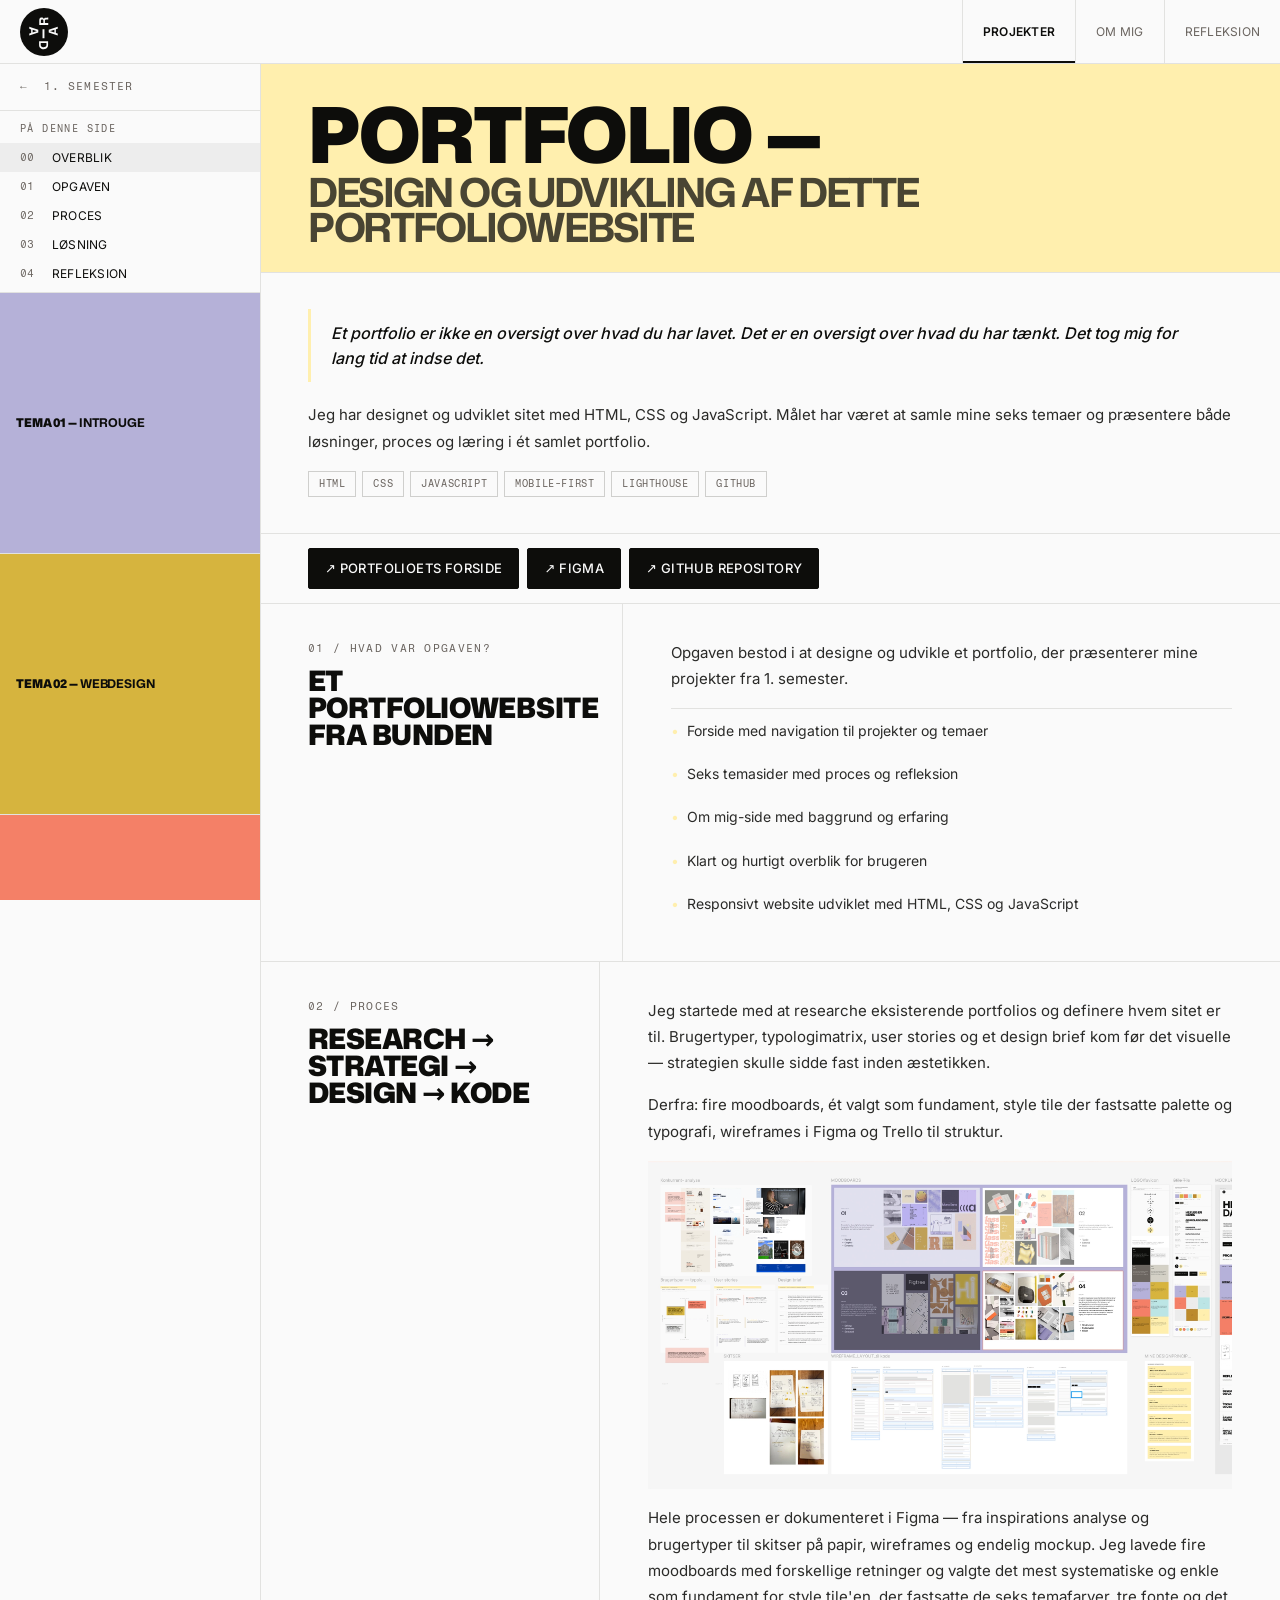
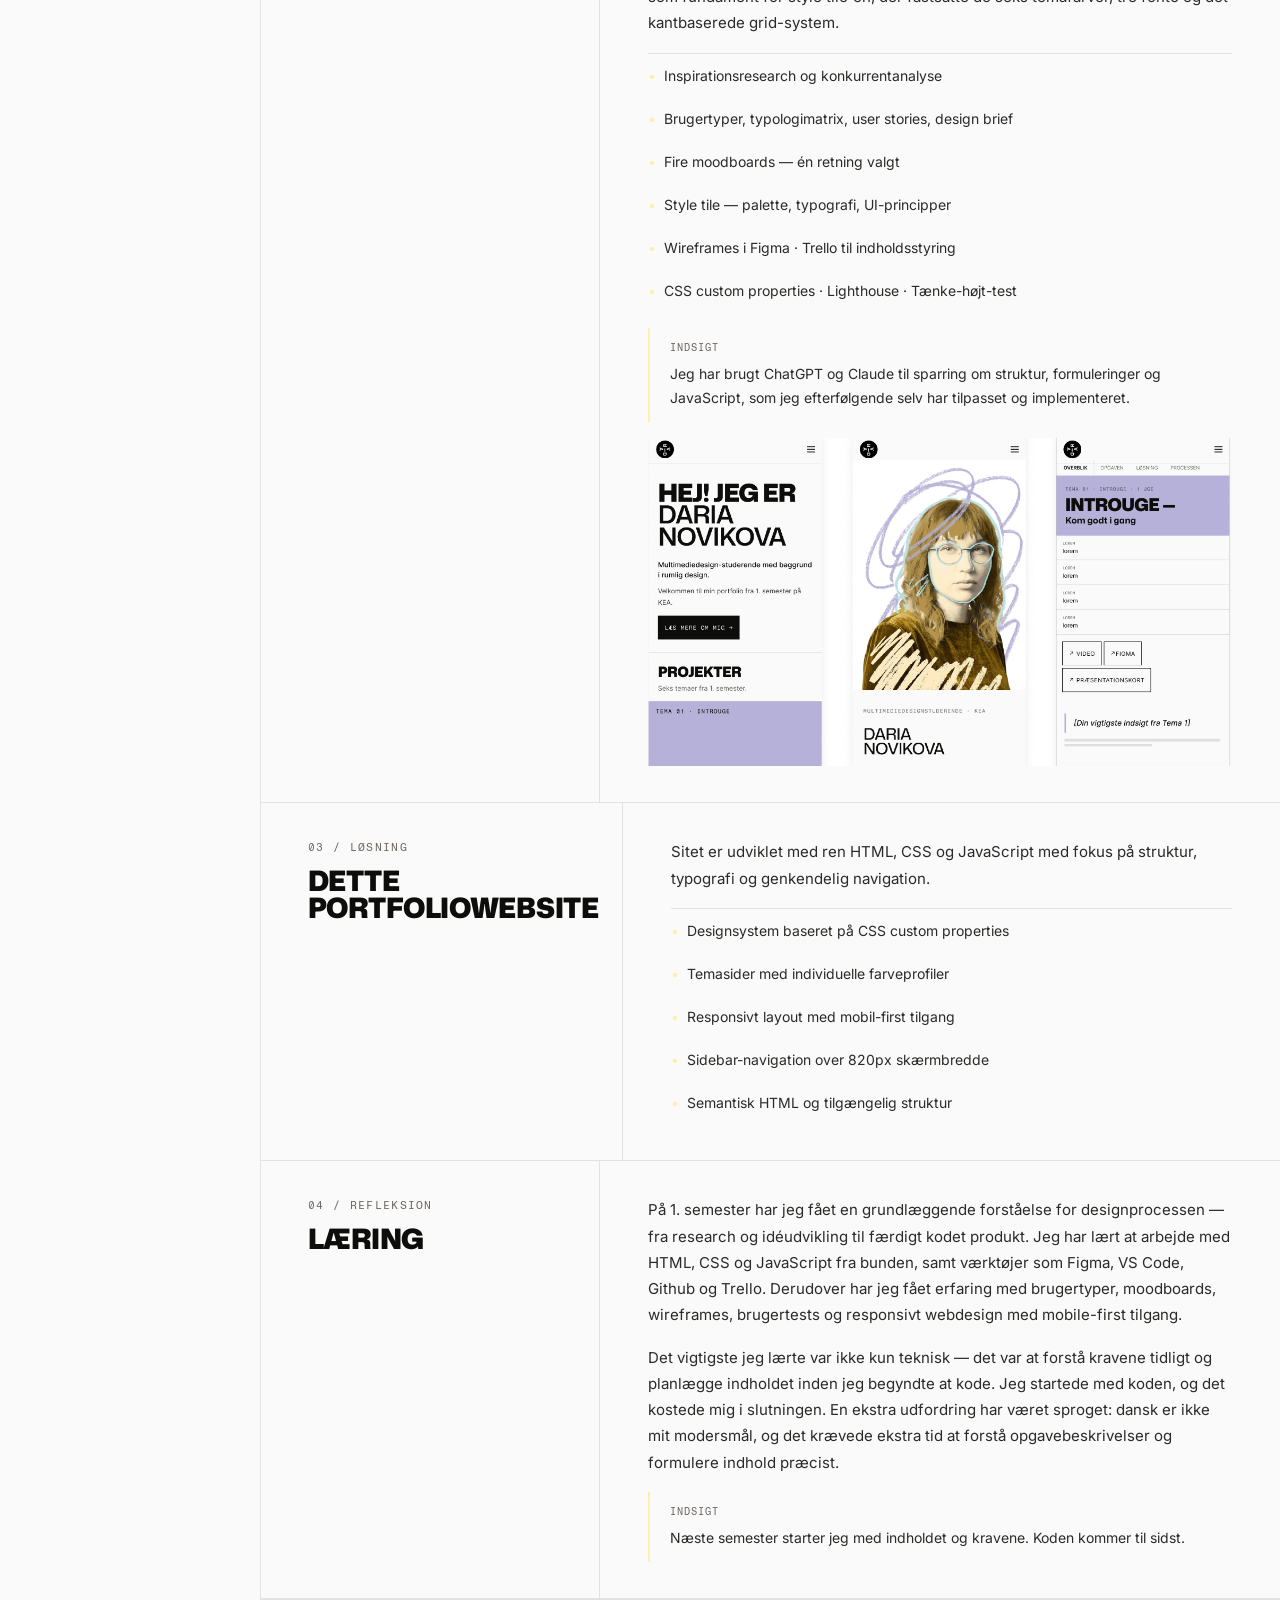
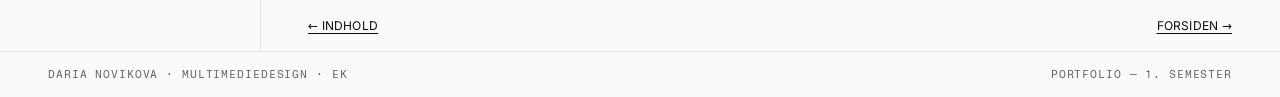
<file: t6-portfolio.html>
<!doctype html>
<html lang="da">
  <head>
    <meta charset="UTF-8" />
    <meta name="viewport" content="width=device-width, initial-scale=1.0" />
    <meta name="description" content="Tema 6: Portfolio-eksamen — design og udvikling af dette portfolio i HTML, CSS og JavaScript. Præsenterer seks temaer, proces og læring fra 1. semester. Daria Novikova, EK Multimediedesign 1. semester." />
    <title>T6 Portfolio-eksamen — Daria Novikova</title>

    <link rel="stylesheet" href="css/style.css" />
    <link rel="stylesheet" href="css/tema-base.css" />
    <link rel="stylesheet" href="css/t6.css" />
    <!-- Favicon -->
    <link rel="icon" type="image/x-icon" href="img/favicons/favicon-dark.ico" />
    <link rel="icon" type="image/svg+xml" href="img/favicons/favicon-dark.svg" media="(prefers-color-scheme: light)" />
    <link rel="icon" type="image/svg+xml" href="img/favicons/favicon-light.svg" media="(prefers-color-scheme: dark)" />
    <link rel="icon" type="image/png" sizes="32x32" href="img/favicons/favicon-dark-32x32.png" />
    <link rel="icon" type="image/png" sizes="16x16" href="img/favicons/favicon-dark-16x16.png" />
    <link rel="apple-touch-icon" sizes="180x180" href="img/favicons/apple-touch-icon-dark.png" />
    <link rel="icon" type="image/png" sizes="192x192" href="img/favicons/favicon-dark-192x192.png" />
    <link rel="icon" type="image/png" sizes="512x512" href="img/favicons/favicon-dark-512x512.png" />
  </head>

  <body>
    <!-- Navigation -->
    <nav class="top-nav" aria-label="Sidenavigation">
      <a href="index.html" class="nav-logo" aria-label="Gå til startside">
        <span class="nav-logo-default" aria-hidden="true">
          <svg width="48" height="48" viewBox="0 0 85.46 85.46" xmlns="http://www.w3.org/2000/svg">
            <circle cx="42.73" cy="42.73" r="42.73" fill="#0d0d0b" />
            <path
              d="M33.98,59.08h16.02v6.83c0,1.58-.33,2.92-1,4.02s-1.6,1.93-2.8,2.5c-1.2.57-2.61.86-4.22.86-1.19,0-2.27-.16-3.26-.48s-1.83-.8-2.54-1.43-1.25-1.4-1.63-2.32c-.38-.92-.57-1.97-.57-3.15v-6.83ZM36.9,62.5v2.83c0,.64.09,1.24.26,1.78s.46,1.01.86,1.41.92.7,1.58.92,1.47.33,2.44.33c1.26,0,2.26-.19,2.99-.56.73-.37,1.26-.89,1.58-1.56.32-.67.48-1.44.48-2.32v-2.83h-10.2Z"
              fill="#fafafa"
            />
            <path d="M21.73,35.25l-5.18-1.72v3.56l3.3,1.02v6.35l-3.3,1.02v3.56l16.02-5.31v-4.88l-10.84-3.6ZM29.98,41.38l-2.07.59-5.42,1.67v-4.71l5.42,1.68,2.07.61v.16Z" fill="#fafafa" />
            <path
              d="M44.59,21.53c.16-.36.4-.6.71-.74.31-.14.69-.21,1.14-.21h2.05c.38,0,.73-.02,1.05-.05.32-.04.58-.1.77-.19v-3.45c-.31.13-.62.21-.92.23-.31.02-.61.03-.9.03h-2.64c-.6,0-1.11.09-1.53.27-.42.17-.76.45-1.03.84-.27.39-.46.89-.56,1.51h-.13c-.25-.91-.72-1.63-1.4-2.16-.68-.52-1.52-.79-2.51-.79-.59,0-1.12.08-1.59.24-.47.17-.88.4-1.23.7-.35.3-.64.66-.88,1.1-.23.43-.41.91-.52,1.46-.12.54-.18,1.14-.18,1.8v8.15h16.02v-3.43h-5.98v-3.8c0-.66.09-1.16.26-1.51ZM37.13,26.84v-3.93c0-.38.04-.73.12-1.03.08-.31.21-.58.38-.82.18-.23.4-.41.67-.53.27-.13.61-.19,1.02-.19.66,0,1.21.2,1.65.59.44.4.66,1.06.66,1.98v3.93h-4.5Z"
              fill="#fafafa"
            />
            <path d="M40.09,53.85v-16.02h3.43v16.02h-3.43Z" fill="#fafafa" />
            <path d="M67.17,37.01v-3.56l-16.02,5.31v4.88l16.02,5.32v-3.56l-3.3-1.02v-6.35l3.3-1.02ZM61.24,43.56l-5.43-1.68-2.07-.61v-.16l2.07-.59,5.43-1.68v4.72Z" fill="#fafafa" />
          </svg>
        </span>
        <span class="nav-logo-hover" aria-hidden="true">
          <svg width="48" height="48" viewBox="0 0 85.46 85.46" xmlns="http://www.w3.org/2000/svg">
            <circle cx="42.73" cy="42.73" r="42.73" fill="#ffefae" />
            <path
              d="M33.98,59.08h16.02v6.83c0,1.58-.33,2.92-1,4.02s-1.6,1.93-2.8,2.5c-1.2.57-2.61.86-4.22.86-1.19,0-2.27-.16-3.26-.48s-1.83-.8-2.54-1.43-1.25-1.4-1.63-2.32c-.38-.92-.57-1.97-.57-3.15v-6.83ZM36.9,62.5v2.83c0,.64.09,1.24.26,1.78s.46,1.01.86,1.41.92.7,1.58.92,1.47.33,2.44.33c1.26,0,2.26-.19,2.99-.56.73-.37,1.26-.89,1.58-1.56.32-.67.48-1.44.48-2.32v-2.83h-10.2Z"
              fill="#0d0d0b"
            />
            <path d="M21.73,35.25l-5.18-1.72v3.56l3.3,1.02v6.35l-3.3,1.02v3.56l16.02-5.31v-4.88l-10.84-3.6ZM29.98,41.38l-2.07.59-5.42,1.67v-4.71l5.42,1.68,2.07.61v.16Z" fill="#0d0d0b" />
            <path
              d="M44.59,21.53c.16-.36.4-.6.71-.74.31-.14.69-.21,1.14-.21h2.05c.38,0,.73-.02,1.05-.05.32-.04.58-.1.77-.19v-3.45c-.31.13-.62.21-.92.23-.31.02-.61.03-.9.03h-2.64c-.6,0-1.11.09-1.53.27-.42.17-.76.45-1.03.84-.27.39-.46.89-.56,1.51h-.13c-.25-.91-.72-1.63-1.4-2.16-.68-.52-1.52-.79-2.51-.79-.59,0-1.12.08-1.59.24-.47.17-.88.4-1.23.7-.35.3-.64.66-.88,1.1-.23.43-.41.91-.52,1.46-.12.54-.18,1.14-.18,1.8v8.15h16.02v-3.43h-5.98v-3.8c0-.66.09-1.16.26-1.51ZM37.13,26.84v-3.93c0-.38.04-.73.12-1.03.08-.31.21-.58.38-.82.18-.23.4-.41.67-.53.27-.13.61-.19,1.02-.19.66,0,1.21.2,1.65.59.44.4.66,1.06.66,1.98v3.93h-4.5Z"
              fill="#0d0d0b"
            />
            <path d="M40.09,53.85v-16.02h3.43v16.02h-3.43Z" fill="#0d0d0b" />
            <path d="M67.17,37.01v-3.56l-16.02,5.31v4.88l16.02,5.32v-3.56l-3.3-1.02v-6.35l3.3-1.02ZM61.24,43.56l-5.43-1.68-2.07-.61v-.16l2.07-.59,5.43-1.68v4.72Z" fill="#0d0d0b" />
          </svg>
        </span>
      </a>
      <ul class="nav-links">
        <li><a href="index.html#projekter" class="aktiv">Projekter</a></li>
        <li><a href="om-mig.html">Om mig</a></li>
        <li><a href="index.html#refleksion">Refleksion</a></li>
      </ul>
      <button type="button" class="burger-knap" aria-label="Åbn menu" aria-expanded="false" aria-controls="mobil-menu"><span></span><span></span><span></span></button>
    </nav>

    <!-- Mobil menu -->
    <ul class="mobil-menu" id="mobil-menu">
      <li><a href="index.html#projekter" class="aktiv">Projekter</a></li>
      <li><a href="om-mig.html">Om mig</a></li>
      <li><a href="index.html#refleksion">Refleksion</a></li>
    </ul>

    <!-- Projekt Layout Container -->
    <div class="projekt-layout">
      <nav class="mobil-sek-nav">
        <a href="#s1">Overblik</a>
        <a href="#s2">Opgaven</a>
        <a href="#s3">Processen</a>
        <a href="#s4">Min løsning</a>
        <a href="#s5">Hvad lærte jeg?</a>
      </nav>

      <main class="projekt-indhold" id="hoved-indhold">
        <header class="projekt-hero">
          <h1 class="projekt-titel">
            Portfolio &mdash;
            <em>Design og udvikling af dette portfoliowebsite</em>
          </h1>
        </header>

        <!-- S1 Overblik -->
        <section class="proces-afsnit proces-afsnit-enkelt" id="s1">
          <div class="afsnit-hoejre afsnit-hoejre-bred">
            <div class="citat-boks">
              <p>Et portfolio er ikke en oversigt over hvad du har lavet. Det er en oversigt over hvad du har tænkt. Det tog mig for lang tid at indse det.</p>
            </div>

            <p class="afsnit-tekst">Jeg har designet og udviklet sitet med HTML, CSS og JavaScript. Målet har været at samle mine seks temaer og præsentere både løsninger, proces og læring i ét samlet portfolio.</p>

            <div class="tags-liste">
              <span class="tag">HTML</span>
              <span class="tag">CSS</span>
              <span class="tag">JavaScript</span>
              <span class="tag">Mobile-first</span>
              <span class="tag">Lighthouse</span>
              <span class="tag">GitHub</span>
            </div>
          </div>
        </section>

        <!-- Links/CTA -->
        <div class="hurtig-links">
          <a href="https://daria-projects.github.io/project/" class="hurtig-link fremhaevet">↗ Portfolioets forside</a>
          <a href="https://www.figma.com/design/0GAuMkFnzerAgHfSwZ909v/DARIA-NOVIKOVA_1-semester_portfolio?node-id=0-1&t=F6Mb213k9okqHJDW-1" class="hurtig-link" target="_blank" rel="noopener">↗ Figma </a>

          <a href="https://github.com/Daria-projects/project.git" class="hurtig-link" target="_blank" rel="noopener">↗ GitHub repository</a>
        </div>

        <!-- S2 Opgaven -->
        <section class="proces-afsnit" id="s2">
          <div class="afsnit-venstre">
            <span class="afsnit-nummer">01 / Hvad var opgaven?</span>
            <h2 class="afsnit-overskrift">Et portfoliowebsite fra bunden</h2>
          </div>

          <div class="afsnit-hoejre">
            <p class="afsnit-tekst">Opgaven bestod i at designe og udvikle et portfolio, der præsenterer mine projekter fra 1. semester.</p>

            <ul class="tjekliste">
              <li>Forside med navigation til projekter og temaer</li>
              <li>Seks temasider med proces og refleksion</li>
              <li>Om mig-side med baggrund og erfaring</li>
              <li>Klart og hurtigt overblik for brugeren</li>
              <li>Responsivt website udviklet med HTML, CSS og JavaScript</li>
            </ul>
          </div>
        </section>

        <!-- S3 Proces -->
        <section class="proces-afsnit" id="s3">
          <div class="afsnit-venstre">
            <span class="afsnit-nummer">02 / Proces</span>
            <h2 class="afsnit-overskrift">Research → strategi → design → kode</h2>
          </div>

          <div class="afsnit-hoejre">
            <p class="afsnit-tekst">
              Jeg startede med at researche eksisterende portfolios og definere hvem sitet er til. Brugertyper, typologimatrix, user stories og et design brief kom før det visuelle — strategien skulle sidde fast inden æstetikken.
            </p>
            <p class="afsnit-tekst">Derfra: fire moodboards, ét valgt som fundament, style tile der fastsatte palette og typografi, wireframes i Figma og Trello til struktur.</p>

            <div class="billede-boks">
              <img src="img/img_06/figma_process.webp" alt="Figma-board med konkurrentanalyse, brugertyper, fire moodboards, style tile, skitser på papir og wireframes til portfoliositet" width="1456" height="816" loading="lazy" />
            </div>

            <p class="afsnit-tekst" style="margin-top: 16px">
              Hele processen er dokumenteret i Figma — fra inspirations analyse og brugertyper til skitser på papir, wireframes og endelig mockup. Jeg lavede fire moodboards med forskellige retninger og valgte det mest systematiske og enkle som
              fundament for style tile'en, der fastsatte de seks temafarver, tre fonte og det kantbaserede grid-system.
            </p>

            <ul class="tjekliste">
              <li>Inspirationsresearch og konkurrentanalyse</li>
              <li>Brugertyper, typologimatrix, user stories, design brief</li>
              <li>Fire moodboards — én retning valgt</li>
              <li>Style tile — palette, typografi, UI-principper</li>
              <li>Wireframes i Figma · Trello til indholdsstyring</li>
              <li>CSS custom properties · Lighthouse · Tænke-højt-test</li>
            </ul>

            <div class="indsigt">
              <span class="indsigt-label">Indsigt</span>
              <p class="indsigt-tekst">Jeg har brugt ChatGPT og Claude til sparring om struktur, formuleringer og JavaScript, som jeg efterfølgende selv har tilpasset og implementeret.</p>
            </div>

            <div class="billede-boks">
              <img src="img/img_06/figma_prototype_mobile.webp" width="2200" height="1238" alt="Figma mobile prototype for portfoliowebsitet" loading="lazy" />
            </div>
          </div>
        </section>

        <!-- S4 Løsning -->
        <section class="proces-afsnit" id="s4">
          <div class="afsnit-venstre">
            <span class="afsnit-nummer">03 / Løsning</span>
            <h2 class="afsnit-overskrift">Dette portfoliowebsite</h2>
          </div>

          <div class="afsnit-hoejre">
            <p class="afsnit-tekst">Sitet er udviklet med ren HTML, CSS og JavaScript med fokus på struktur, typografi og genkendelig navigation.</p>

            <ul class="tjekliste">
              <li>Designsystem baseret på CSS custom properties</li>
              <li>Temasider med individuelle farveprofiler</li>
              <li>Responsivt layout med mobil-first tilgang</li>
              <li>Sidebar-navigation over 820px skærmbredde</li>
              <li>Semantisk HTML og tilgængelig struktur</li>
            </ul>
          </div>
        </section>

        <!-- S5 Refleksion -->
        <section class="proces-afsnit" id="s5">
          <div class="afsnit-venstre">
            <span class="afsnit-nummer">04 / Refleksion</span>
            <h2 class="afsnit-overskrift">Læring</h2>
          </div>

          <div class="afsnit-hoejre">
            <p class="afsnit-tekst">
              På 1. semester har jeg fået en grundlæggende forståelse for designprocessen — fra research og idéudvikling til færdigt kodet produkt. Jeg har lært at arbejde med HTML, CSS og JavaScript fra bunden, samt værktøjer som Figma, VS Code,
              Github og Trello. Derudover har jeg fået erfaring med brugertyper, moodboards, wireframes, brugertests og responsivt webdesign med mobile-first tilgang.
            </p>

            <p class="afsnit-tekst">
              Det vigtigste jeg lærte var ikke kun teknisk — det var at forstå kravene tidligt og planlægge indholdet inden jeg begyndte at kode. Jeg startede med koden, og det kostede mig i slutningen. En ekstra udfordring har været sproget: dansk
              er ikke mit modersmål, og det krævede ekstra tid at forstå opgavebeskrivelser og formulere indhold præcist.
            </p>

            <div class="indsigt">
              <span class="indsigt-label">Indsigt</span>
              <p class="indsigt-tekst">Næste semester starter jeg med indholdet og kravene. Koden kommer til sidst.</p>
            </div>
          </div>
        </section>
        <nav class="projekt-nav">
          <span class="pnav"><a href="t5-indhold.html">← Indhold</a></span>
          <span class="pnav"><a href="index.html">Forsiden →</a></span>
        </nav>
      </main>

      <!-- Nav SIDEBAR -->
      <aside class="sidebar">
        <a href="index.html" class="sidebar-tilbage">← &nbsp;1. semester</a>
        <nav class="sidebar-sek-wrap" aria-label="Indholdsfortegnelse">
          <p class="sidebar-sek-label">På denne side</p>
          <button class="sidebar-sek-punkt aktiv" data-maal="s1"><span class="sek-nr">00</span><span class="sek-label">Overblik</span></button>
          <button class="sidebar-sek-punkt" data-maal="s2"><span class="sek-nr">01</span><span class="sek-label">Opgaven</span></button>
          <button class="sidebar-sek-punkt" data-maal="s3"><span class="sek-nr">02</span><span class="sek-label">Proces</span></button>
          <button class="sidebar-sek-punkt" data-maal="s4"><span class="sek-nr">03</span><span class="sek-label">Løsning</span></button>
          <button class="sidebar-sek-punkt" data-maal="s5"><span class="sek-nr">04</span><span class="sek-label">Refleksion</span></button>
        </nav>
        <nav aria-label="Temanavigation">
          <a href="t1-introuge.html" class="side-punkt side-moerk">
            <div class="side-bg t1-bg"></div>
            <div class="side-indre">
              <p class="side-titel">Tema 01 &mdash; <em>Introuge</em></p>
            </div>
          </a>
          <a href="t2-web.html" class="side-punkt side-moerk">
            <div class="side-bg t2-bg"></div>
            <div class="side-indre">
              <p class="side-titel">Tema 02 &mdash; <em>Webdesign</em></p>
            </div>
          </a>
          <a href="t3-ux.html" class="side-punkt side-moerk">
            <div class="side-bg t3-bg"></div>
            <div class="side-indre">
              <p class="side-titel">Tema 03 &mdash; <em>UX/UI</em></p>
            </div>
          </a>
          <a href="t4-ui.html" class="side-punkt side-moerk">
            <div class="side-bg t4-bg"></div>
            <div class="side-indre">
              <p class="side-titel">Tema 04 &mdash; <em>Frontend</em></p>
            </div>
          </a>
          <a href="t5-indhold.html" class="side-punkt side-moerk">
            <div class="side-bg t5-bg"></div>
            <div class="side-indre">
              <p class="side-titel">Tema 05 &mdash; <em>Indhold</em></p>
            </div>
          </a>
          <a href="t6-portfolio.html" class="side-punkt side-moerk aktiv" aria-current="page">
            <div class="side-bg t6-bg"></div>
            <div class="side-indre">
              <p class="side-titel">Tema 06 &mdash; <em>Portfolio</em></p>
            </div>
          </a>
        </nav>
      </aside>
    </div>

    <footer>
      <span class="footer-tekst">Daria Novikova &middot; Multimediedesign &middot; EK</span>
      <span class="footer-tekst">Portfolio — 1. semester</span>
    </footer>

    <script src="js/nav.js"></script>
    <script src="js/tema.js"></script>
  </body>
</html>
</file>
<file: css/style.css>
/* FONTS — self-hosted */
@font-face {
  font-family: "Mona Sans";
  src: url("../fonts/mona-sans-v4-latin-regular.woff2") format("woff2");
  font-weight: 400;
  font-style: normal;
  font-display: swap;
}
@font-face {
  font-family: "Mona Sans";
  src: url("../fonts/mona-sans-v4-latin-500.woff2") format("woff2");
  font-weight: 500;
  font-style: normal;
  font-display: swap;
}
@font-face {
  font-family: "Mona Sans";
  src: url("../fonts/mona-sans-v4-latin-600.woff2") format("woff2");
  font-weight: 600;
  font-style: normal;
  font-display: swap;
}
@font-face {
  font-family: "Mona Sans";
  src: url("../fonts/mona-sans-v4-latin-700.woff2") format("woff2");
  font-weight: 700;
  font-style: normal;
  font-display: swap;
}
@font-face {
  font-family: "Mona Sans";
  src: url("../fonts/mona-sans-v4-latin-900.woff2") format("woff2");
  font-weight: 900;
  font-style: normal;
  font-display: swap;
}
@font-face {
  font-family: "Inter";
  src: url("../fonts/inter-v20-latin-regular.woff2") format("woff2");
  font-weight: 400;
  font-style: normal;
  font-display: swap;
}
@font-face {
  font-family: "Inter";
  src: url("../fonts/inter-v20-latin-500.woff2") format("woff2");
  font-weight: 500;
  font-style: normal;
  font-display: swap;
}
@font-face {
  font-family: "Inter";
  src: url("../fonts/inter-v20-latin-600.woff2") format("woff2");
  font-weight: 600;
  font-style: normal;
  font-display: swap;
}
@font-face {
  font-family: "Fragment Mono";
  src: url("../fonts/fragment-mono-v6-latin-regular.woff2") format("woff2");
  font-weight: 400;
  font-style: normal;
  font-display: swap;
}
@font-face {
  font-family: "Fragment Mono";
  src: url("../fonts/fragment-mono-v6-latin-italic.woff2") format("woff2");
  font-weight: 400;
  font-style: italic;
  font-display: swap;
}

/*  PORTFOLIO — DELT STYLESHEET
   Indeholder: tokens, reset, navigation, alle komponenter, responsivt layout (mobile-first). */

/* em - styling */
em {
  font-style: normal;
}
:root {
  /* Palette t1-t6*/
  --t1: #b5b1d8;
  --t2: #d6b43e;
  --t3: #f48067;
  --t4: #bce4e5;
  --t5: #bc892b;
  --t6: #ffefae;
  /* Basisfarver */
  --sort: #0d0d0b;
  --papir: #fafafa;
  --sten: #6b6560;
  --kant: #e2e2e0;
  --kant-tyk: #cfcfcd;

  /* --accent sættes individuelt i sidernes CSS */
  --accent: var(--t1);

  /* Typografi */
  --serif: "Mona Sans", "Mona Sans Fallback", "Arial Black", system-ui, sans-serif;
  --sans: "Inter", "Inter Fallback", system-ui, sans-serif;
  --mono: "Fragment Mono", "Courier New", monospace;

  /* Layout */
  --nav-h: 64px;
  --gap: 20px;
  --radius: 2px;
  --trans: 0.22s cubic-bezier(0.22, 1, 0.36, 1);
}
/*  RESET */
*,
*::before,
*::after {
  box-sizing: border-box;
  margin: 0;
  padding: 0;
}

html {
  scroll-behavior: smooth;
}

body {
  background: var(--papir);
  color: var(--sort);
  font-family: var(--sans);
  font-size: 16px;
  line-height: 1.6;
  overflow-x: hidden;
}

img {
  max-width: 100%;
  display: block;
}

a {
  color: inherit;
  text-decoration: none;
}

/*  NAV LOGO  */

.nav-logo {
  position: relative;
  display: flex;
  align-items: center;
  line-height: 0;
  flex-shrink: 0;
}

.nav-logo-default,
.nav-logo-hover {
  display: block;
  line-height: 0;
  transition: opacity 0.25s cubic-bezier(0.22, 1, 0.36, 1);
}

.nav-logo-hover {
  position: absolute;
  top: 0;
  left: 0;
  opacity: 0;
}

.nav-logo:hover .nav-logo-default {
  opacity: 0;
}
.nav-logo:hover .nav-logo-hover {
  opacity: 1;
}

.top-nav {
  height: var(--nav-h);
  display: flex;
  align-items: stretch;
  justify-content: space-between;
  padding: 0 var(--gap);
  border-bottom: 1px solid var(--kant);
  position: sticky;
  top: 0;
  background: var(--papir);
  z-index: 500;
}

.burger-knap {
  align-self: center;
}

/* Desktop-links — skjult på mobil */
.nav-links {
  display: none;
  list-style: none;
  height: 100%;
  margin: 0;
  padding: 0;
}

.nav-links li {
  display: flex;
  align-items: stretch;
  border-left: 1px solid var(--kant);
}

.nav-links a {
  font-family: var(--sans);
  font-size: 13px;
  letter-spacing: 0;
  text-transform: uppercase;
  color: var(--sten);
  padding: 0 16px;
  display: flex;
  align-items: center;
  height: 100%;
  position: relative;
  text-decoration: none;
  transition: color var(--trans);
}

.nav-links a::after {
  content: "";
  position: absolute;
  bottom: 0;
  left: 0;
  width: 0;
  height: 2px;
  background: var(--sort);
  transition: width var(--trans);
}

.nav-links a:hover {
  color: var(--sort);
}

.nav-links a:hover::after {
  width: 100%;
}

.nav-links a.aktiv {
  color: var(--sort);
  font-weight: 600;
}

.nav-links a.aktiv::after {
  width: 100%;
}

/* Hamburger-knap */
.burger-knap {
  display: flex;
  flex-direction: column;
  gap: 5px;
  background: none;
  border: none;
  cursor: pointer;
  padding: 6px;
  margin: -6px;
  -webkit-tap-highlight-color: transparent;
}

.burger-knap span {
  display: block;
  width: 22px;
  height: 1.5px;
  background: var(--sort);
  transition:
    transform var(--trans),
    opacity var(--trans);
}

.burger-knap[aria-expanded="true"] span:nth-child(1) {
  transform: translateY(6.5px) rotate(45deg);
}

.burger-knap[aria-expanded="true"] span:nth-child(2) {
  opacity: 0;
}

.burger-knap[aria-expanded="true"] span:nth-child(3) {
  transform: translateY(-6.5px) rotate(-45deg);
}

/* Mobil-menu */
.mobil-menu {
  display: none;
  flex-direction: column;
  list-style: none;
  position: fixed;
  top: var(--nav-h);
  left: 0;
  right: 0;
  background: var(--papir);
  border-bottom: 1px solid var(--kant);
  z-index: 499;
}

.mobil-menu.aaben {
  display: flex;
}

.mobil-menu li {
  border-bottom: 1px solid var(--kant);
}

.mobil-menu li:last-child {
  border-bottom: none;
}

.mobil-menu a {
  font-family: var(--mono);
  font-size: 13px;
  letter-spacing: 0.12em;
  text-transform: uppercase;
  color: var(--sten);
  padding: 16px var(--gap);
  display: block;
  transition:
    color var(--trans),
    background var(--trans);
}

.mobil-menu a:hover,
.mobil-menu a:focus {
  color: var(--sort);
  background: rgba(0, 0, 0, 0.03);
}

.mobil-menu a.aktiv {
  color: var(--sort);
}

/* FOOTER */
footer {
  display: flex;
  flex-direction: row;
  justify-content: space-between;
  align-items: center;
  padding: 16px var(--gap);
  border-top: 1px solid var(--kant);
}

.footer-tekst {
  font-family: var(--mono);
  font-size: 13px;
  letter-spacing: 0.1em;
  text-transform: uppercase;
  color: var(--sten);
}

/* BREAKPOINT: 600px — nav links visible, burger hidden */

@media (min-width: 600px) {
  :root {
    --gap: 32px;
  }

  .nav-links {
    display: flex;
  }

  .burger-knap {
    display: none;
  }
}

/* ANIMATIONER */

@keyframes fadeop {
  from {
    opacity: 0;
    transform: translateY(14px);
  }
  to {
    opacity: 1;
    transform: translateY(0);
  }
}

@keyframes indfad {
  to {
    opacity: 1;
  }
}

/* Tema farver — bruges på kort-bg (index) og side-bg (t1-t6) */

.t1-bg {
  background: var(--t1);
}
.t2-bg {
  background: var(--t2);
}
.t3-bg {
  background: var(--t3);
}
.t4-bg {
  background: var(--t4);
}
.t5-bg {
  background: var(--t5);
}
.t6-bg {
  background: var(--t6);
}
</file>
<file: css/index.css>
/*  HERO  */
/* H1 row: luft fra nav */
.hero {
  animation: fadeop 0.55s cubic-bezier(0.22, 1, 0.36, 1) both;
}

/* Every hero row: full bleed, padding, border-bottom */
.hero-row {
  padding: 0 var(--gap);
  border-bottom: 1px solid var(--kant);
}

.hero-row-kicker {
  padding-top: 28px;
  padding-bottom: 16px;
}

.hero-row-navn {
  padding-top: 0;
  padding-bottom: 20px;
}

.hero-row-bio {
  padding-top: 20px;
  padding-bottom: 20px;
}

.hero-row-tags {
  padding-top: 16px;
  padding-bottom: 16px;
  display: flex;
  align-items: center;
  justify-content: space-between;
  gap: 16px;
  flex-wrap: wrap;
}

.hero-row-nav {
  display: flex;
  gap: 0;
  overflow-x: auto;
  -webkit-overflow-scrolling: touch;
  scrollbar-width: none;
  padding: 0;
}

.hero-row-nav::-webkit-scrollbar {
  display: none;
}

.hero-overtekst {
  font-family: var(--mono);
  font-size: 13px;
  letter-spacing: 0.16em;
  text-transform: uppercase;
  color: var(--sten);
  display: flex;
  align-items: center;
  gap: 8px;
}

.hero-overtekst::before {
  content: "";
  display: inline-block;
  width: 20px;
  height: 1px;
  background: var(--sten);
  flex-shrink: 0;
}

.hero-titel {
  font-family: var(--serif);
  font-size: clamp(56px, 16vw, 130px);
  font-weight: 900;
  line-height: 0.88;
  letter-spacing: -0.03em;
  text-transform: uppercase;
}

.hero-titel em {
  font-style: normal;
  font-weight: 700;
  display: block;
}

.hero-undertitel {
  display: block;
  font-family: var(--mono);
  font-size: 13px;
  font-weight: 400;
  letter-spacing: 0.08em;
  text-transform: uppercase;
  color: var(--sten);
  margin-top: 14px;
  line-height: 1.6;
}

.hero-bio-etiket {
  font-family: var(--mono);
  font-size: 13px;
  letter-spacing: 0.14em;
  text-transform: uppercase;
  color: var(--sten);
  margin-bottom: 8px;
}

.hero-bio-tekst {
  font-family: var(--sans);
  font-size: 15px;
  line-height: 1.72;
  color: #333;
}

.hero-om-knap {
  display: inline-block;
  font-family: var(--sans);
  font-size: 13px;
  font-weight: 500;
  letter-spacing: 0.03em;
  text-transform: uppercase;
  color: var(--papir);
  background: var(--sort);
  border: 0.5px solid var(--sort);
  padding: 9px 16px;
  border-radius: var(--radius);
  white-space: nowrap;
  flex-shrink: 0;
  transition:
    color 0.15s ease,
    background 0.15s ease,
    border-color 0.15s ease;
}

.hero-om-knap:hover,
.hero-om-knap:focus {
  background: #2a2a27;
  border-color: #2a2a27;
  color: var(--papir);
}

.hero-om-knap:active {
  background: var(--t6);
  border-color: var(--t6);
  color: var(--sort);
}

.hero-nav-link {
  font-family: var(--serif);
  font-size: clamp(20px, 5vw, 38px);
  font-weight: 700;
  font-style: normal;
  color: var(--sten);
  white-space: nowrap;
  flex-shrink: 0;
  padding: 14px clamp(14px, 3vw, 24px);
  transition:
    color var(--trans),
    background var(--trans);
}

.hero-nav-link:hover,
.hero-nav-link:focus {
  outline: none;
  color: var(--sort);
}

.hero-nav-link[data-tema="t1"]:is(:hover, :focus) {
  background: var(--t1);
}
.hero-nav-link[data-tema="t2"]:is(:hover, :focus) {
  background: var(--t2);
}
.hero-nav-link[data-tema="t3"]:is(:hover, :focus) {
  background: var(--t3);
}
.hero-nav-link[data-tema="t4"]:is(:hover, :focus) {
  background: var(--t4);
}
.hero-nav-link[data-tema="t5"]:is(:hover, :focus) {
  background: var(--t5);
}
.hero-nav-link[data-tema="t6"]:is(:hover, :focus) {
  background: var(--t6);
}

/* REFLEKSION — hver row er en blok */

.ref-row {
  padding: 24px var(--gap);
  border-bottom: 1px solid var(--kant);
}

.ref-stor-h {
  font-family: var(--serif);
  font-weight: 900;
  font-size: clamp(40px, 12vw, 80px);
  line-height: 0.88;
  letter-spacing: -0.03em;
  text-transform: uppercase;
}

.ref-intro {
  font-family: var(--sans);
  font-size: 15px;
  line-height: 1.76;
  color: #444;
}

.ref-celler {
  display: flex;
  flex-direction: column;
}

.ref-celle {
  padding: 20px var(--gap);
  border-bottom: 1px solid var(--kant);
}

.ref-celle:last-child {
  border-bottom: none;
}

.ref-celle-etiket {
  font-family: var(--mono);
  font-size: 13px;
  letter-spacing: 0.12em;
  text-transform: uppercase;
  color: var(--sten);
  margin-bottom: 7px;
}

.ref-celle-tekst {
  font-family: var(--sans);
  font-size: 14px;
  line-height: 1.68;
  color: #444;
}

/* PROJEKTKORT — FORSIDE */

.projekt-gitter {
  display: grid;
  grid-template-columns: 1fr;
}

/* Dekorative foto-celler: skjult på mobil */
.foto-celle {
  display: none;
  aspect-ratio: 1 / 1;
  overflow: hidden;
}

.foto-celle img {
  width: 100%;
  height: 100%;
  object-fit: cover;
  display: block;
}

.kort {
  position: relative;
  overflow: hidden;
  cursor: pointer;
  border-bottom: 1px solid rgba(0, 0, 0, 0.07);
  display: block;
  opacity: 0;
  animation: indfad 0.45s cubic-bezier(0.22, 1, 0.36, 1) forwards;
  aspect-ratio: 1 / 1;
}

.projekt-gitter > *:nth-child(1) {
  animation-delay: 0.04s;
}
.projekt-gitter > *:nth-child(2) {
  animation-delay: 0.08s;
}
.projekt-gitter > *:nth-child(3) {
  animation-delay: 0.12s;
}
.projekt-gitter > *:nth-child(4) {
  animation-delay: 0.16s;
}
.projekt-gitter > *:nth-child(5) {
  animation-delay: 0.2s;
}
.projekt-gitter > *:nth-child(6) {
  animation-delay: 0.24s;
}

.kort-bg {
  position: absolute;
  inset: 0;
  z-index: 0;
  border-radius: 0;
  transition: border-radius 0.7s cubic-bezier(0.22, 1, 0.36, 1);
}

.kort:hover .kort-bg,
.kort:focus .kort-bg {
  border-radius: 50%;
}

.kort-indre {
  position: relative;
  z-index: 1;
  height: 100%;
  padding: 20px var(--gap);
  display: flex;
  flex-direction: column;
  justify-content: space-between;
  transition: opacity 0.28s ease;
}

.kort:hover .kort-indre,
.kort:focus .kort-indre {
  opacity: 0;
}

.kort-type {
  font-family: var(--mono);
  font-size: 13px;
  letter-spacing: 0.12em;
  text-transform: uppercase;
}

.kort-nummer {
  font-family: var(--mono);
  font-size: 13px;
  letter-spacing: 0.1em;
}

.kort-titel {
  font-family: var(--serif);
  font-weight: 700;
  font-size: clamp(18px, 5vw, 26px);
  line-height: 1.1;
  letter-spacing: -0.015em;
}

.kort-titel em {
  font-style: normal;
  display: block;
}

.kort-meta {
  font-family: var(--mono);
  font-size: 13px;
  letter-spacing: 0.06em;
  line-height: 1.5;
}

/* Lys tekst (hvid) */
.lys .kort-type,
.lys .kort-titel {
  color: #fff;
}

.lys .kort-meta,
.lys .kort-nummer {
  color: rgba(255, 255, 255, 0.8);
}

/* Mørk tekst (sort) */
.moerk .kort-type,
.moerk .kort-titel {
  color: var(--sort);
}

.moerk .kort-meta,
.moerk .kort-nummer {
  color: var(--sort);
}

/* Pil der vises ved hover */
.kort-enter {
  position: absolute;
  inset: 0;
  z-index: 2;
  display: flex;
  align-items: center;
  justify-content: center;
  pointer-events: none;
  opacity: 0;
  transition: opacity 0.22s ease 0.16s;
}

.kort-enter span {
  font-family: var(--serif);
  font-size: clamp(28px, 6vw, 42px);
  font-weight: 700;
  color: #fff;
  transform: translateY(6px);
  transition: transform 0.22s ease 0.16s;
}

.moerk .kort-enter span {
  color: var(--sort);
}

.kort:hover .kort-enter,
.kort:focus .kort-enter {
  opacity: 1;
}

.kort:hover .kort-enter span,
.kort:focus .kort-enter span {
  transform: translateY(0);
}

/* 
   FORSIDE — OM MIG STRIP
   Slim chapter — bio + tags + link.  */

.vaerktoej-liste {
  display: flex;
  flex-wrap: wrap;
  gap: 6px;
}

.vaerktoej-tag {
  font-family: var(--mono);
  font-size: 13px;
  letter-spacing: 0.07em;
  padding: 4px 9px;
  border: 0.5px solid var(--kant-tyk);
  border-radius: var(--radius);
  color: var(--sten);
}

@media (min-width: 600px) {
  .hero-row-tags {
    flex-wrap: nowrap;
  }

  .ref-celler {
    display: grid;
    grid-template-columns: 1fr 1fr;
  }

  .ref-celle {
    border-right: 1px solid var(--kant);
    border-bottom: 1px solid var(--kant);
  }

  .ref-celle:nth-child(2n) {
    border-right: none;
  }

  .ref-celle:nth-last-child(-n + 2) {
    border-bottom: none;
  }

  .projekt-gitter {
    grid-template-columns: 1fr 1fr;
  }

  .foto-celle {
    display: block;
  }
}

@media (min-width: 900px) {
  .projekt-gitter {
    grid-template-columns: 1fr 1fr 1fr;
  }
}

/* INDEX.CSS — Daria Novikova Portfolio */

html {
  overflow-x: hidden;
}

/*  HERO  */

.hero-undertitel {
  display: none;
}
.hero-row-tags {
  display: none;
}

/* H1 row: clear breathing room from nav */
.hero-row-navn {
  border-bottom: none;
  padding-top: calc(var(--gap) * 2);
  padding-bottom: calc(var(--gap) * 1.5);
}

/* Tagline row: 2/3 content, 1/3 empty */
.hero-row-tagline {
  display: grid;
  grid-template-columns: 2fr 1fr;
  border-bottom: none;
  padding-top: 0;
  padding-bottom: 0;
}

.hero-tagline {
  font-family: var(--sans);
  font-size: clamp(16px, 1.6vw, 20px);
  font-weight: 500;
  line-height: 1.45;
  color: var(--sort);
  grid-column: 1;
}

/* Bio row: 2/3 content, 1/3 empty, closes hero with border */
.hero-row-bio {
  display: grid;
  grid-template-columns: 2fr 1fr;
  align-items: start;
  padding-top: calc(var(--gap) * 1);
  padding-bottom: 0;
  border-bottom: 1px solid var(--kant);
}

.hero-bio-indhold {
  grid-column: 1;
  display: flex;
  flex-direction: column;
  align-items: flex-start;
}

.hero-row-bio .hero-bio-tekst {
  font-size: 16px;
  line-height: 1.75;
  color: #333;
  margin-bottom: 0;
}

.hero-row-bio .hero-om-knap {
  margin-top: calc(var(--gap) * 1);
  margin-bottom: calc(var(--gap) * 1.5);
}

@media (max-width: 600px) {
  .hero-row-tagline {
    grid-template-columns: 1fr;
  }
  .hero-row-bio {
    grid-template-columns: 1fr;
  }
}

/*  SECTION HEADERS  */

.sektion-tekst {
  font-size: 13px;
}

/* Unified section opener: same for Projekter and Refleksion */
.sek-overskrift-row {
  padding: calc(var(--gap) * 1.5) var(--gap);
  border-bottom: 1px solid var(--kant);
  display: flex;
  flex-direction: column;
  gap: 16px;
}

.sek-stor-h,
.ref-stor-h {
  font-family: var(--serif);
  font-weight: 900;
  font-size: clamp(28px, 4vw, 44px);
  line-height: 0.95;
  letter-spacing: -0.025em;
  text-transform: uppercase;
  color: var(--sort);
}

/*  CARDS  */

.kort-indre {
  display: grid;
  grid-template-rows: auto 1fr auto;
  height: 100%;
  padding: 20px var(--gap);
  box-sizing: border-box;
}

.kort-indre > div:first-child {
  align-self: start;
}

.kort-type {
  font-family: var(--mono);
  font-size: 13px;
  letter-spacing: 0.1em;
  text-transform: uppercase;
  color: #0d0d0b;
  font-weight: 600;
}

.kort-titel {
  font-family: var(--serif);
  font-weight: 900;
  font-size: clamp(22px, 3.5vw, 36px);
  line-height: 1;
  letter-spacing: -0.02em;
  text-transform: uppercase;
  display: flex;
  align-items: center;
  color: var(--sort);
}

.kort-titel em {
  font-style: normal;
  display: inline;
}

.kort-pil {
  font-family: var(--serif);
  font-weight: 700;
  font-size: 0.8em;
  color: var(--sort);
  display: inline-block;
  transition: transform 0.2s cubic-bezier(0.22, 1, 0.36, 1);
}

.kort:hover .kort-pil {
  transform: translateX(4px);
}

.kort-meta {
  font-family: var(--mono);
  font-size: 13px;
  letter-spacing: 0.04em;
  color: var(--sort);
  font-weight: 500;
  align-self: end;
}

/* Mobile: arrow always visible */
@media (hover: none) {
  .kort-pil {
    opacity: 1;
  }
}

/*  REFLEKSION  */

.ref-row {
  padding: 0;
  border-bottom: none;
}

#refleksion {
  width: 100%;
  overflow: hidden;
}

.ref-intro-row {
  display: none;
}
.ref-intro-tekst {
  font-family: var(--sans);
  font-size: 16px;
  line-height: 1.75;
  color: var(--sten);
  width: 100%;
}

.ref-kategori {
  display: block;
  border-bottom: 1px solid var(--kant);
  width: 100%;
  box-sizing: border-box;
  overflow: hidden;
}

.ref-kategori-last {
  border-bottom: none;
}

.ref-kat-header {
  padding: var(--gap) var(--gap) calc(var(--gap) * 0.5);
  display: flex;
  flex-direction: column;
  gap: 8px;
  box-sizing: border-box;
  overflow: hidden;
}

.ref-kat-nr {
  font-family: var(--mono);
  font-size: 13px;
  letter-spacing: 0.12em;
  color: var(--sten);
}

.ref-kat-titel {
  font-family: var(--serif);
  font-weight: 900;
  font-size: clamp(22px, 2vw, 36px);
  line-height: 0.95;
  letter-spacing: -0.025em;
  text-transform: uppercase;
  overflow-wrap: break-word;
  color: var(--sort);
}

.ref-kat-titel em {
  font-style: normal;
  font-weight: 700;
  display: block;
}

.ref-kat-tekst {
  padding: calc(var(--gap) * 0.5) var(--gap) var(--gap);
  box-sizing: border-box;
  min-width: 0;
  overflow: hidden;
}

.ref-kat-tekst p {
  font-family: var(--sans);
  font-size: 16px;
  line-height: 1.78;
  color: #333;
  overflow-wrap: break-word;
}

@media (min-width: 640px) {
  .ref-kategori {
    display: grid;
    grid-template-columns: 1fr 2fr;
    align-items: start;
    width: 100%;
  }

  .ref-kat-header {
    min-width: 0;
    padding: var(--gap);
    border-right: 1px solid var(--kant);
    align-self: stretch;
    overflow: hidden;
  }

  .ref-kat-tekst {
    min-width: 0;
    padding: var(--gap);
    overflow: hidden;
  }
}

/* typography  */

.projekt-kicker {
  font-size: 13px;
}
.meta-etiket {
  font-size: 13px;
}
.meta-vaerdi {
  font-size: 14px;
}
.hurtig-link {
  font-size: 13px;
}
.afsnit-nummer {
  font-size: 13px;
}
.afsnit-tekst {
  font-size: 16px;
}
.indsigt-label {
  font-size: 13px;
}
.indsigt-tekst {
  font-size: 14px;
}
.tag {
  font-size: 13px;
}
.pgk-nr {
  font-size: 13px;
}
.pgk-bund {
  font-size: 14px;
}
.dim-navn {
  font-size: 13px;
}
.dim-vaerdi {
  font-size: 13px;
}
.tjekliste li {
  font-size: 15px;
}
.projekt-nav {
  display: flex;
  justify-content: space-between;
  padding: 16px 48px;
  border-top: 1px solid var(--kant);
}

@media (max-width: 820px) {
  .projekt-nav {
    padding: 16px var(--gap);
  }
}

.pnav {
  font-size: 13px;
}

.pnav a {
  font-family: var(--sans);
  font-size: 12px;
  text-transform: uppercase;
  letter-spacing: 0.02em;
  color: var(--sort);
  text-decoration: underline;
  text-underline-offset: 3px;
  transition: opacity 0.12s;
}

.pnav a:hover {
  opacity: 0.6;
}
.sidebar-tilbage {
  font-size: 13px;
}
.sidebar-sek-label {
  font-size: 13px;
}
.sek-nr {
  font-size: 13px;
}
.sek-label {
  font-size: 14px;
}
.om-mig-overtekst {
  font-size: 13px;
}
.om-mig-beskrivelse {
  font-size: 16px;
}
.cv-aar {
  font-size: 13px;
}
.cv-tekst {
  font-size: 15px;
}
.sem-tekst {
  font-size: 16px;
}
.mobil-sek-nav a {
  font-size: 13px;
}
.billede-pladsholder {
  font-size: 13px;
}
.portræt-pladsholder {
  font-size: 13px;
}

/*  SIDEBAR */

.side-indre {
  justify-content: center;
}

.side-titel {
  font-family: var(--serif);
  font-weight: 900;
  font-size: 13px;
  line-height: 1;
  letter-spacing: -0.02em;
  text-transform: uppercase;
  color: var(--sort);
}

.side-titel em {
  font-style: normal;
  display: inline;
}

/* ── CTA — WCAG 2.5.5 min 44px touch target ── */
.hero-om-knap {
  padding: 16px 24px;
  min-height: 44px;
  display: inline-flex;
  align-items: center;
  font-size: 13px;
  border-radius: 0;
}
</file>
<file: css/om-mig.css>
/*  Om mig-specifikke styles */

body {
  display: flex;
  flex-direction: column;
  min-height: 100vh;
}

#om-mig-hoved {
  flex: 1;
}

/*  HERO  */

.om-mig-hero {
  display: grid;
  grid-template-columns: 1fr;
  border-bottom: 1px solid var(--kant);
  align-items: stretch;
}

@media (min-width: 600px) {
  .om-mig-hero {
    grid-template-columns: 1fr 2fr;
  }
}

.om-mig-portræt {
  width: 100%;
  min-height: 400px;
  background: var(--kant);
  display: flex;
  align-items: center;
  justify-content: center;
  overflow: hidden;
  border-right: 1px solid var(--kant);
}

.om-mig-portræt img {
  width: 100%;
  height: 100%;
  object-fit: cover;
}

.portræt-pladsholder {
  color: var(--sten);
}

.om-mig-tekst {
  display: flex;
  flex-direction: column;
  gap: var(--gap);
  padding: calc(var(--gap) * 2) var(--gap);
}

.om-mig-overtekst {
  font-family: var(--mono);
  font-size: 13px;
  letter-spacing: 0.1em;
  text-transform: uppercase;
  color: var(--sten);
}

.om-mig-navn {
  font-family: var(--serif);
  font-weight: 500;
  font-size: clamp(36px, 6vw, 72px);
  line-height: 0.92;
  letter-spacing: -0.03em;
  text-transform: uppercase;
  color: var(--sort);
}

.om-mig-beskrivelse {
  font-size: 16px;
  line-height: 1.75;
  color: var(--sten);
}

/*  CV  */

.cv-liste {
  display: flex;
  flex-direction: column;
}

.cv-punkt {
  display: grid;
  grid-template-columns: 100px 1fr;
  gap: var(--gap);
  padding: 14px 0;
  border-top: 1px solid var(--kant);
  align-items: start;
}

.cv-aar {
  font-family: var(--mono);
  font-size: 13px;
  color: var(--sten);
  letter-spacing: 0.06em;
  padding-top: 2px;
}

.cv-tekst-wrap {
  display: flex;
  flex-direction: column;
  gap: 4px;
}

.cv-tekst {
  font-size: 15px;
  line-height: 1.5;
  color: var(--sten);
}

.cv-beskrivelse {
  font-size: 13px;
  line-height: 1.6;
  color: var(--sten);
}

/* Semester section  */

.sem-top {
  padding: calc(var(--gap) * 1.5) var(--gap);

  display: flex;
  flex-direction: column;
  gap: 16px;
}

.sem-overskrift {
  font-family: var(--serif);
  font-weight: 900;
  font-size: clamp(28px, 4vw, 44px);
  line-height: 0.95;
  letter-spacing: -0.025em;
  text-transform: uppercase;
  color: var(--sort);
}

.sem-citat {
  font-size: 16px;
  line-height: 1.75;
  color: var(--sten);
  font-style: normal;
  margin: 0;
}

/* Tilbage til forsiden */

.projekt-nav {
  display: flex;
  justify-content: flex-end;
  padding: 16px 20px;
  border-top: 1px solid var(--kant);
}

@media (min-width: 640px) {
  .projekt-nav {
    padding: 16px 48px;
  }
}

.pnav {
  font-family: var(--sans);
  font-size: 12px;
  text-transform: uppercase;
  letter-spacing: 0.02em;
  color: var(--sort);
}

.pnav {
  color: var(--sort);
  text-decoration: underline;
  text-underline-offset: 4px;
  text-decoration-color: var(--kant);
  transition: text-decoration-color 0.15s;
}

.pnav:hover {
  text-decoration-color: var(--sort);
}
</file>
<file: css/tema-base.css>
/* TEMA BASE — t1–t6 */
*,
*::before,
*::after {
  box-sizing: border-box;
}
html,
body {
  margin: 0;
  padding: 0;
  background: var(--papir);
  color: var(--sort);
  font-family: var(--sans);
  overflow-x: hidden;
}

/*  LAYOUTGITTER */
.projekt-layout {
  display: block;
}

@media (min-width: 820px) {
  .projekt-layout {
    display: grid;
    grid-template-columns: 260px 1fr;
    min-height: calc(100vh - 64px);
    align-items: start;
  }

  .sidebar {
    grid-column: 1;
    grid-row: 1;
    order: -1;
    position: sticky;
    top: 64px;
    height: calc(100vh - 64px);
    overflow-y: auto;
    border-right: 1px var(--kant);
    display: flex;
    flex-direction: column;
    scrollbar-width: thin;
    scrollbar-color: var(--kant) transparent;
  }

  /* Forlæng sidebjælkens kant over hele sidehøjden */
  .projekt-layout::before {
    content: "";
    grid-column: 1;
    grid-row: 1;
    position: absolute;
    top: 0;
    left: 260px;
    width: 1px;
    height: 100%;
    background: var(--kant);
    pointer-events: none;
  }

  .projekt-layout {
    position: relative;
  }

  .projekt-indhold {
    grid-column: 2;
    grid-row: 1;
    order: 1;
    min-width: 0;
  }
}

/* SIDEBJÆLKE */
.sidebar {
  display: none;
  background: var(--papir);
}

@media (min-width: 820px) {
  .sidebar {
    display: flex;
  }
}

/* Tilbage-link */
.sidebar-tilbage {
  font-family: var(--mono);
  font-size: 11px;
  letter-spacing: 0.1em;
  text-transform: uppercase;
  color: var(--sten);
  padding: 14px 20px;
  border-bottom: 1px solid var(--kant);
  text-decoration: none;
  display: block;
  flex-shrink: 0;
  transition: color 0.15s;
}

.sidebar-tilbage:hover {
  color: var(--sort);
}

/* Sektionsnavigation */
.sidebar-sek-wrap {
  padding: 10px 0 4px;
  border-bottom: 1px solid var(--kant);
  flex-shrink: 0;
}

.sidebar-sek-label {
  font-family: var(--mono);
  font-size: 10px;
  letter-spacing: 0.14em;
  text-transform: uppercase;
  color: var(--sten);
  padding: 0 20px 6px;
  display: block;
}

.sidebar-sek-punkt {
  display: flex;
  align-items: center;
  gap: 12px;
  width: 100%;
  padding: 7px 20px;
  border: none;
  background: none;
  cursor: pointer;
  text-align: left;
  transition: background 0.12s;
}

.sidebar-sek-punkt:hover,
.sidebar-sek-punkt.aktiv {
  background: rgba(13, 13, 11, 0.05);
}

.sek-nr {
  font-family: var(--mono);
  font-size: 11px;
  color: var(--sten);
  min-width: 20px;
  flex-shrink: 0;
}

.sek-label {
  font-family: var(--sans);
  font-size: 12px;
  text-transform: uppercase;
  letter-spacing: 0.02em;
  color: var(--sort);
}

/* Temaliste — farvede bjælker */
.sidebar nav[aria-label="Alle temaer"] {
  flex: 1;
  overflow-y: auto;
  min-height: 0;
}

.side-punkt {
  position: relative;
  display: block;
  height: 0;
  padding-bottom: 100%;
  text-decoration: none;
  border-bottom: 1px solid var(--kant);
  overflow: hidden;
  cursor: pointer;
}

.side-punkt.aktiv {
  pointer-events: none;
}

/* Farveblok — fuld fyldning i hvile, morfer til cirkel ved hover */
.side-bg {
  position: absolute;
  inset: 0;
  border-radius: 0;
  transition: border-radius 0.7s cubic-bezier(0.22, 1, 0.36, 1);
}

.side-punkt:hover .side-bg {
  border-radius: 50%;
}

.side-punkt.aktiv .side-bg {
  border-radius: 0;
}

/* Tekst fader ud ved hover (samme som .kort-indre) */
.side-indre {
  position: absolute;
  inset: 0;
  z-index: 1;
  padding: 12px 16px;
  display: flex;
  align-items: center;
  justify-content: flex-start;
  transition: opacity 0.28s ease;
}

.side-punkt:hover .side-indre {
  opacity: 0;
}

.side-punkt.aktiv .side-indre {
  opacity: 1;
}

/* Pil vises centreret ved hover (samme som .kort-enter) */
.side-enter {
  position: absolute;
  inset: 0;
  z-index: 2;
  display: flex;
  align-items: center;
  justify-content: center;
  pointer-events: none;
  opacity: 0;
  transition: opacity 0.22s ease 0.16s;
}

.side-enter span {
  font-family: var(--serif);
  font-size: 22px;
  font-weight: 700;
  color: var(--sort);
  transform: translateY(6px);
  transition: transform 0.22s ease 0.16s;
}

.side-punkt:hover .side-enter {
  opacity: 1;
}

.side-punkt:hover .side-enter span {
  transform: translateY(0);
}

.side-titel {
  font-family: var(--serif);
  font-weight: 900;
  font-size: 12px;
  line-height: 1.1;
  letter-spacing: -0.01em;
  text-transform: uppercase;
  color: var(--sort);
  margin: 0;
}

.side-titel em {
  font-style: normal;
  font-weight: 700;
}

.side-moerk .side-titel {
  color: var(--sort);
}

/*  MOBIL SEKTIONSNAVIGATION  */
.mobil-sek-nav {
  display: flex;
  overflow-x: auto;
  scrollbar-width: none;
  border-bottom: 1px solid var(--kant);
}

.mobil-sek-nav::-webkit-scrollbar {
  display: none;
}

.mobil-sek-nav a {
  font-family: var(--sans);
  font-size: 12px;
  text-transform: uppercase;
  letter-spacing: 0.02em;
  color: var(--sten);
  padding: 12px 16px;
  white-space: nowrap;
  text-decoration: none;
  border-right: 1px solid var(--kant);
  flex-shrink: 0;
}

.mobil-sek-nav a:hover {
  color: var(--sort);
}

@media (min-width: 820px) {
  .mobil-sek-nav {
    display: none;
  }
}

/*  HERO  */
.projekt-hero {
  background: var(--accent);
  padding: 36px 48px 28px;
  border-bottom: 1px solid var(--kant);
}

.projekt-titel {
  font-family: var(--serif);
  font-weight: 900;
  font-size: clamp(40px, 6vw, 80px);
  line-height: 0.88;
  letter-spacing: -0.03em;
  text-transform: uppercase;
  color: var(--sort);
  margin: 0;
}

.projekt-titel em {
  font-style: normal;
  font-weight: 700;
  display: block;
  font-size: 0.52em;
  color: var(--sort);
  margin-top: 6px;
  opacity: 0.75;
}

/*  HURTIGE LINKS  */
.hurtig-links {
  display: flex;
  gap: 8px;
  flex-wrap: wrap;
  padding: 14px 48px;
  border-bottom: 1px solid var(--kant);
}

.hurtig-link,
.hurtig-link.fremhaevet {
  display: inline-block;
  font-family: var(--sans);
  font-size: 13px;
  font-weight: 500;
  letter-spacing: 0.03em;
  text-transform: uppercase;
  color: var(--papir);
  background: var(--sort);
  border: 0.5px solid var(--sort);
  padding: 9px 16px;
  border-radius: var(--radius);
  white-space: nowrap;
  flex-shrink: 0;
  transition:
    transform 0.18s ease,
    background 0.18s ease,
    color 0.18s ease;
}
.hurtig-link:hover,
.hurtig-link:focus {
  transform: translateY(-2px);
  background: #2a2a27;
  color: var(--papir);
  border-color: #2a2a27;
}
.hurtig-link:active {
  background: var(--t6);
  border-color: var(--t6);
  color: var(--sort);
}
/* Links */
.highlight-link {
  font-weight: 700;
  color: var(--sort);
  background-color: var(--accent);
  padding: 2px 6px;

  text-decoration: none;
}

.highlight-link:hover {
  background-color: #ffefae;
  text-decoration: underline;
}
/*  SEKTIONER  */
.proces-afsnit {
  display: grid;
  grid-template-columns: 1fr 2fr;
  border-bottom: 1px solid var(--kant);
}

.proces-afsnit-enkelt {
  grid-template-columns: 1fr;
}

/* Venstre kolonne */
.afsnit-venstre {
  padding: 36px 24px 36px 48px;
  border-right: 1px solid var(--kant);
}

/* Højre kolonne */
.afsnit-hoejre {
  padding: 36px 48px;
}

.afsnit-hoejre-bred {
  padding: 36px 48px;
}

.afsnit-nummer {
  font-family: var(--mono);
  font-size: 11px;
  letter-spacing: 0.12em;
  text-transform: uppercase;
  color: var(--sten);
  margin: 0 0 10px;
  display: block;
}

.afsnit-overskrift {
  font-family: var(--serif);
  font-weight: 900;
  font-size: clamp(18px, 2.2vw, 28px);
  line-height: 0.95;
  letter-spacing: -0.02em;
  text-transform: uppercase;
  color: var(--sort);
  margin: 0;
}

.afsnit-tekst {
  font-family: var(--sans);
  font-size: 15px;
  line-height: 1.75;
  color: #2a2a28;
  margin: 0 0 16px;
}

.afsnit-tekst:last-child {
  margin-bottom: 0;
}

/*  CITAT */
.citat-boks {
  border-left: 3px solid var(--accent);
  padding: 12px 20px;
  margin: 0 0 20px;
}

.citat-boks p {
  font-family: var(--sans);
  font-size: 16px;
  font-weight: 500;
  font-style: italic;
  line-height: 1.55;
  color: var(--sort);
  margin: 0;
}

/* TAGS  */
.tags-liste {
  display: flex;
  gap: 6px;
  flex-wrap: wrap;
  margin: 16px 0 0;
}

.tag {
  font-family: var(--mono);
  font-size: 10px;
  letter-spacing: 0.06em;
  border: 1px solid var(--kant-tyk);
  padding: 4px 10px;
  color: var(--sten);
  text-transform: uppercase;
}

/*  INDSIGT  */
.indsigt {
  border-left: 2px solid var(--accent);
  padding: 12px 20px;
  margin: 16px 0 0;
}

.indsigt-label {
  font-family: var(--mono);
  font-size: 10px;
  letter-spacing: 0.1em;
  text-transform: uppercase;
  color: var(--sten);
  margin: 0 0 6px;
  display: block;
}

.indsigt-tekst {
  font-family: var(--sans);
  font-size: 14px;
  line-height: 1.7;
  color: #2a2a28;
  margin: 0;
}

/*  TJEKLISTE  */
.tjekliste li::before {
  content: "•";
  margin-right: 8px;
  color: var(--accent);
}
.tjekliste {
  padding: 0;
  list-style: none;
  margin: 0;
}

.tjekliste li {
  font-family: var(--sans);
  font-size: 14px;
  line-height: 1.65;
  color: #2a2a28;
  padding: 10px 0;
}

.tjekliste li:first-child {
  border-top: 1px solid var(--kant);
}

/* BILLEDE  */
.billede-boks {
  aspect-ratio: 16/9;
  width: 100%;
  background: var(--papir);
  display: flex;
  align-items: center;
  justify-content: center;
  margin: 16px 0 0;
}

.billede-boks img {
  width: 100%;
  height: 100%;
  object-fit: cover;
  display: block;
}
@media (max-width: 820px) {
  .billede-boks {
    margin-left: -20px;
    margin-right: -20px;
    width: calc(100% + 40px);
  }
}
/* DIMENSIONSGITTER  */
.dim-gitter {
  margin: 0;
  border-top: 1px solid var(--kant);
}

.dim-punkt {
  display: flex;
  justify-content: space-between;
  align-items: center;
  padding: 10px 0;
  border-bottom: 1px solid var(--kant);
}

.dim-punkt:last-child {
  border-bottom: none;
}

.dim-navn {
  font-family: var(--mono);
  font-size: 11px;
  color: var(--sort);
  margin: 0;
  text-transform: uppercase;
  letter-spacing: 0.06em;
}

.dim-vaerdi {
  font-family: var(--mono);
  font-size: 11px;
  color: var(--sten);
  margin: 0;
}

/*  FORRIGE/NÆSTE  */
.projekt-nav {
  display: flex;
  justify-content: space-between;
  padding: 16px 48px;
  border-top: 1px solid var(--kant);
}

.pnav {
  font-family: var(--sans);
  font-size: 12px;
  text-transform: uppercase;
  letter-spacing: 0.02em;
  color: var(--sort);
}

.pnav a {
  color: var(--sort);
  text-decoration: underline;
  text-underline-offset: 3px;
  transition: opacity 0.12s;
}

.pnav a:hover {
  opacity: 0.6;
}

/* SIDEFOD  */
footer {
  display: flex;
  justify-content: space-between;
  align-items: center;
  padding: 14px 48px;
  border-top: 1px solid var(--kant);
}

.footer-tekst {
  font-family: var(--mono);
  font-size: 11px;
  letter-spacing: 0.08em;
  text-transform: uppercase;
  color: var(--sten);
}

/*  NAVIGATIONSTILSIDESÆTNINGER  */
.top-nav {
  position: sticky;
  top: 0;
  z-index: 100;
  height: 64px;
  display: flex;
  align-items: stretch;
  justify-content: space-between;
  background: var(--papir);
  border-bottom: 1px solid var(--kant);
  padding: 0;
}

.nav-logo {
  position: relative;
  display: flex;
  align-items: center;
  padding: 0 20px;
  line-height: 0;
  flex-shrink: 0;
  text-decoration: none;
}

.nav-logo-default,
.nav-logo-hover {
  display: block;
  line-height: 0;
  transition: opacity 0.22s ease;
}

.nav-logo-hover {
  position: absolute;
  top: 50%;
  left: 20px;
  transform: translateY(-50%);
  opacity: 0;
}

.nav-logo:hover .nav-logo-default {
  opacity: 0;
}
.nav-logo:hover .nav-logo-hover {
  opacity: 1;
}

@media (min-width: 600px) {
  .nav-links {
    display: flex;
    align-items: stretch;
    list-style: none;
    margin: 0;
    padding: 0;
    height: 100%;
  }

  .nav-links li {
    display: flex;
    align-items: stretch;
    border-left: 1px solid var(--kant);
  }

  .nav-links a {
    font-family: var(--sans);
    font-size: 12px;
    letter-spacing: 0.02em;
    text-transform: uppercase;
    color: var(--sten);
    padding: 0 20px;
    display: flex;
    align-items: center;
    text-decoration: none;
    position: relative;
    height: 100%;
    transition: color 0.15s;
  }

  .nav-links a::after {
    content: "";
    position: absolute;
    bottom: 0;
    left: 0;
    width: 0;
    height: 2px;
    background: var(--sort);
    transition: width 0.18s ease;
  }

  .nav-links a:hover {
    color: var(--sort);
  }
  .nav-links a:hover::after,
  .nav-links a.aktiv::after {
    width: 100%;
  }
  .nav-links a.aktiv {
    color: var(--sort);
    font-weight: 600;
  }

  .burger-knap {
    display: none;
  }
}

.burger-knap {
  align-self: center;
  display: flex;
  flex-direction: column;
  gap: 5px;
  background: none;
  border: none;
  cursor: pointer;
  padding: 6px 20px;
  -webkit-tap-highlight-color: transparent;
}

@media (min-width: 600px) {
  .burger-knap {
    display: none;
  }
}

.burger-knap span {
  display: block;
  width: 22px;
  height: 1.5px;
  background: var(--sort);
  transition:
    transform 0.2s,
    opacity 0.2s;
}

.burger-knap[aria-expanded="true"] span:nth-child(1) {
  transform: translateY(6.5px) rotate(45deg);
}
.burger-knap[aria-expanded="true"] span:nth-child(2) {
  opacity: 0;
}
.burger-knap[aria-expanded="true"] span:nth-child(3) {
  transform: translateY(-6.5px) rotate(-45deg);
}

.mobil-menu {
  display: none;
  flex-direction: column;
  list-style: none;
  position: fixed;
  top: 64px;
  left: 0;
  right: 0;
  background: var(--papir);
  border-bottom: 1px solid var(--kant);
  z-index: 499;
  margin: 0;
  padding: 0;
}

.mobil-menu.aaben {
  display: flex;
}

.mobil-menu li {
  border-bottom: 1px solid var(--kant);
}
.mobil-menu li:last-child {
  border-bottom: none;
}

.mobil-menu a {
  font-family: var(--mono);
  font-size: 12px;
  letter-spacing: 0.12em;
  text-transform: uppercase;
  color: var(--sten);
  padding: 16px 20px;
  display: block;
  text-decoration: none;
  transition:
    color 0.12s,
    background 0.12s;
}

.mobil-menu a:hover {
  color: var(--sort);
  background: rgba(0, 0, 0, 0.03);
}
.mobil-menu a.aktiv {
  color: var(--sort);
}

/*  RESPONSIVT  */
@media (max-width: 820px) {
  .projekt-hero {
    padding: 24px 20px 20px;
  }
  .hurtig-links {
    padding: 12px 20px;
    gap: 6px;
  }
  .projekt-nav {
    padding: 16px 20px;
  }
  footer {
    padding: 14px 20px;
  }

  .proces-afsnit {
    grid-template-columns: 1fr;
  }

  .afsnit-venstre {
    padding: 20px 20px 12px;
    border-right: none;
    border-bottom: 1px solid var(--kant);
  }

  .afsnit-hoejre,
  .afsnit-hoejre-bred {
    padding: 20px;
  }

  footer {
    flex-direction: column;
    gap: 4px;
  }
}
</file>
<file: css/t1.css>
/* TEMA 1 — INTROUGE */
:root {
  --accent: #b5b1d8;
}
</file>
<file: css/t2.css>
/* TEMA 2 — GRUNDLÆGGENDE WEB */
:root {
  --accent: #d6b43e;
}
</file>
<file: css/t3.css>
/* TEMA 3 — GRUNDLÆGGENDE UX/UI */
:root {
  --accent: #f48067;
}
</file>
<file: css/t4.css>
/* TEMA 4 — BRUGERGRÆNSEFLADEUDVIKLING */
:root {
  --accent: #bce4e5;
}
</file>
<file: css/t5.css>
/* TEMA 5 — GRUNDLÆGGENDE INDHOLD */
:root {
  --accent: #bc892b;
}

/* Adds top spacing before a sub-section paragraph within a step */
.afsnit-tekst--mt {
  margin-top: 1.5em;
}
</file>
<file: css/t6.css>
/* TEMA 6 — PORTFOLIO-EKSAMEN */
:root {
  --accent: #ffefae;
}
</file>
